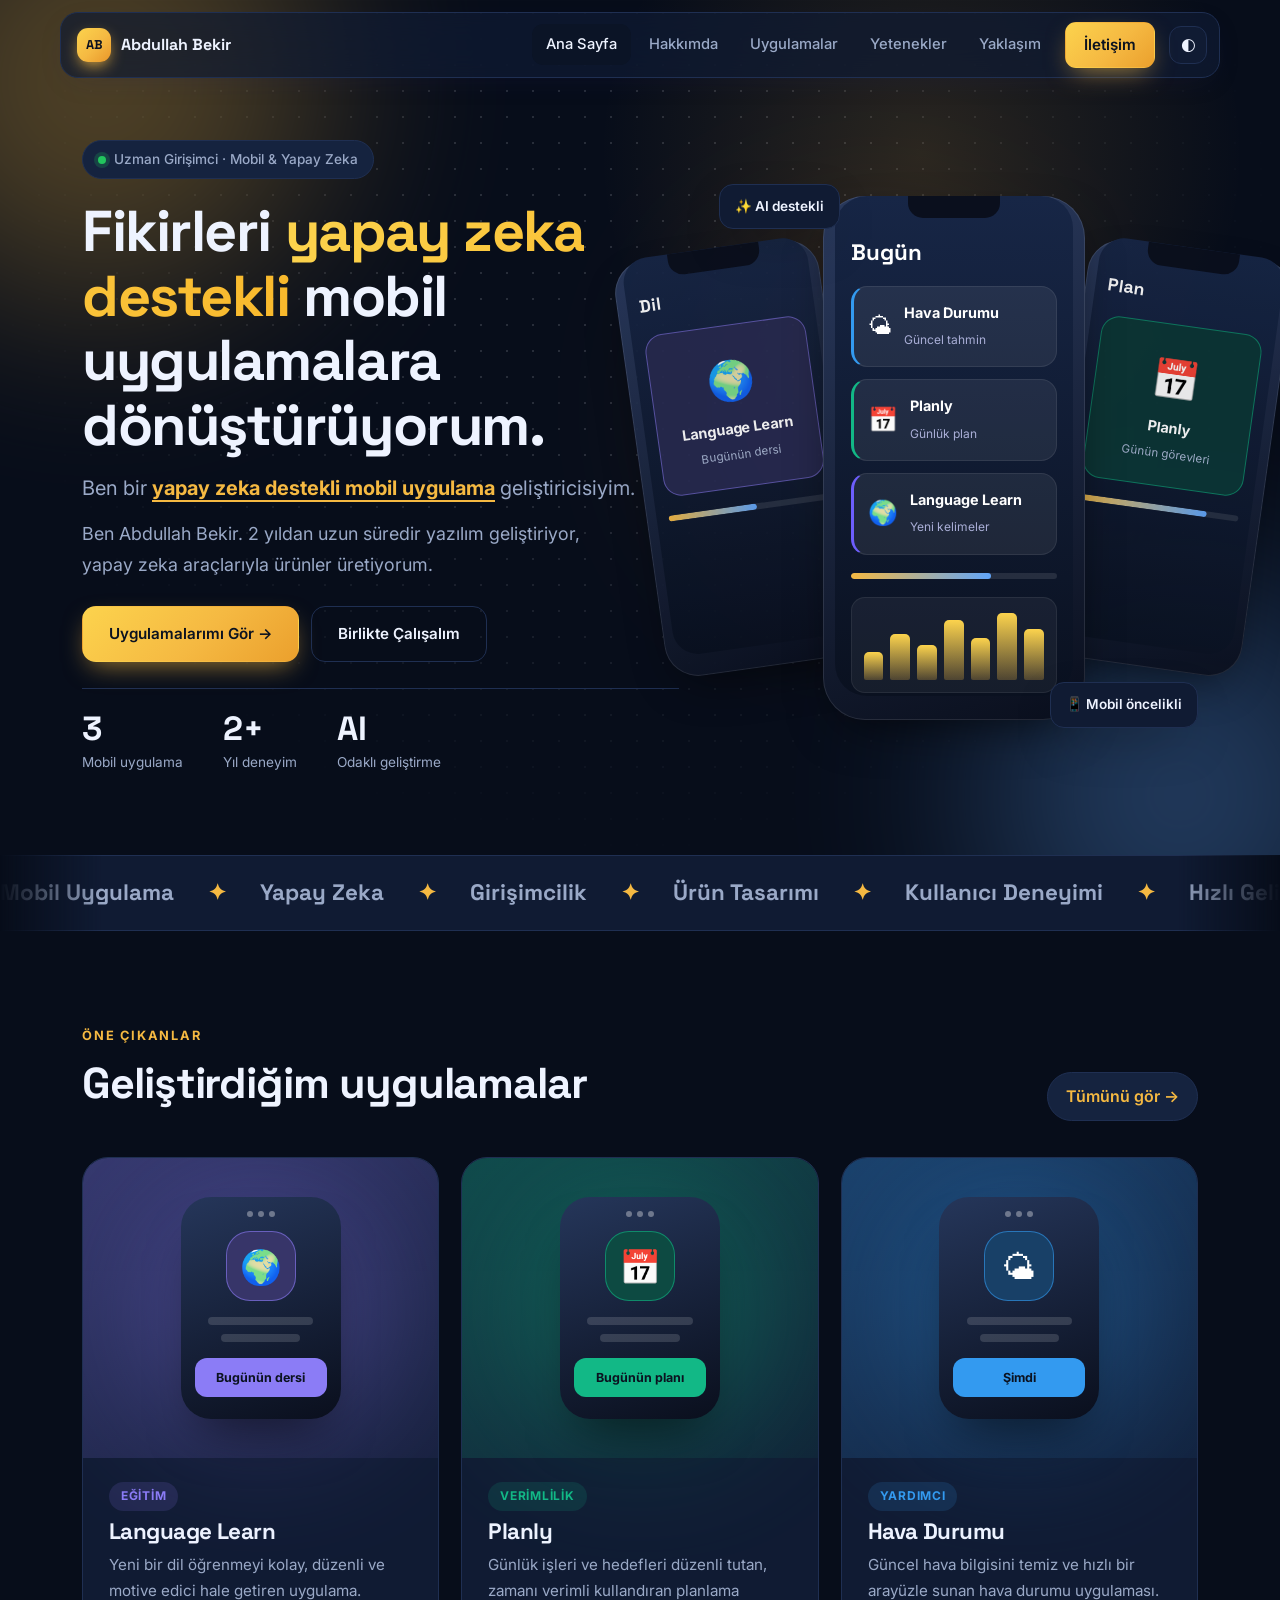
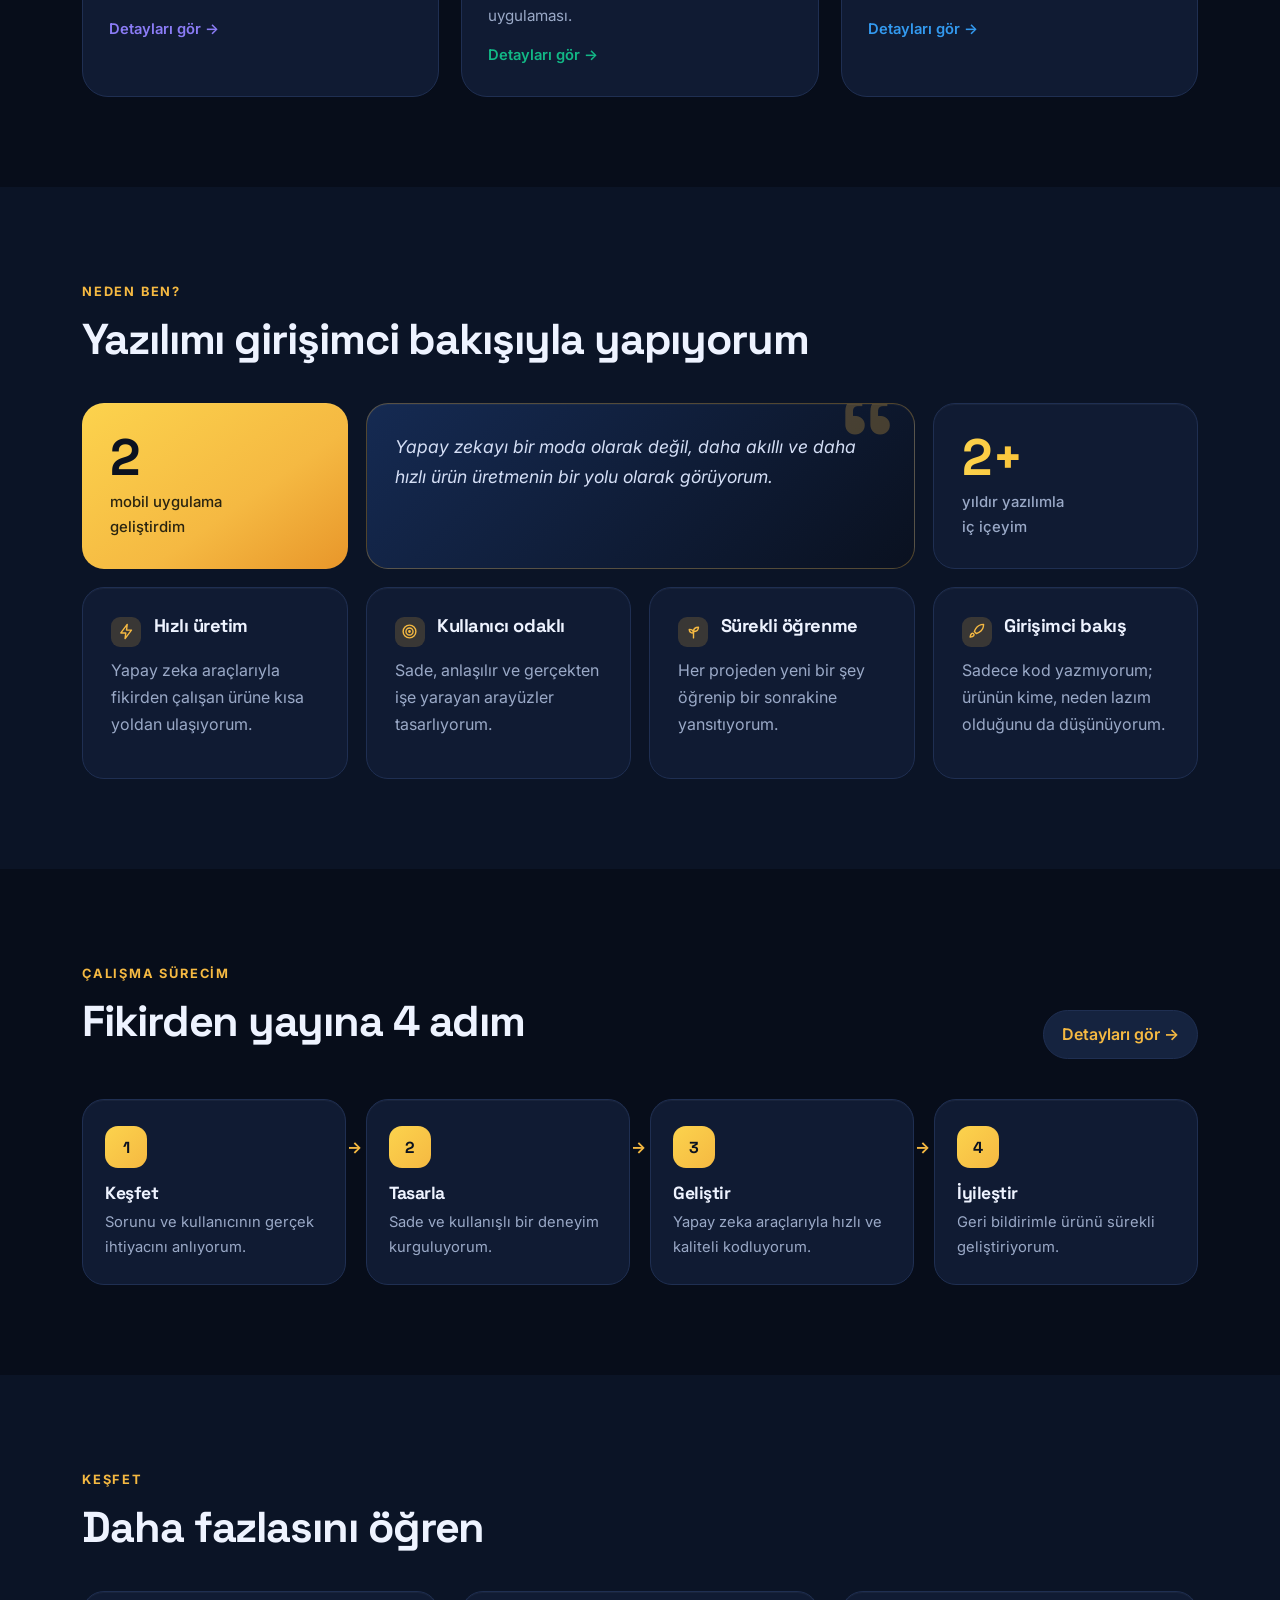
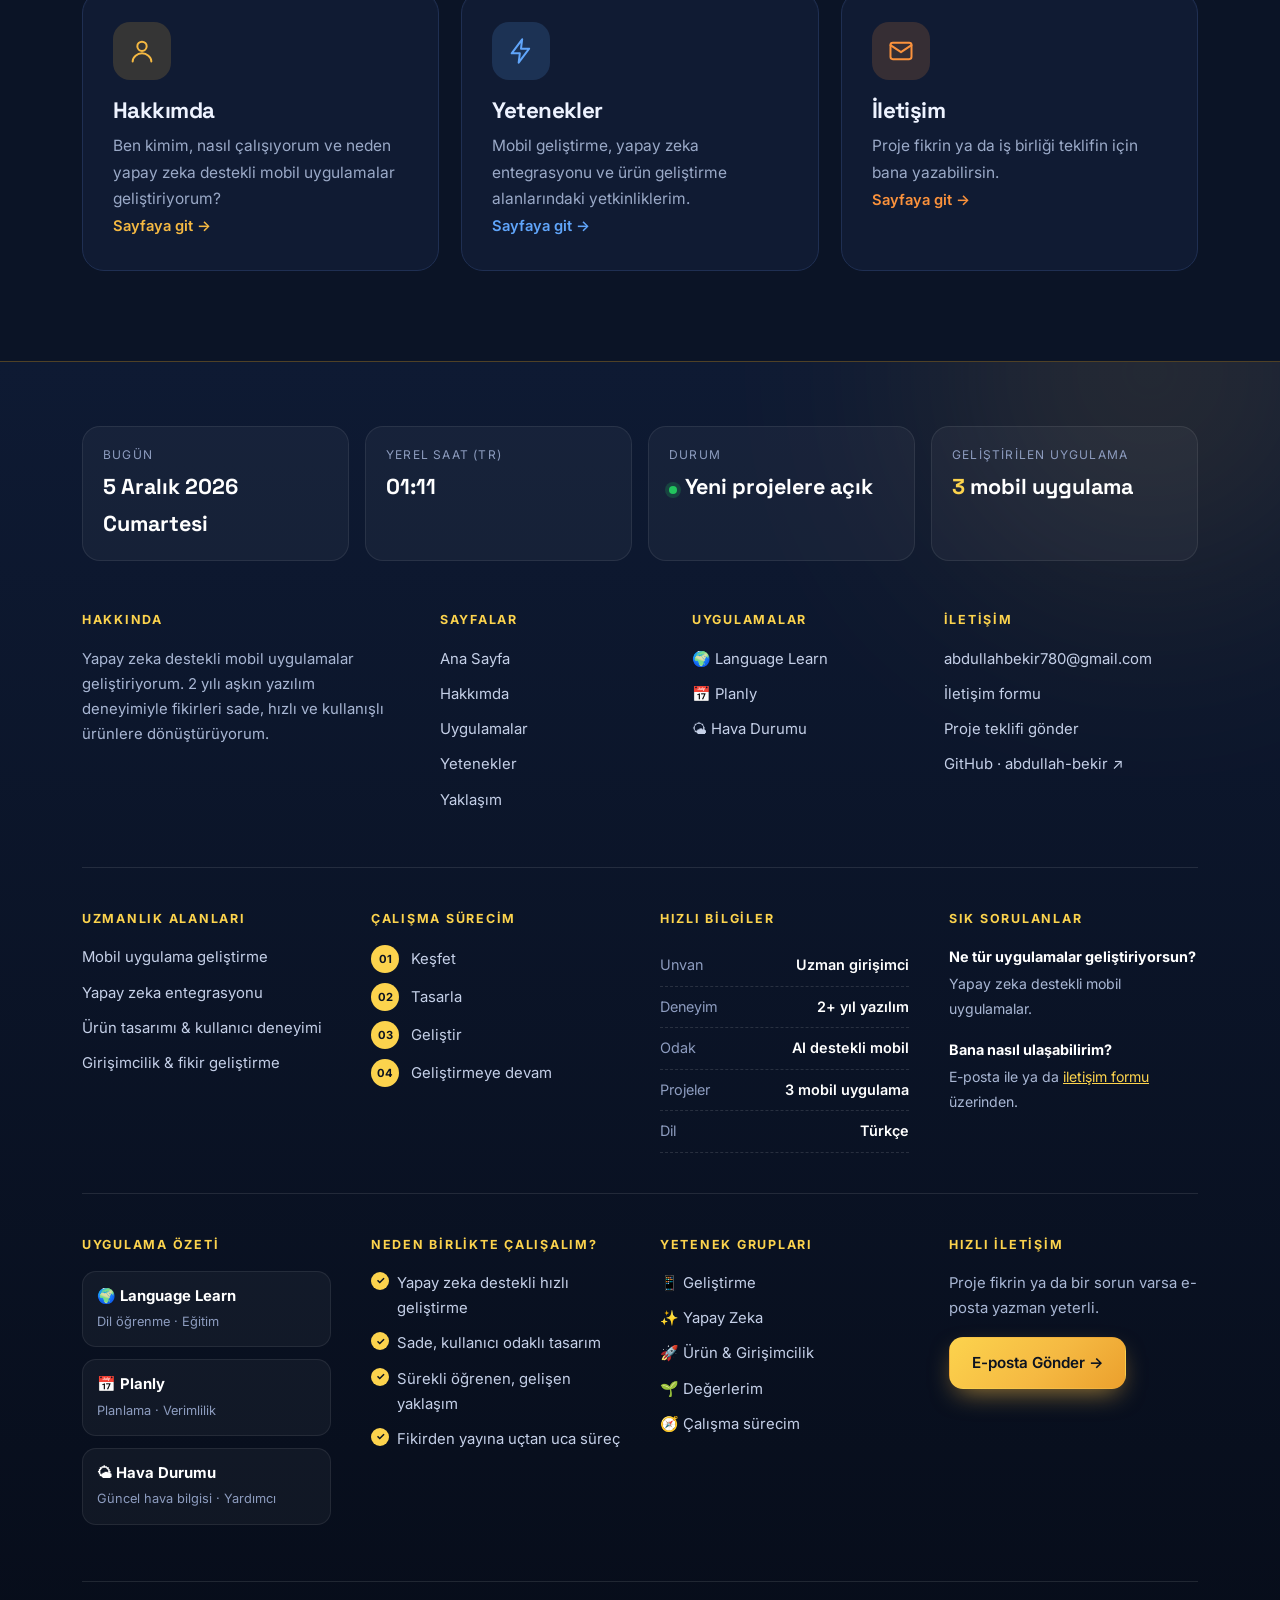
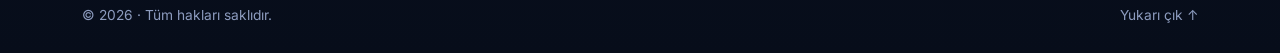
<file: index.html>
<!doctype html>
<html lang="tr">
<head>
<meta charset="utf-8">
<meta name="viewport" content="width=device-width, initial-scale=1">
<title>Abdullah Bekir · Yapay Zeka Destekli Mobil Uygulamalar</title>
<meta name="description" content="Abdullah Bekir: yapay zeka destekli mobil uygulamalar geliştiren uzman girişimci. Language Learn, Planly ve Hava Durumu uygulamaları.">
<meta name="theme-color" content="#070d1a">
<link rel="icon" href="data:image/svg+xml,<svg xmlns='http://www.w3.org/2000/svg' viewBox='0 0 100 100'><rect width='100' height='100' rx='24' fill='%23f5b942'/><text x='50' y='67' font-size='56' text-anchor='middle' fill='%230b1220' font-family='Arial' font-weight='700'>AB</text></svg>">
<link rel="preconnect" href="https://fonts.googleapis.com">
<link rel="preconnect" href="https://fonts.gstatic.com" crossorigin>
<link href="https://fonts.googleapis.com/css2?family=Inter:wght@400;500;600;700;800&family=Space+Grotesk:wght@500;700&display=swap" rel="stylesheet">
<script>try{document.documentElement.dataset.theme=localStorage.getItem('theme')||'dark'}catch(e){document.documentElement.dataset.theme='dark'}</script>
<link rel="stylesheet" href="style.css">
</head>
<body>

<header class="nav"><div class="nav-in">
  <a href="index.html" class="brand"><span class="logo">AB</span> Abdullah Bekir</a>
  <nav class="links" id="links" aria-label="Ana menü">
    <a href="index.html" class="active">Ana Sayfa</a>
    <a href="hakkimda.html">Hakkımda</a>
    <a href="uygulamalar.html">Uygulamalar</a>
    <a href="yetenekler.html">Yetenekler</a>
    <a href="yaklasim.html">Yaklaşım</a>
    <a href="iletisim.html" class="btn">İletişim</a>
  </nav>
  <button class="theme" id="theme" aria-label="Temayı değiştir">◐</button>
  <button class="burger" id="burger" aria-label="Menüyü aç" aria-expanded="false"><span></span><span></span></button>
</div></header>

<main>
<section class="hero">
  <div class="gridbg"></div><div class="glow g1"></div><div class="glow g2"></div><div class="glow g3"></div>
  <div class="wrap hero-grid">
    <div>
      <span class="pill reveal"><i></i> Uzman Girişimci · Mobil &amp; Yapay Zeka</span>
      <h1 class="reveal">Fikirleri <span class="grad">yapay zeka destekli</span> mobil uygulamalara dönüştürüyorum.</h1>
      <p class="rotator-line reveal">Ben bir <b class="rotator" id="rotator">yapay zeka destekli mobil uygulama</b> geliştiricisiyim.</p>
      <p class="lead reveal">Ben Abdullah Bekir. 2 yıldan uzun süredir yazılım geliştiriyor, yapay zeka araçlarıyla ürünler üretiyorum.</p>
      <div class="cta reveal">
        <a href="uygulamalar.html" class="btn">Uygulamalarımı Gör →</a>
        <a href="iletisim.html" class="btn btn-ghost">Birlikte Çalışalım</a>
      </div>
      <ul class="stats reveal">
        <li><b data-count="3">0</b><span>Mobil uygulama</span></li>
        <li><b data-count="2" data-suffix="+">0</b><span>Yıl deneyim</span></li>
        <li><b>AI</b><span>Odaklı geliştirme</span></li>
      </ul>
    </div>

    <div class="hero-visual hero-phones reveal" aria-hidden="true">
      <div class="ph-side ph-l"><div class="phone sm">
        <div class="notch"></div>
        <div class="screen">
          <div class="s-title">Dil</div>
          <div class="s-big" style="--c:#8b7cf6"><span>🌍</span><b>Language Learn</b><small>Bugünün dersi</small></div>
          <div class="s-bar"><i style="width:55%"></i></div>
        </div>
      </div></div>

      <div class="ph-main"><div class="phone">
        <div class="notch"></div>
        <div class="screen">
          <div class="s-title">Bugün</div>
          <div class="s-card c1"><span>🌤</span><div><b>Hava Durumu</b><small>Güncel tahmin</small></div></div>
          <div class="s-card c2"><span>📅</span><div><b>Planly</b><small>Günlük plan</small></div></div>
          <div class="s-card c3"><span>🌍</span><div><b>Language Learn</b><small>Yeni kelimeler</small></div></div>
          <div class="s-bar"><i></i></div>
          <div class="s-chart"><i style="--h:40%"></i><i style="--h:65%"></i><i style="--h:50%"></i><i style="--h:85%"></i><i style="--h:60%"></i><i style="--h:95%"></i><i style="--h:72%"></i></div>
        </div>
      </div></div>

      <div class="ph-side ph-r"><div class="phone sm">
        <div class="notch"></div>
        <div class="screen">
          <div class="s-title">Plan</div>
          <div class="s-big" style="--c:#12b886"><span>📅</span><b>Planly</b><small>Günün görevleri</small></div>
          <div class="s-bar"><i style="width:80%"></i></div>
        </div>
      </div></div>

      <div class="chip ch1">✨ AI destekli</div>
      <div class="chip ch2">📱 Mobil öncelikli</div>
    </div>
  </div>
</section>

<div class="marquee" aria-hidden="true">
  <div class="marquee-track">
    <span>Mobil Uygulama</span><span>✦</span><span>Yapay Zeka</span><span>✦</span><span>Girişimcilik</span><span>✦</span><span>Ürün Tasarımı</span><span>✦</span><span>Kullanıcı Deneyimi</span><span>✦</span><span>Hızlı Geliştirme</span><span>✦</span>
    <span>Mobil Uygulama</span><span>✦</span><span>Yapay Zeka</span><span>✦</span><span>Girişimcilik</span><span>✦</span><span>Ürün Tasarımı</span><span>✦</span><span>Kullanıcı Deneyimi</span><span>✦</span><span>Hızlı Geliştirme</span><span>✦</span>
  </div>
</div>

<section class="section">
  <div class="wrap">
    <div class="sec-head">
      <div>
        <span class="eyebrow">Öne çıkanlar</span>
        <h2>Geliştirdiğim uygulamalar</h2>
      </div>
      <a class="link-all" href="uygulamalar.html">Tümünü gör →</a>
    </div>

    <div class="tiles">
      <a class="tile reveal" href="uygulamalar.html" style="--c:#8b7cf6">
        <div class="show-art"><div class="mini"><div class="m-top"><i></i><i></i><i></i></div><div class="m-emoji">🌍</div><div class="m-line w80"></div><div class="m-line w60"></div><div class="m-pill">Bugünün dersi</div></div></div>
        <div class="tile-body"><span class="badge">Eğitim</span><h3>Language Learn</h3><p>Yeni bir dil öğrenmeyi kolay, düzenli ve motive edici hale getiren uygulama.</p><span class="more">Detayları gör →</span></div>
      </a>
      <a class="tile reveal" href="uygulamalar.html" style="--c:#12b886">
        <div class="show-art"><div class="mini"><div class="m-top"><i></i><i></i><i></i></div><div class="m-emoji">📅</div><div class="m-line w80"></div><div class="m-line w60"></div><div class="m-pill">Bugünün planı</div></div></div>
        <div class="tile-body"><span class="badge">Verimlilik</span><h3>Planly</h3><p>Günlük işleri ve hedefleri düzenli tutan, zamanı verimli kullandıran planlama uygulaması.</p><span class="more">Detayları gör →</span></div>
      </a>
      <a class="tile reveal" href="uygulamalar.html" style="--c:#339af0">
        <div class="show-art"><div class="mini"><div class="m-top"><i></i><i></i><i></i></div><div class="m-emoji">🌤</div><div class="m-line w80"></div><div class="m-line w60"></div><div class="m-pill">Şimdi</div></div></div>
        <div class="tile-body"><span class="badge">Yardımcı</span><h3>Hava Durumu</h3><p>Güncel hava bilgisini temiz ve hızlı bir arayüzle sunan hava durumu uygulaması.</p><span class="more">Detayları gör →</span></div>
      </a>
    </div>
  </div>
</section>

<section class="section alt">
  <div class="wrap">
    <span class="eyebrow">Neden ben?</span>
    <h2>Yazılımı girişimci bakışıyla yapıyorum</h2>

    <div class="bento">
      <div class="b-card b-stat reveal"><b data-count="3">0</b><span>mobil uygulama<br>geliştirdim</span></div>
      <div class="b-card b-quote reveal">
        <span class="qmark">“</span>
        <p>Yapay zekayı bir moda olarak değil, daha akıllı ve daha hızlı ürün üretmenin bir yolu olarak görüyorum.</p>
      </div>
      <div class="b-card b-stat alt reveal"><b data-count="2" data-suffix="+">0</b><span>yıldır yazılımla<br>iç içeyim</span></div>
      <div class="b-card reveal"><h3><span class="h-ico"><svg viewBox="0 0 24 24" aria-hidden="true"><path d="M13 2 4 14h7l-1 8 9-12h-7z"/></svg></span> Hızlı üretim</h3><p>Yapay zeka araçlarıyla fikirden çalışan ürüne kısa yoldan ulaşıyorum.</p></div>
      <div class="b-card reveal"><h3><span class="h-ico"><svg viewBox="0 0 24 24" aria-hidden="true"><circle cx="12" cy="12" r="9"/><circle cx="12" cy="12" r="5"/><circle cx="12" cy="12" r="1"/></svg></span> Kullanıcı odaklı</h3><p>Sade, anlaşılır ve gerçekten işe yarayan arayüzler tasarlıyorum.</p></div>
      <div class="b-card reveal"><h3><span class="h-ico"><svg viewBox="0 0 24 24" aria-hidden="true"><path d="M12 21v-9"/><path d="M12 12c0-4 3-6 7-6 0 4-3 6-7 6z"/><path d="M12 14c0-3-2-5-6-5 0 3 2 5 6 5z"/></svg></span> Sürekli öğrenme</h3><p>Her projeden yeni bir şey öğrenip bir sonrakine yansıtıyorum.</p></div>
      <div class="b-card reveal"><h3><span class="h-ico"><svg viewBox="0 0 24 24" aria-hidden="true"><path d="M5 15c-1.5 1.3-2 5-2 5s3.7-.5 5-2c.7-.8.7-2.1-.1-2.9a2.2 2.2 0 0 0-2.9-.1z"/><path d="M12 15l-3-3a22 22 0 0 1 2-3.9A12.9 12.9 0 0 1 22 2c0 2.7-.8 7.5-6 11a22 22 0 0 1-4 2z"/></svg></span> Girişimci bakış</h3><p>Sadece kod yazmıyorum; ürünün kime, neden lazım olduğunu da düşünüyorum.</p></div>
    </div>
  </div>
</section>

<section class="section">
  <div class="wrap">
    <div class="sec-head">
      <div>
        <span class="eyebrow">Çalışma sürecim</span>
        <h2>Fikirden yayına 4 adım</h2>
      </div>
      <a class="link-all" href="yaklasim.html">Detayları gör →</a>
    </div>
    <div class="journey">
      <div class="j-item reveal"><i>1</i><div><h3>Keşfet</h3><p>Sorunu ve kullanıcının gerçek ihtiyacını anlıyorum.</p></div></div>
      <div class="j-item reveal"><i>2</i><div><h3>Tasarla</h3><p>Sade ve kullanışlı bir deneyim kurguluyorum.</p></div></div>
      <div class="j-item reveal"><i>3</i><div><h3>Geliştir</h3><p>Yapay zeka araçlarıyla hızlı ve kaliteli kodluyorum.</p></div></div>
      <div class="j-item reveal"><i>4</i><div><h3>İyileştir</h3><p>Geri bildirimle ürünü sürekli geliştiriyorum.</p></div></div>
    </div>
  </div>
</section>

<section class="section alt">
  <div class="wrap">
    <span class="eyebrow">Keşfet</span>
    <h2>Daha fazlasını öğren</h2>
    <div class="cards">
      <a class="card reveal" href="hakkimda.html" style="--c:#f5b942"><div class="ico"><svg viewBox="0 0 24 24" aria-hidden="true"><circle cx="12" cy="8" r="4"/><path d="M4 21c0-4 4-7 8-7s8 3 8 7"/></svg></div><h3>Hakkımda</h3><p>Ben kimim, nasıl çalışıyorum ve neden yapay zeka destekli mobil uygulamalar geliştiriyorum?</p><span class="more">Sayfaya git →</span></a>
      <a class="card reveal" href="yetenekler.html" style="--c:#60a5fa"><div class="ico"><svg viewBox="0 0 24 24" aria-hidden="true"><path d="M13 2 4 14h7l-1 8 9-12h-7z"/></svg></div><h3>Yetenekler</h3><p>Mobil geliştirme, yapay zeka entegrasyonu ve ürün geliştirme alanlarındaki yetkinliklerim.</p><span class="more">Sayfaya git →</span></a>
      <a class="card reveal" href="iletisim.html" style="--c:#fb923c"><div class="ico"><svg viewBox="0 0 24 24" aria-hidden="true"><rect x="3" y="5" width="18" height="14" rx="2"/><path d="m3 7 9 6 9-6"/></svg></div><h3>İletişim</h3><p>Proje fikrin ya da iş birliği teklifin için bana yazabilirsin.</p><span class="more">Sayfaya git →</span></a>
    </div>
  </div>
</section>
</main>

<footer class="footer">
  <div class="wrap">
    <div class="f-live">
      <div><small>Bugün</small><b id="f-date">—</b></div>
      <div><small>Yerel saat (TR)</small><b id="f-time">—</b></div>
      <div><small>Durum</small><b><span class="dot"></span>Yeni projelere açık</b></div>
      <div><small>Geliştirilen uygulama</small><b><em>3</em> mobil uygulama</b></div>
    </div>

    <div class="f-grid">
      <div>
        <h4>Hakkında</h4>
        <p>Yapay zeka destekli mobil uygulamalar geliştiriyorum. 2 yılı aşkın yazılım deneyimiyle fikirleri sade, hızlı ve kullanışlı ürünlere dönüştürüyorum.</p>
      </div>
      <div>
        <h4>Sayfalar</h4>
        <ul>
          <li><a href="index.html">Ana Sayfa</a></li>
          <li><a href="hakkimda.html">Hakkımda</a></li>
          <li><a href="uygulamalar.html">Uygulamalar</a></li>
          <li><a href="yetenekler.html">Yetenekler</a></li>
          <li><a href="yaklasim.html">Yaklaşım</a></li>
        </ul>
      </div>
      <div>
        <h4>Uygulamalar</h4>
        <ul>
          <li><a href="uygulamalar.html">🌍 Language Learn</a></li>
          <li><a href="uygulamalar.html">📅 Planly</a></li>
          <li><a href="uygulamalar.html">🌤 Hava Durumu</a></li>
        </ul>
      </div>
      <div>
        <h4>İletişim</h4>
        <ul>
          <li><a href="mailto:abdullahbekir780@gmail.com">abdullahbekir780@gmail.com</a></li>
          <li><a href="iletisim.html">İletişim formu</a></li>
          <li><a href="iletisim.html">Proje teklifi gönder</a></li>
          <li><a href="https://github.com/abdullah-bekir" target="_blank" rel="noopener">GitHub · abdullah-bekir ↗</a></li>
        </ul>
      </div>
    </div>

    <div class="f-grid f-grid2">
      <div>
        <h4>Uzmanlık alanları</h4>
        <ul>
          <li><a href="yetenekler.html">Mobil uygulama geliştirme</a></li>
          <li><a href="yetenekler.html">Yapay zeka entegrasyonu</a></li>
          <li><a href="yetenekler.html">Ürün tasarımı &amp; kullanıcı deneyimi</a></li>
          <li><a href="yetenekler.html">Girişimcilik &amp; fikir geliştirme</a></li>
        </ul>
      </div>
      <div>
        <h4>Çalışma sürecim</h4>
        <ul class="f-steps">
          <li><span>01</span> Keşfet</li>
          <li><span>02</span> Tasarla</li>
          <li><span>03</span> Geliştir</li>
          <li><span>04</span> Geliştirmeye devam</li>
        </ul>
      </div>
      <div>
        <h4>Hızlı bilgiler</h4>
        <dl class="f-facts">
          <div><dt>Unvan</dt><dd>Uzman girişimci</dd></div>
          <div><dt>Deneyim</dt><dd>2+ yıl yazılım</dd></div>
          <div><dt>Odak</dt><dd>AI destekli mobil</dd></div>
          <div><dt>Projeler</dt><dd>3 mobil uygulama</dd></div>
          <div><dt>Dil</dt><dd>Türkçe</dd></div>
        </dl>
      </div>
      <div>
        <h4>Sık sorulanlar</h4>
        <ul class="f-faq">
          <li><b>Ne tür uygulamalar geliştiriyorsun?</b><span>Yapay zeka destekli mobil uygulamalar.</span></li>
          <li><b>Bana nasıl ulaşabilirim?</b><span>E-posta ile ya da <a href="iletisim.html">iletişim formu</a> üzerinden.</span></li>
        </ul>
      </div>
    </div>
    <div class="f-grid f-grid2 f-grid3">
      <div>
        <h4>Uygulama özeti</h4>
        <ul class="f-apps">
          <li><a href="uygulamalar.html"><b>🌍 Language Learn</b><span>Dil öğrenme · Eğitim</span></a></li>
          <li><a href="uygulamalar.html"><b>📅 Planly</b><span>Planlama · Verimlilik</span></a></li>
          <li><a href="uygulamalar.html"><b>🌤 Hava Durumu</b><span>Güncel hava bilgisi · Yardımcı</span></a></li>
        </ul>
      </div>
      <div>
        <h4>Neden birlikte çalışalım?</h4>
        <ul class="f-checks">
          <li>Yapay zeka destekli hızlı geliştirme</li>
          <li>Sade, kullanıcı odaklı tasarım</li>
          <li>Sürekli öğrenen, gelişen yaklaşım</li>
          <li>Fikirden yayına uçtan uca süreç</li>
        </ul>
      </div>
      <div>
        <h4>Yetenek grupları</h4>
        <ul>
          <li><a href="yetenekler.html">📱 Geliştirme</a></li>
          <li><a href="yetenekler.html">✨ Yapay Zeka</a></li>
          <li><a href="yetenekler.html">🚀 Ürün &amp; Girişimcilik</a></li>
          <li><a href="hakkimda.html">🌱 Değerlerim</a></li>
          <li><a href="yaklasim.html">🧭 Çalışma sürecim</a></li>
        </ul>
      </div>
      <div>
        <h4>Hızlı iletişim</h4>
        <p>Proje fikrin ya da bir sorun varsa e-posta yazman yeterli.</p>
        <a class="btn f-btn" href="mailto:abdullahbekir780@gmail.com">E-posta Gönder →</a>
      </div>
    </div>
    <div class="f-bottom"><span>© <span id="year"></span> · Tüm hakları saklıdır.</span><a href="#">Yukarı çık ↑</a></div>
  </div>
</footer>
<script src="script.js"></script>
</body>
</html>
</file>
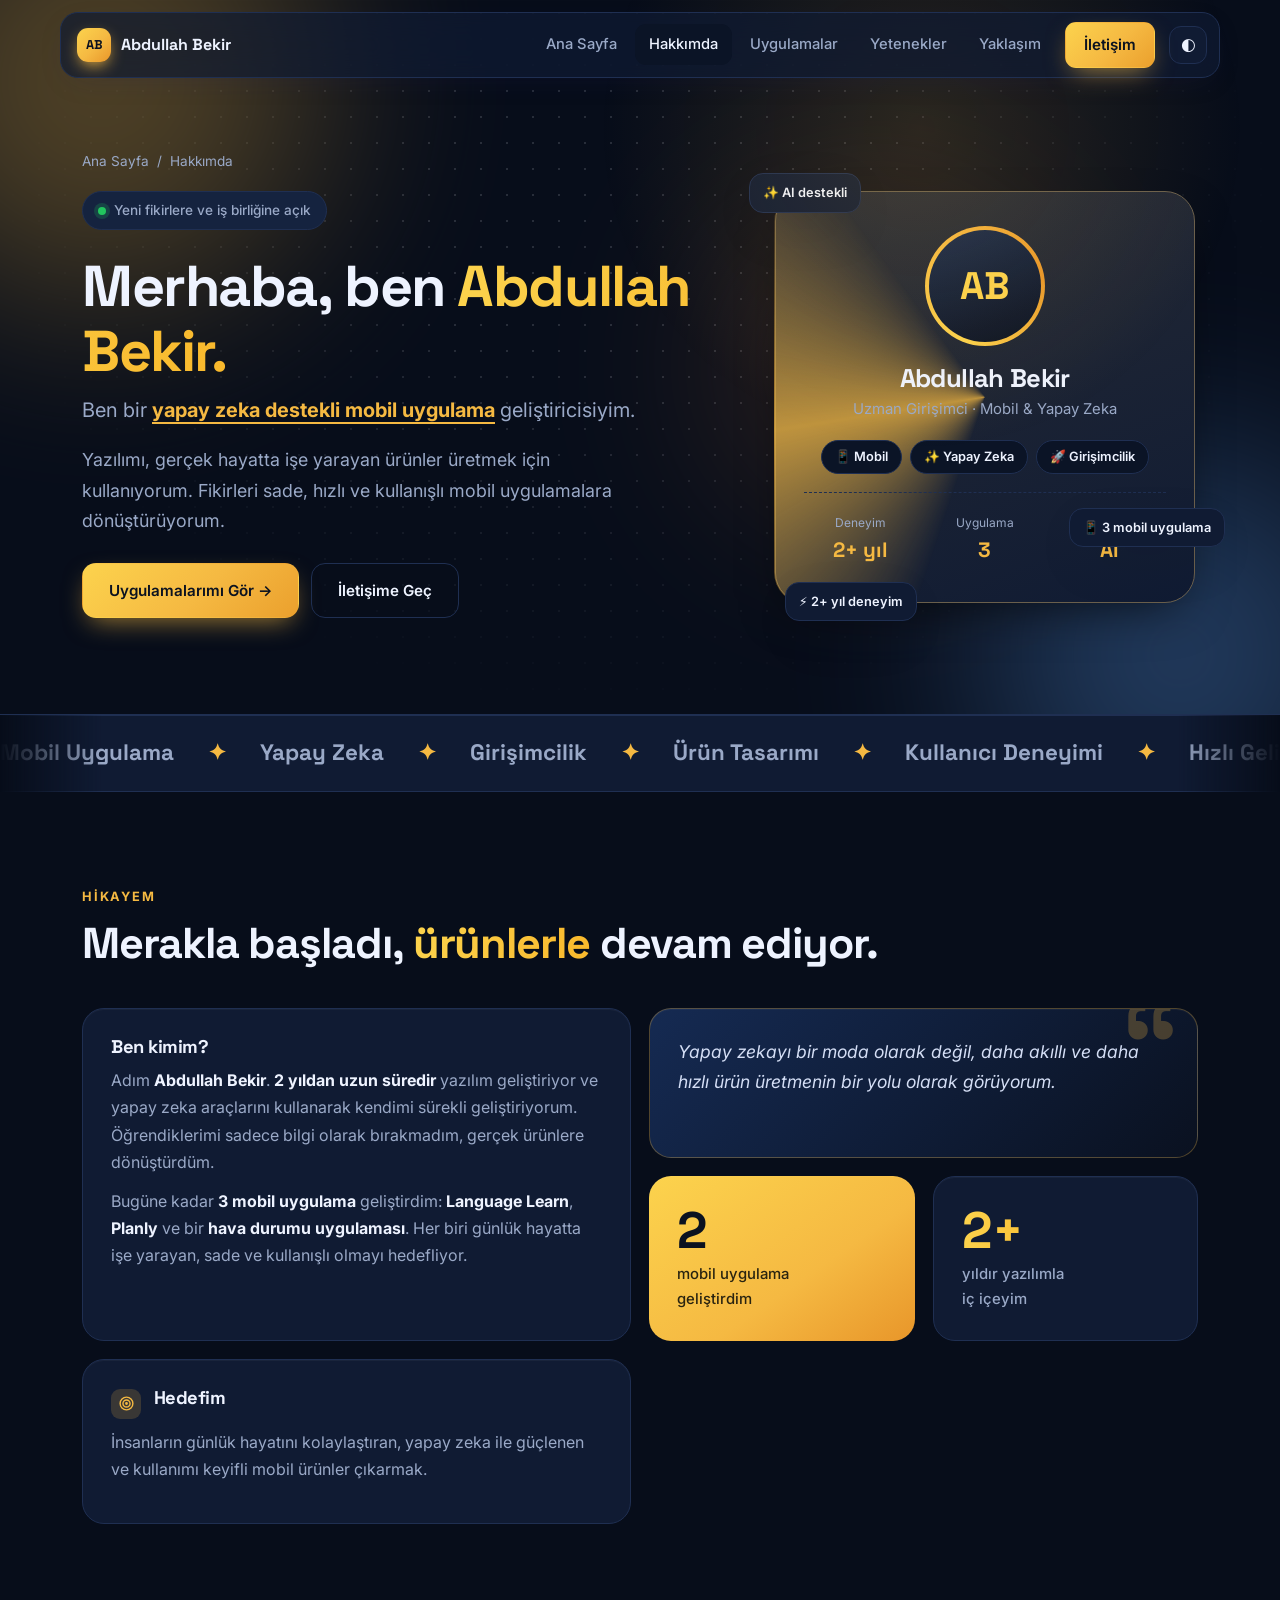
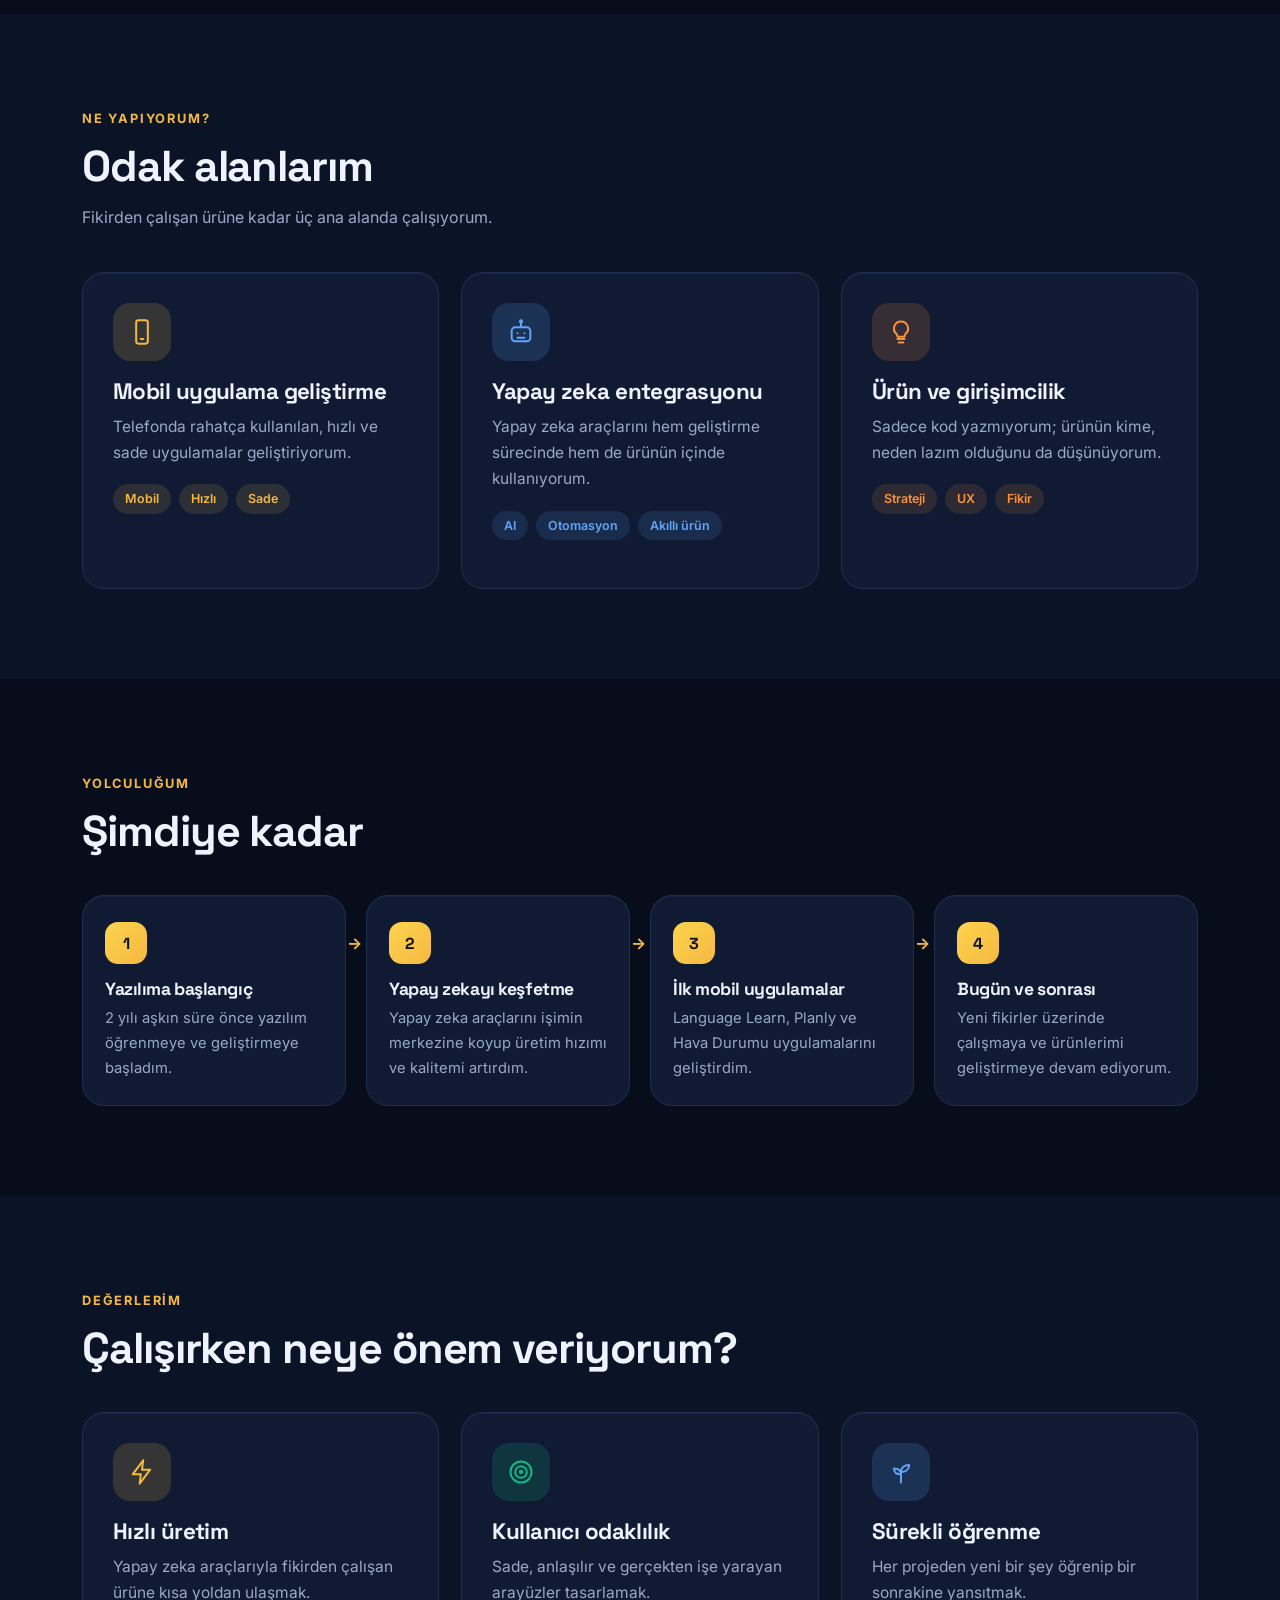
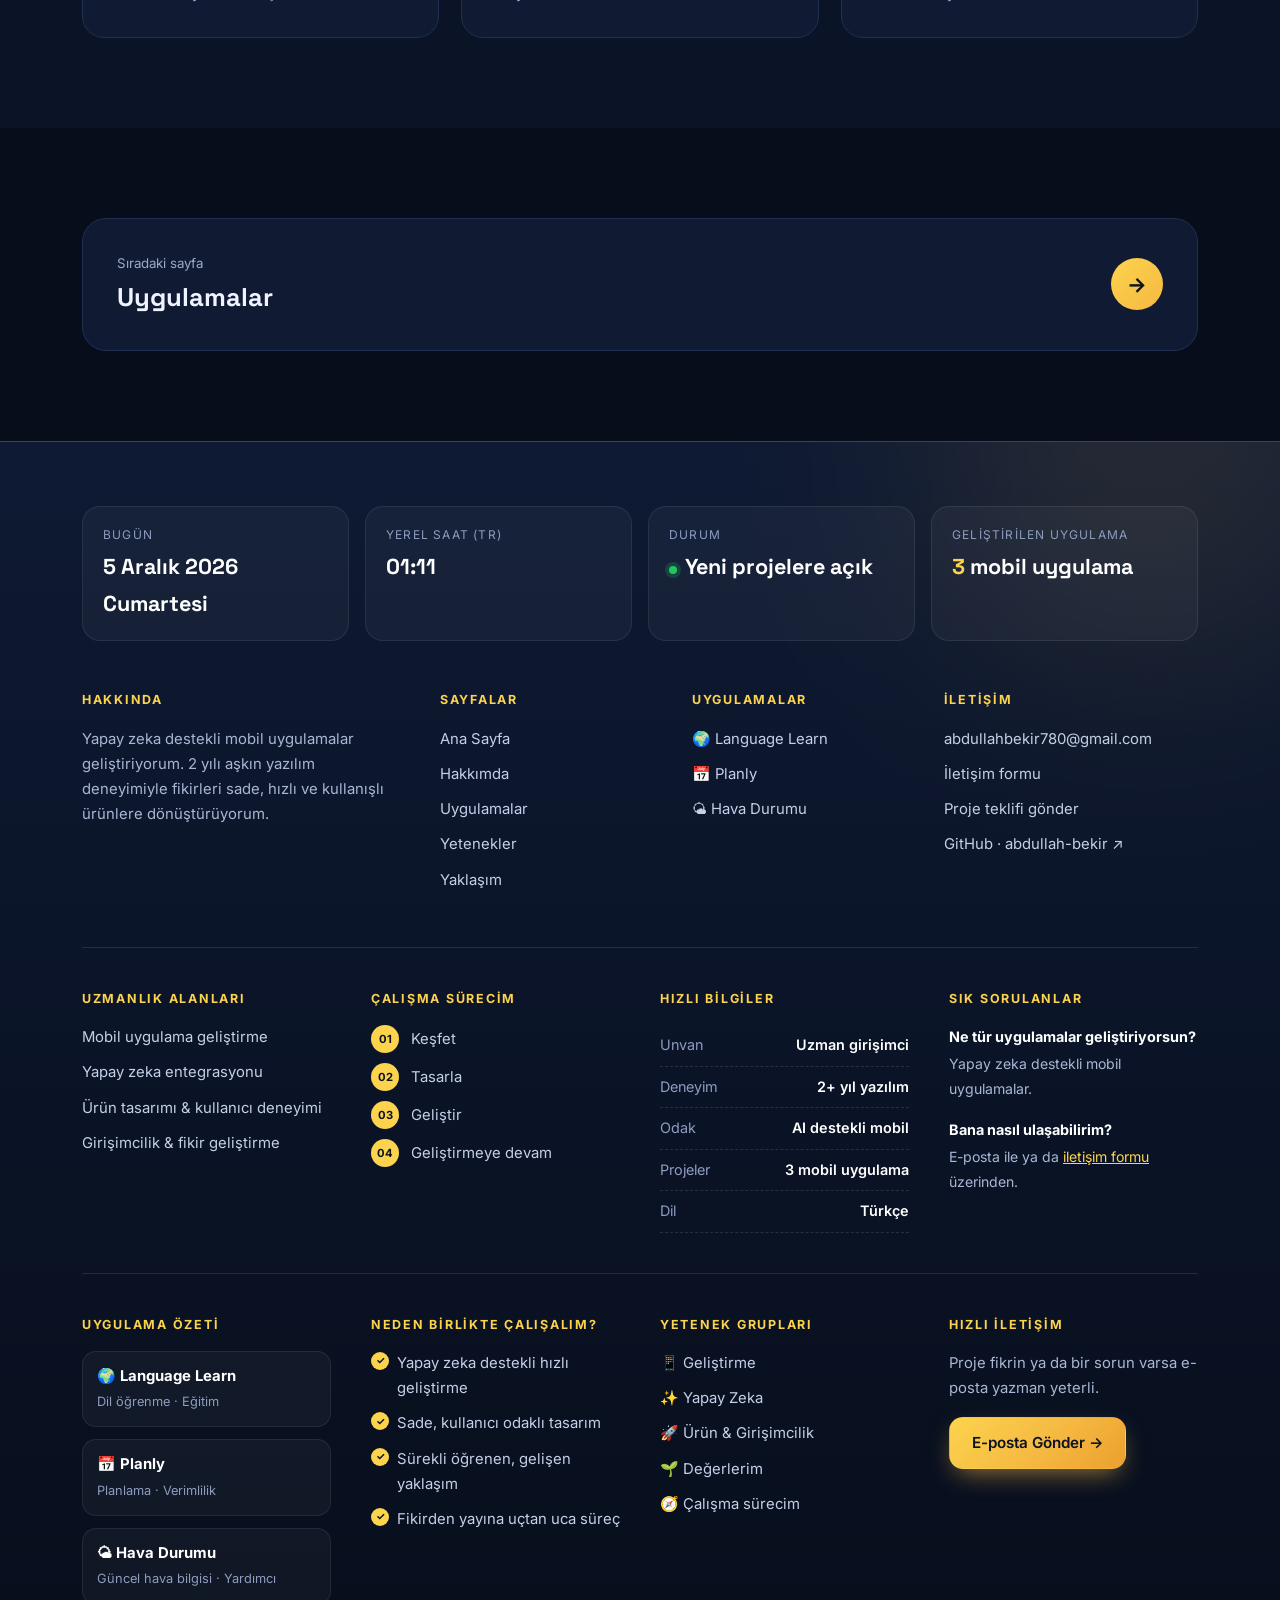
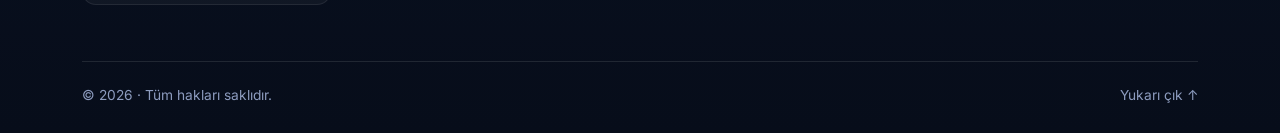
<file: hakkimda.html>
<!doctype html>
<html lang="tr">
<head>
<meta charset="utf-8">
<meta name="viewport" content="width=device-width, initial-scale=1">
<title>Hakkımda · Abdullah Bekir</title>
<meta name="description" content="Abdullah Bekir kimdir? 2 yıldan fazla yazılım deneyimi olan, yapay zeka destekli mobil uygulamalar geliştiren girişimci.">
<meta name="theme-color" content="#070d1a">
<link rel="icon" href="data:image/svg+xml,<svg xmlns='http://www.w3.org/2000/svg' viewBox='0 0 100 100'><rect width='100' height='100' rx='24' fill='%23f5b942'/><text x='50' y='67' font-size='56' text-anchor='middle' fill='%230b1220' font-family='Arial' font-weight='700'>AB</text></svg>">
<link rel="preconnect" href="https://fonts.googleapis.com">
<link rel="preconnect" href="https://fonts.gstatic.com" crossorigin>
<link href="https://fonts.googleapis.com/css2?family=Inter:wght@400;500;600;700;800&family=Space+Grotesk:wght@500;700&display=swap" rel="stylesheet">
<script>try{document.documentElement.dataset.theme=localStorage.getItem('theme')||'dark'}catch(e){document.documentElement.dataset.theme='dark'}</script>
<link rel="stylesheet" href="style.css">
</head>
<body>

<header class="nav"><div class="nav-in">
  <a href="index.html" class="brand"><span class="logo">AB</span> Abdullah Bekir</a>
  <nav class="links" id="links" aria-label="Ana menü">
    <a href="index.html">Ana Sayfa</a>
    <a href="hakkimda.html" class="active">Hakkımda</a>
    <a href="uygulamalar.html">Uygulamalar</a>
    <a href="yetenekler.html">Yetenekler</a>
    <a href="yaklasim.html">Yaklaşım</a>
    <a href="iletisim.html" class="btn">İletişim</a>
  </nav>
  <button class="theme" id="theme" aria-label="Temayı değiştir">◐</button>
  <button class="burger" id="burger" aria-label="Menüyü aç" aria-expanded="false"><span></span><span></span></button>
</div></header>

<main>
<section class="page-hero about-hero">
  <div class="gridbg"></div><div class="glow g1"></div><div class="glow g2"></div><div class="glow g3"></div>
  <div class="wrap about-grid">
    <div>
      <div class="crumbs"><a href="index.html">Ana Sayfa</a> <span>/</span> <span>Hakkımda</span></div>
      <span class="pill"><i></i> Yeni fikirlere ve iş birliğine açık</span>
      <h1>Merhaba, ben <span class="grad">Abdullah Bekir.</span></h1>
      <p class="rotator-line">Ben bir <b class="rotator" id="rotator">yapay zeka destekli mobil uygulama</b> geliştiricisiyim.</p>
      <p class="lead">Yazılımı, gerçek hayatta işe yarayan ürünler üretmek için kullanıyorum. Fikirleri sade, hızlı ve kullanışlı mobil uygulamalara dönüştürüyorum.</p>
      <div class="cta">
        <a href="uygulamalar.html" class="btn">Uygulamalarımı Gör →</a>
        <a href="iletisim.html" class="btn btn-ghost">İletişime Geç</a>
      </div>
    </div>

    <div class="profile-wrap reveal">
      <aside class="profile tilt" aria-label="Profil kartı">
        <div class="avatar"><span>AB</span></div>
        <h3>Abdullah Bekir</h3>
        <p class="role">Uzman Girişimci · Mobil &amp; Yapay Zeka</p>
        <ul class="chips">
          <li>📱 Mobil</li><li>✨ Yapay Zeka</li><li>🚀 Girişimcilik</li>
        </ul>
        <dl class="p-facts">
          <div><dt>Deneyim</dt><dd>2+ yıl</dd></div>
          <div><dt>Uygulama</dt><dd>3</dd></div>
          <div><dt>Odak</dt><dd>AI</dd></div>
        </dl>
      </aside>
      <div class="chip ch1">✨ AI destekli</div>
      <div class="chip ch2">📱 3 mobil uygulama</div>
      <div class="chip ch3">⚡ 2+ yıl deneyim</div>
    </div>
  </div>
</section>

<div class="marquee" aria-hidden="true">
  <div class="marquee-track">
    <span>Mobil Uygulama</span><span>✦</span><span>Yapay Zeka</span><span>✦</span><span>Girişimcilik</span><span>✦</span><span>Ürün Tasarımı</span><span>✦</span><span>Kullanıcı Deneyimi</span><span>✦</span><span>Hızlı Geliştirme</span><span>✦</span>
    <span>Mobil Uygulama</span><span>✦</span><span>Yapay Zeka</span><span>✦</span><span>Girişimcilik</span><span>✦</span><span>Ürün Tasarımı</span><span>✦</span><span>Kullanıcı Deneyimi</span><span>✦</span><span>Hızlı Geliştirme</span><span>✦</span>
  </div>
</div>

<section class="section">
  <div class="wrap">
    <span class="eyebrow">Hikayem</span>
    <h2>Merakla başladı, <span class="grad">ürünlerle</span> devam ediyor.</h2>

    <div class="bento">
      <div class="b-card b-story reveal">
        <h3>Ben kimim?</h3>
        <p>Adım <b>Abdullah Bekir</b>. <b>2 yıldan uzun süredir</b> yazılım geliştiriyor ve yapay zeka araçlarını kullanarak kendimi sürekli geliştiriyorum. Öğrendiklerimi sadece bilgi olarak bırakmadım, gerçek ürünlere dönüştürdüm.</p>
        <p>Bugüne kadar <b>3 mobil uygulama</b> geliştirdim: <b>Language Learn</b>, <b>Planly</b> ve bir <b>hava durumu uygulaması</b>. Her biri günlük hayatta işe yarayan, sade ve kullanışlı olmayı hedefliyor.</p>
      </div>

      <div class="b-card b-quote reveal">
        <span class="qmark">“</span>
        <p>Yapay zekayı bir moda olarak değil, daha akıllı ve daha hızlı ürün üretmenin bir yolu olarak görüyorum.</p>
      </div>

      <div class="b-card b-stat reveal">
        <b data-count="3">0</b>
        <span>mobil uygulama<br>geliştirdim</span>
      </div>

      <div class="b-card b-stat alt reveal">
        <b data-count="2" data-suffix="+">0</b>
        <span>yıldır yazılımla<br>iç içeyim</span>
      </div>

      <div class="b-card b-goal reveal">
        <h3><span class="h-ico"><svg viewBox="0 0 24 24" aria-hidden="true"><circle cx="12" cy="12" r="9"/><circle cx="12" cy="12" r="5"/><circle cx="12" cy="12" r="1"/></svg></span> Hedefim</h3>
        <p>İnsanların günlük hayatını kolaylaştıran, yapay zeka ile güçlenen ve kullanımı keyifli mobil ürünler çıkarmak.</p>
      </div>
    </div>
  </div>
</section>

<section class="section alt">
  <div class="wrap">
    <span class="eyebrow">Ne yapıyorum?</span>
    <h2>Odak alanlarım</h2>
    <p class="sub">Fikirden çalışan ürüne kadar üç ana alanda çalışıyorum.</p>
    <div class="cards">
      <div class="card reveal" style="--c:#f5b942"><div class="ico"><svg viewBox="0 0 24 24" aria-hidden="true"><rect x="7" y="2" width="10" height="20" rx="2"/><path d="M11 18h2"/></svg></div><h3>Mobil uygulama geliştirme</h3><p>Telefonda rahatça kullanılan, hızlı ve sade uygulamalar geliştiriyorum.</p><ul class="tags"><li>Mobil</li><li>Hızlı</li><li>Sade</li></ul></div>
      <div class="card reveal" style="--c:#60a5fa"><div class="ico"><svg viewBox="0 0 24 24" aria-hidden="true"><rect x="4" y="8" width="16" height="12" rx="3"/><path d="M12 8V4M9 13h.01M15 13h.01M9 17h6"/><circle cx="12" cy="3" r="1"/></svg></div><h3>Yapay zeka entegrasyonu</h3><p>Yapay zeka araçlarını hem geliştirme sürecinde hem de ürünün içinde kullanıyorum.</p><ul class="tags"><li>AI</li><li>Otomasyon</li><li>Akıllı ürün</li></ul></div>
      <div class="card reveal" style="--c:#fb923c"><div class="ico"><svg viewBox="0 0 24 24" aria-hidden="true"><path d="M9 18h6M10 21h4M12 3a6 6 0 0 0-4 10.5c.8.8 1 1.5 1 2.5h6c0-1 .2-1.7 1-2.5A6 6 0 0 0 12 3z"/></svg></div><h3>Ürün ve girişimcilik</h3><p>Sadece kod yazmıyorum; ürünün kime, neden lazım olduğunu da düşünüyorum.</p><ul class="tags"><li>Strateji</li><li>UX</li><li>Fikir</li></ul></div>
    </div>
  </div>
</section>

<section class="section">
  <div class="wrap">
    <span class="eyebrow">Yolculuğum</span>
    <h2>Şimdiye kadar</h2>
    <div class="journey">
      <div class="j-item reveal"><i>1</i><div><h3>Yazılıma başlangıç</h3><p>2 yılı aşkın süre önce yazılım öğrenmeye ve geliştirmeye başladım.</p></div></div>
      <div class="j-item reveal"><i>2</i><div><h3>Yapay zekayı keşfetme</h3><p>Yapay zeka araçlarını işimin merkezine koyup üretim hızımı ve kalitemi artırdım.</p></div></div>
      <div class="j-item reveal"><i>3</i><div><h3>İlk mobil uygulamalar</h3><p>Language Learn, Planly ve Hava Durumu uygulamalarını geliştirdim.</p></div></div>
      <div class="j-item reveal"><i>4</i><div><h3>Bugün ve sonrası</h3><p>Yeni fikirler üzerinde çalışmaya ve ürünlerimi geliştirmeye devam ediyorum.</p></div></div>
    </div>
  </div>
</section>

<section class="section alt">
  <div class="wrap">
    <span class="eyebrow">Değerlerim</span>
    <h2>Çalışırken neye önem veriyorum?</h2>
    <div class="cards">
      <div class="card reveal" style="--c:#f5b942"><div class="ico"><svg viewBox="0 0 24 24" aria-hidden="true"><path d="M13 2 4 14h7l-1 8 9-12h-7z"/></svg></div><h3>Hızlı üretim</h3><p>Yapay zeka araçlarıyla fikirden çalışan ürüne kısa yoldan ulaşmak.</p></div>
      <div class="card reveal" style="--c:#12b886"><div class="ico"><svg viewBox="0 0 24 24" aria-hidden="true"><circle cx="12" cy="12" r="9"/><circle cx="12" cy="12" r="5"/><circle cx="12" cy="12" r="1"/></svg></div><h3>Kullanıcı odaklılık</h3><p>Sade, anlaşılır ve gerçekten işe yarayan arayüzler tasarlamak.</p></div>
      <div class="card reveal" style="--c:#60a5fa"><div class="ico"><svg viewBox="0 0 24 24" aria-hidden="true"><path d="M12 21v-9"/><path d="M12 12c0-4 3-6 7-6 0 4-3 6-7 6z"/><path d="M12 14c0-3-2-5-6-5 0 3 2 5 6 5z"/></svg></div><h3>Sürekli öğrenme</h3><p>Her projeden yeni bir şey öğrenip bir sonrakine yansıtmak.</p></div>
    </div>
  </div>
</section>

<section class="section">
  <div class="wrap">
    <a class="next reveal" href="uygulamalar.html">
      <div><small>Sıradaki sayfa</small><b>Uygulamalar</b></div>
      <span class="arrow">→</span>
    </a>
  </div>
</section>
</main>

<footer class="footer">
  <div class="wrap">
    <div class="f-live">
      <div><small>Bugün</small><b id="f-date">—</b></div>
      <div><small>Yerel saat (TR)</small><b id="f-time">—</b></div>
      <div><small>Durum</small><b><span class="dot"></span>Yeni projelere açık</b></div>
      <div><small>Geliştirilen uygulama</small><b><em>3</em> mobil uygulama</b></div>
    </div>

    <div class="f-grid">
      <div>
        <h4>Hakkında</h4>
        <p>Yapay zeka destekli mobil uygulamalar geliştiriyorum. 2 yılı aşkın yazılım deneyimiyle fikirleri sade, hızlı ve kullanışlı ürünlere dönüştürüyorum.</p>
      </div>
      <div>
        <h4>Sayfalar</h4>
        <ul>
          <li><a href="index.html">Ana Sayfa</a></li>
          <li><a href="hakkimda.html">Hakkımda</a></li>
          <li><a href="uygulamalar.html">Uygulamalar</a></li>
          <li><a href="yetenekler.html">Yetenekler</a></li>
          <li><a href="yaklasim.html">Yaklaşım</a></li>
        </ul>
      </div>
      <div>
        <h4>Uygulamalar</h4>
        <ul>
          <li><a href="uygulamalar.html">🌍 Language Learn</a></li>
          <li><a href="uygulamalar.html">📅 Planly</a></li>
          <li><a href="uygulamalar.html">🌤 Hava Durumu</a></li>
        </ul>
      </div>
      <div>
        <h4>İletişim</h4>
        <ul>
          <li><a href="mailto:abdullahbekir780@gmail.com">abdullahbekir780@gmail.com</a></li>
          <li><a href="iletisim.html">İletişim formu</a></li>
          <li><a href="iletisim.html">Proje teklifi gönder</a></li>
          <li><a href="https://github.com/abdullah-bekir" target="_blank" rel="noopener">GitHub · abdullah-bekir ↗</a></li>
        </ul>
      </div>
    </div>

    <div class="f-grid f-grid2">
      <div>
        <h4>Uzmanlık alanları</h4>
        <ul>
          <li><a href="yetenekler.html">Mobil uygulama geliştirme</a></li>
          <li><a href="yetenekler.html">Yapay zeka entegrasyonu</a></li>
          <li><a href="yetenekler.html">Ürün tasarımı &amp; kullanıcı deneyimi</a></li>
          <li><a href="yetenekler.html">Girişimcilik &amp; fikir geliştirme</a></li>
        </ul>
      </div>
      <div>
        <h4>Çalışma sürecim</h4>
        <ul class="f-steps">
          <li><span>01</span> Keşfet</li>
          <li><span>02</span> Tasarla</li>
          <li><span>03</span> Geliştir</li>
          <li><span>04</span> Geliştirmeye devam</li>
        </ul>
      </div>
      <div>
        <h4>Hızlı bilgiler</h4>
        <dl class="f-facts">
          <div><dt>Unvan</dt><dd>Uzman girişimci</dd></div>
          <div><dt>Deneyim</dt><dd>2+ yıl yazılım</dd></div>
          <div><dt>Odak</dt><dd>AI destekli mobil</dd></div>
          <div><dt>Projeler</dt><dd>3 mobil uygulama</dd></div>
          <div><dt>Dil</dt><dd>Türkçe</dd></div>
        </dl>
      </div>
      <div>
        <h4>Sık sorulanlar</h4>
        <ul class="f-faq">
          <li><b>Ne tür uygulamalar geliştiriyorsun?</b><span>Yapay zeka destekli mobil uygulamalar.</span></li>
          <li><b>Bana nasıl ulaşabilirim?</b><span>E-posta ile ya da <a href="iletisim.html">iletişim formu</a> üzerinden.</span></li>
        </ul>
      </div>
    </div>
    <div class="f-grid f-grid2 f-grid3">
      <div>
        <h4>Uygulama özeti</h4>
        <ul class="f-apps">
          <li><a href="uygulamalar.html"><b>🌍 Language Learn</b><span>Dil öğrenme · Eğitim</span></a></li>
          <li><a href="uygulamalar.html"><b>📅 Planly</b><span>Planlama · Verimlilik</span></a></li>
          <li><a href="uygulamalar.html"><b>🌤 Hava Durumu</b><span>Güncel hava bilgisi · Yardımcı</span></a></li>
        </ul>
      </div>
      <div>
        <h4>Neden birlikte çalışalım?</h4>
        <ul class="f-checks">
          <li>Yapay zeka destekli hızlı geliştirme</li>
          <li>Sade, kullanıcı odaklı tasarım</li>
          <li>Sürekli öğrenen, gelişen yaklaşım</li>
          <li>Fikirden yayına uçtan uca süreç</li>
        </ul>
      </div>
      <div>
        <h4>Yetenek grupları</h4>
        <ul>
          <li><a href="yetenekler.html">📱 Geliştirme</a></li>
          <li><a href="yetenekler.html">✨ Yapay Zeka</a></li>
          <li><a href="yetenekler.html">🚀 Ürün &amp; Girişimcilik</a></li>
          <li><a href="hakkimda.html">🌱 Değerlerim</a></li>
          <li><a href="yaklasim.html">🧭 Çalışma sürecim</a></li>
        </ul>
      </div>
      <div>
        <h4>Hızlı iletişim</h4>
        <p>Proje fikrin ya da bir sorun varsa e-posta yazman yeterli.</p>
        <a class="btn f-btn" href="mailto:abdullahbekir780@gmail.com">E-posta Gönder →</a>
      </div>
    </div>
    <div class="f-bottom"><span>© <span id="year"></span> · Tüm hakları saklıdır.</span><a href="#">Yukarı çık ↑</a></div>
  </div>
</footer>
<script src="script.js"></script>
</body>
</html>
</file>
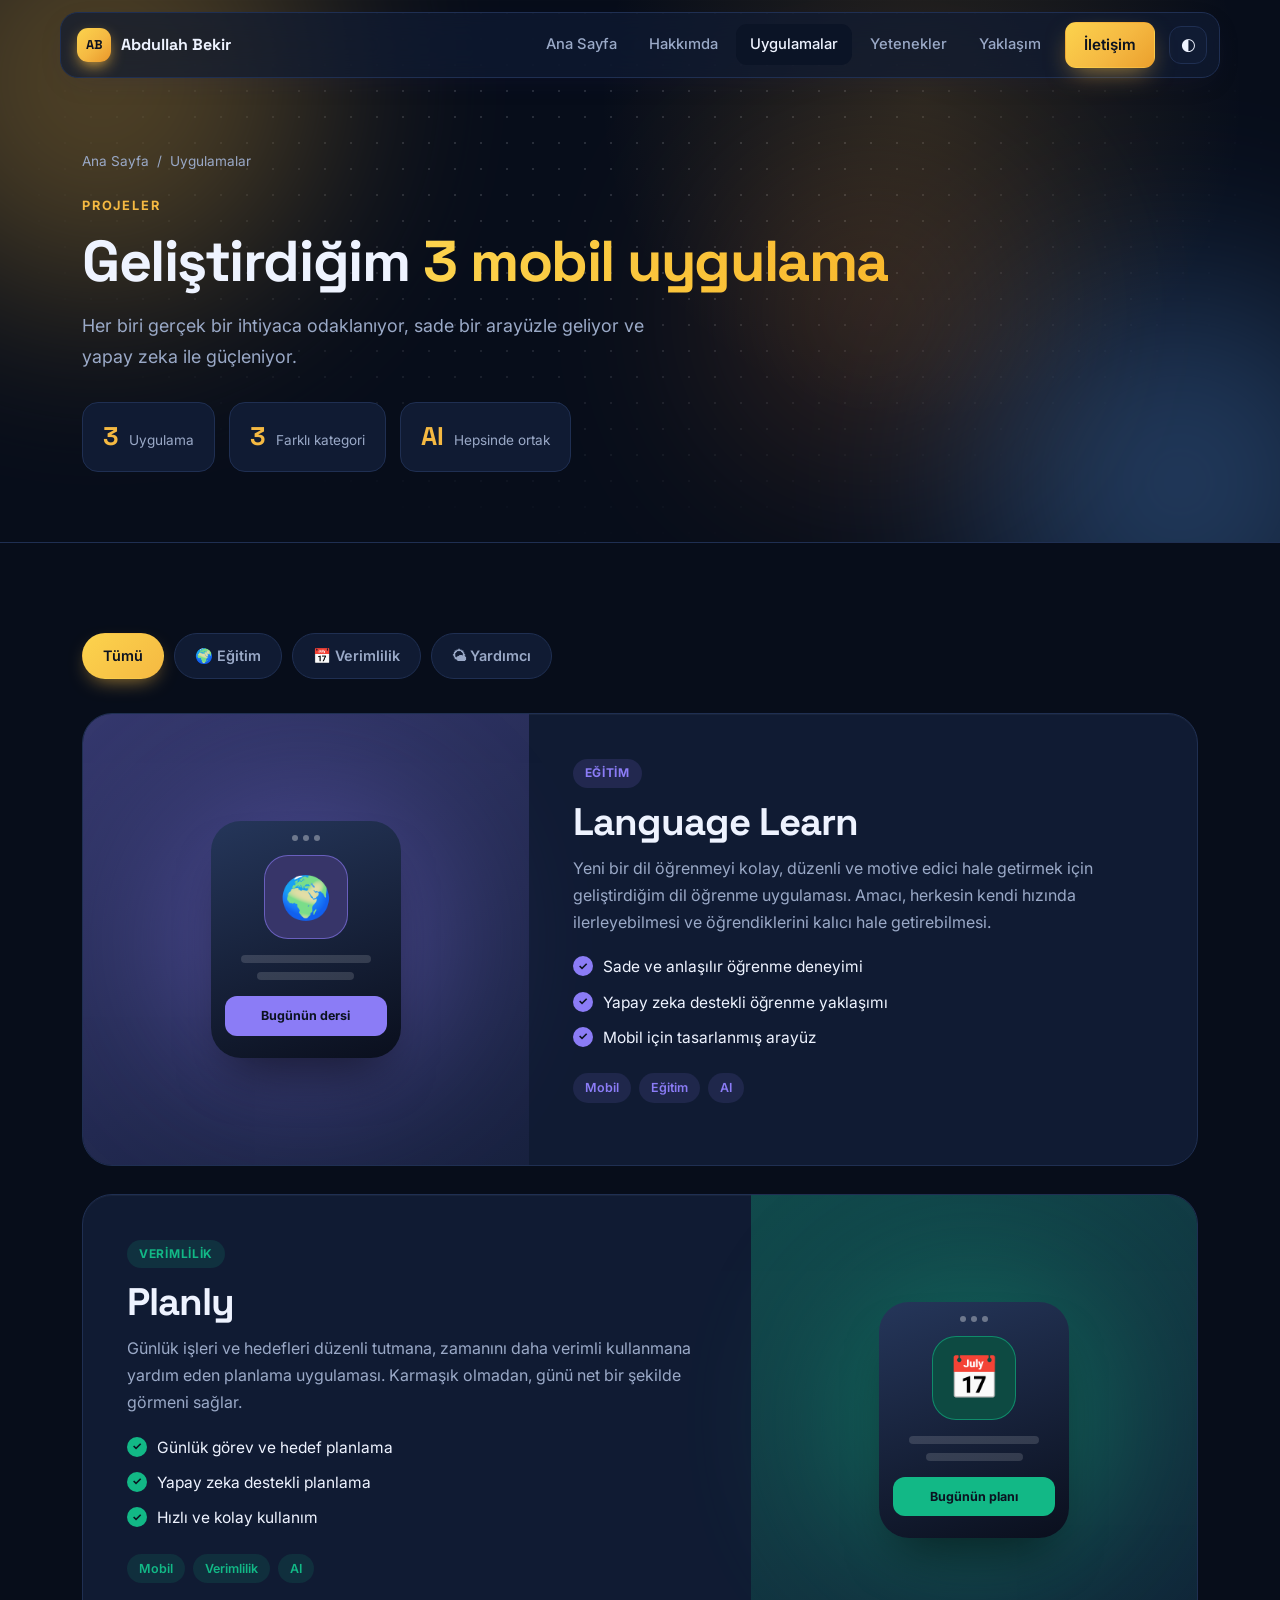
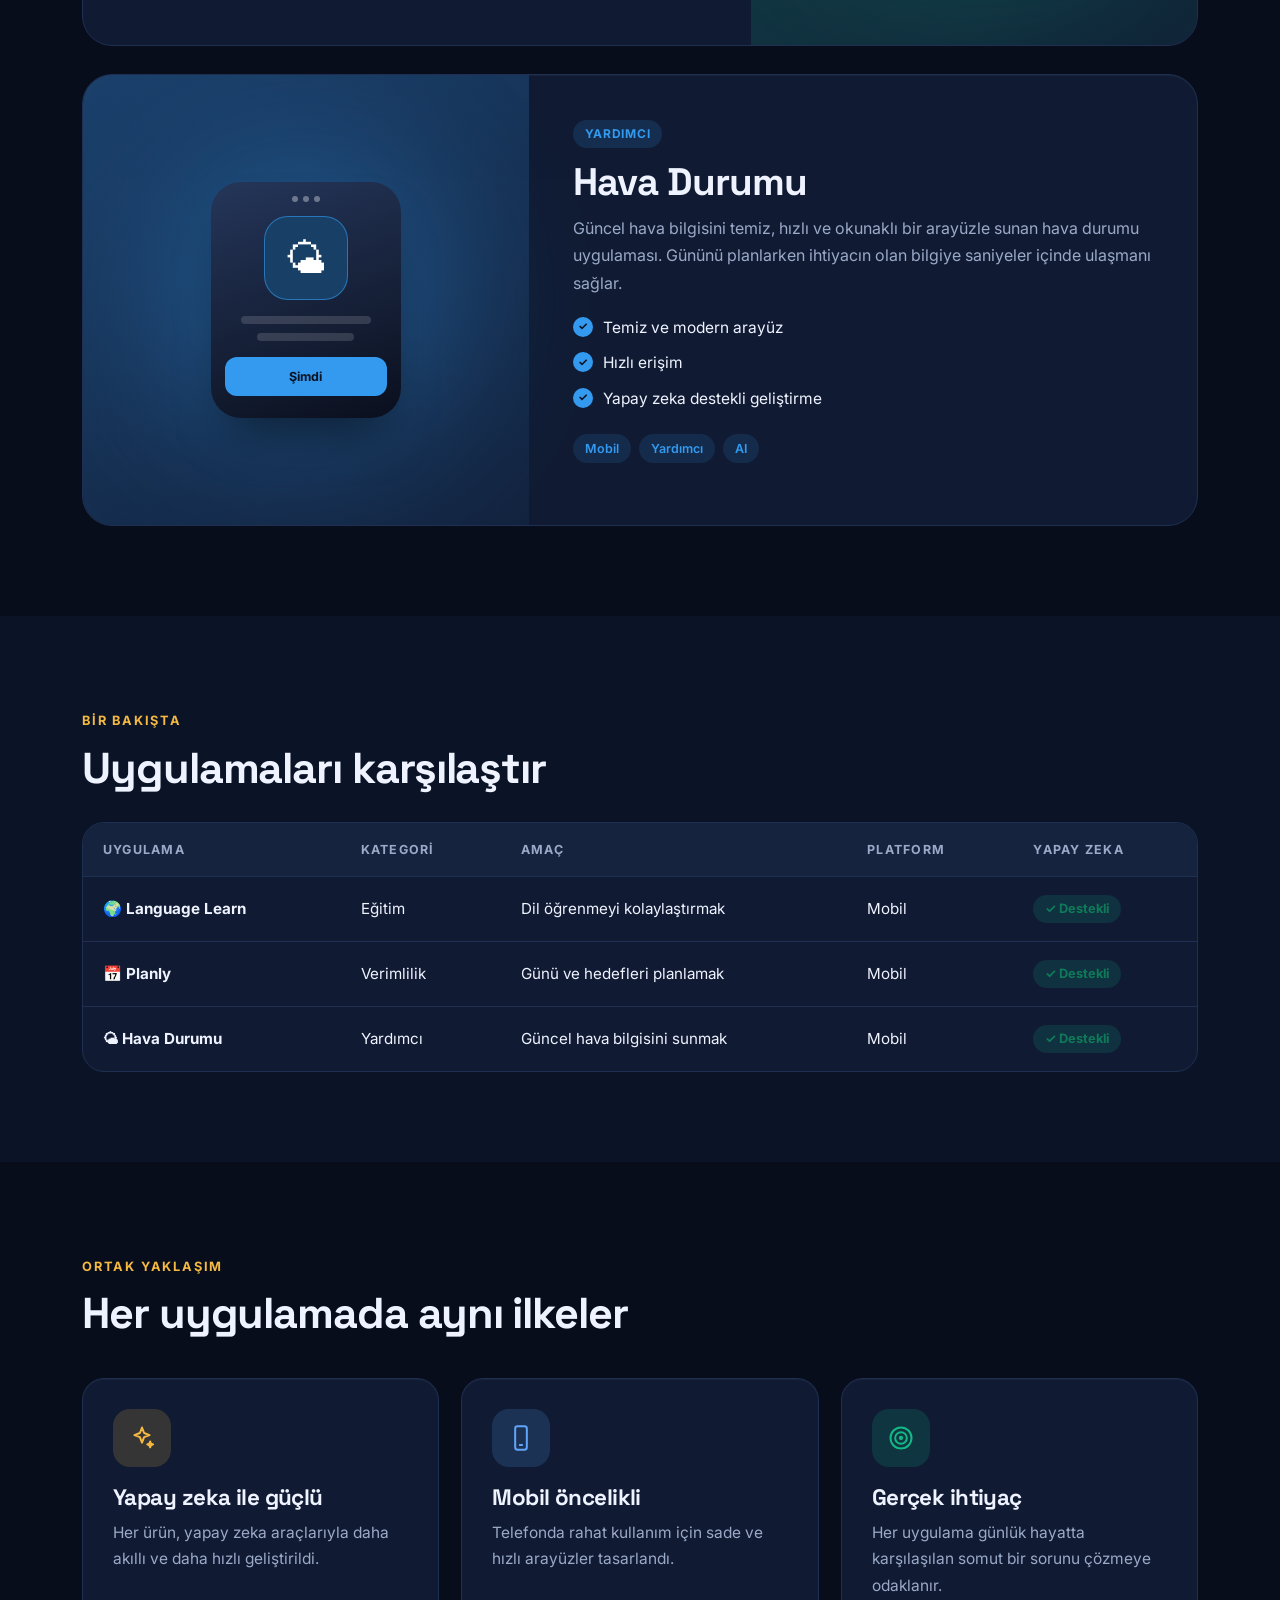
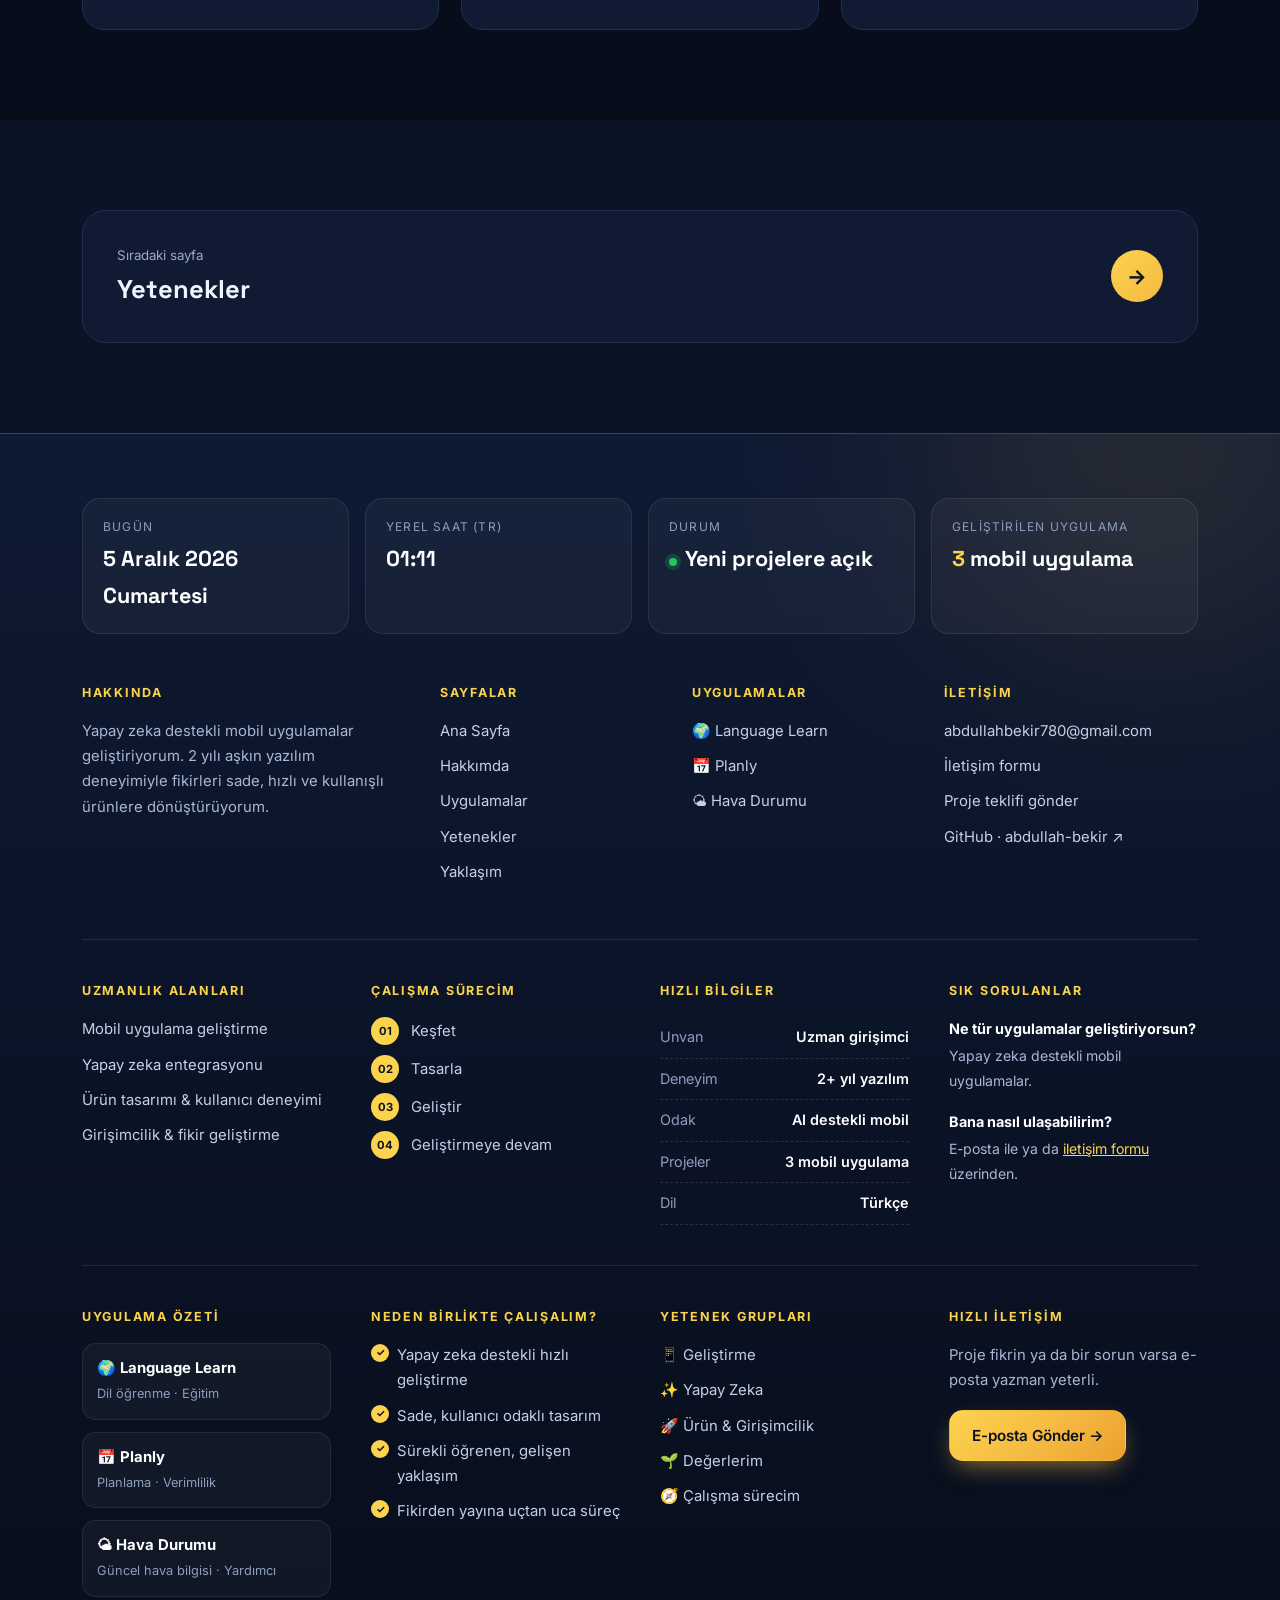
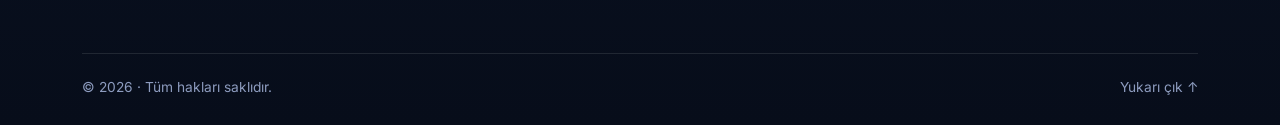
<file: uygulamalar.html>
<!doctype html>
<html lang="tr">
<head>
<meta charset="utf-8">
<meta name="viewport" content="width=device-width, initial-scale=1">
<title>Uygulamalar · Abdullah Bekir</title>
<meta name="description" content="Abdullah Bekir'in geliştirdiği mobil uygulamalar: Language Learn, Planly ve Hava Durumu.">
<meta name="theme-color" content="#070d1a">
<link rel="icon" href="data:image/svg+xml,<svg xmlns='http://www.w3.org/2000/svg' viewBox='0 0 100 100'><rect width='100' height='100' rx='24' fill='%23f5b942'/><text x='50' y='67' font-size='56' text-anchor='middle' fill='%230b1220' font-family='Arial' font-weight='700'>AB</text></svg>">
<link rel="preconnect" href="https://fonts.googleapis.com">
<link rel="preconnect" href="https://fonts.gstatic.com" crossorigin>
<link href="https://fonts.googleapis.com/css2?family=Inter:wght@400;500;600;700;800&family=Space+Grotesk:wght@500;700&display=swap" rel="stylesheet">
<script>try{document.documentElement.dataset.theme=localStorage.getItem('theme')||'dark'}catch(e){document.documentElement.dataset.theme='dark'}</script>
<link rel="stylesheet" href="style.css">
</head>
<body>

<header class="nav"><div class="nav-in">
  <a href="index.html" class="brand"><span class="logo">AB</span> Abdullah Bekir</a>
  <nav class="links" id="links" aria-label="Ana menü">
    <a href="index.html">Ana Sayfa</a>
    <a href="hakkimda.html">Hakkımda</a>
    <a href="uygulamalar.html" class="active">Uygulamalar</a>
    <a href="yetenekler.html">Yetenekler</a>
    <a href="yaklasim.html">Yaklaşım</a>
    <a href="iletisim.html" class="btn">İletişim</a>
  </nav>
  <button class="theme" id="theme" aria-label="Temayı değiştir">◐</button>
  <button class="burger" id="burger" aria-label="Menüyü aç" aria-expanded="false"><span></span><span></span></button>
</div></header>

<main>
<section class="page-hero">
  <div class="gridbg"></div><div class="glow g1"></div><div class="glow g2"></div><div class="glow g3"></div>
  <div class="wrap">
    <div class="crumbs"><a href="index.html">Ana Sayfa</a> <span>/</span> <span>Uygulamalar</span></div>
    <span class="eyebrow">Projeler</span>
    <h1>Geliştirdiğim <span class="grad">3 mobil uygulama</span></h1>
    <p class="lead">Her biri gerçek bir ihtiyaca odaklanıyor, sade bir arayüzle geliyor ve yapay zeka ile güçleniyor.</p>
    <ul class="hero-mini">
      <li><b>3</b><span>Uygulama</span></li>
      <li><b>3</b><span>Farklı kategori</span></li>
      <li><b>AI</b><span>Hepsinde ortak</span></li>
    </ul>
  </div>
</section>

<section class="section">
  <div class="wrap">
    <div class="filters" role="tablist" aria-label="Uygulama filtresi">
      <button class="on" data-f="all">Tümü</button>
      <button data-f="egitim">🌍 Eğitim</button>
      <button data-f="verimlilik">📅 Verimlilik</button>
      <button data-f="yardimci">🌤 Yardımcı</button>
    </div>

    <div class="showcase">

      <article class="show reveal" data-cat="egitim" style="--c:#8b7cf6">
        <div class="show-art">
          <div class="mini">
            <div class="m-top"><i></i><i></i><i></i></div>
            <div class="m-emoji">🌍</div>
            <div class="m-line w80"></div><div class="m-line w60"></div>
            <div class="m-pill">Bugünün dersi</div>
          </div>
        </div>
        <div class="show-body">
          <span class="badge">Eğitim</span>
          <h2>Language Learn</h2>
          <p>Yeni bir dil öğrenmeyi kolay, düzenli ve motive edici hale getirmek için geliştirdiğim dil öğrenme uygulaması. Amacı, herkesin kendi hızında ilerleyebilmesi ve öğrendiklerini kalıcı hale getirebilmesi.</p>
          <ul class="ticks">
            <li>Sade ve anlaşılır öğrenme deneyimi</li>
            <li>Yapay zeka destekli öğrenme yaklaşımı</li>
            <li>Mobil için tasarlanmış arayüz</li>
          </ul>
          <ul class="tags"><li>Mobil</li><li>Eğitim</li><li>AI</li></ul>
        </div>
      </article>

      <article class="show reveal" data-cat="verimlilik" style="--c:#12b886">
        <div class="show-art">
          <div class="mini">
            <div class="m-top"><i></i><i></i><i></i></div>
            <div class="m-emoji">📅</div>
            <div class="m-line w80"></div><div class="m-line w60"></div>
            <div class="m-pill">Bugünün planı</div>
          </div>
        </div>
        <div class="show-body">
          <span class="badge">Verimlilik</span>
          <h2>Planly</h2>
          <p>Günlük işleri ve hedefleri düzenli tutmana, zamanını daha verimli kullanmana yardım eden planlama uygulaması. Karmaşık olmadan, günü net bir şekilde görmeni sağlar.</p>
          <ul class="ticks">
            <li>Günlük görev ve hedef planlama</li>
            <li>Yapay zeka destekli planlama</li>
            <li>Hızlı ve kolay kullanım</li>
          </ul>
          <ul class="tags"><li>Mobil</li><li>Verimlilik</li><li>AI</li></ul>
        </div>
      </article>

      <article class="show reveal" data-cat="yardimci" style="--c:#339af0">
        <div class="show-art">
          <div class="mini">
            <div class="m-top"><i></i><i></i><i></i></div>
            <div class="m-emoji">🌤</div>
            <div class="m-line w80"></div><div class="m-line w60"></div>
            <div class="m-pill">Şimdi</div>
          </div>
        </div>
        <div class="show-body">
          <span class="badge">Yardımcı</span>
          <h2>Hava Durumu</h2>
          <p>Güncel hava bilgisini temiz, hızlı ve okunaklı bir arayüzle sunan hava durumu uygulaması. Gününü planlarken ihtiyacın olan bilgiye saniyeler içinde ulaşmanı sağlar.</p>
          <ul class="ticks">
            <li>Temiz ve modern arayüz</li>
            <li>Hızlı erişim</li>
            <li>Yapay zeka destekli geliştirme</li>
          </ul>
          <ul class="tags"><li>Mobil</li><li>Yardımcı</li><li>AI</li></ul>
        </div>
      </article>

    </div>
  </div>
</section>

<section class="section alt">
  <div class="wrap">
    <span class="eyebrow">Bir bakışta</span>
    <h2>Uygulamaları karşılaştır</h2>
    <div class="table-wrap reveal">
      <table class="cmp">
        <thead><tr><th>Uygulama</th><th>Kategori</th><th>Amaç</th><th>Platform</th><th>Yapay zeka</th></tr></thead>
        <tbody>
          <tr><td><b>🌍 Language Learn</b></td><td>Eğitim</td><td>Dil öğrenmeyi kolaylaştırmak</td><td>Mobil</td><td><span class="yes">✓ Destekli</span></td></tr>
          <tr><td><b>📅 Planly</b></td><td>Verimlilik</td><td>Günü ve hedefleri planlamak</td><td>Mobil</td><td><span class="yes">✓ Destekli</span></td></tr>
          <tr><td><b>🌤 Hava Durumu</b></td><td>Yardımcı</td><td>Güncel hava bilgisini sunmak</td><td>Mobil</td><td><span class="yes">✓ Destekli</span></td></tr>
        </tbody>
      </table>
    </div>
  </div>
</section>

<section class="section">
  <div class="wrap">
    <span class="eyebrow">Ortak yaklaşım</span>
    <h2>Her uygulamada aynı ilkeler</h2>
    <div class="cards">
      <div class="card reveal" style="--c:#f5b942"><div class="ico"><svg viewBox="0 0 24 24" aria-hidden="true"><path d="M12 3l1.8 4.7 4.7 1.8-4.7 1.8L12 16l-1.8-4.7L5.5 9.5l4.7-1.8z"/><path d="M19 15l.7 1.8 1.8.7-1.8.7L19 20l-.7-1.8-1.8-.7 1.8-.7z"/></svg></div><h3>Yapay zeka ile güçlü</h3><p>Her ürün, yapay zeka araçlarıyla daha akıllı ve daha hızlı geliştirildi.</p></div>
      <div class="card reveal" style="--c:#60a5fa"><div class="ico"><svg viewBox="0 0 24 24" aria-hidden="true"><rect x="7" y="2" width="10" height="20" rx="2"/><path d="M11 18h2"/></svg></div><h3>Mobil öncelikli</h3><p>Telefonda rahat kullanım için sade ve hızlı arayüzler tasarlandı.</p></div>
      <div class="card reveal" style="--c:#12b886"><div class="ico"><svg viewBox="0 0 24 24" aria-hidden="true"><circle cx="12" cy="12" r="9"/><circle cx="12" cy="12" r="5"/><circle cx="12" cy="12" r="1"/></svg></div><h3>Gerçek ihtiyaç</h3><p>Her uygulama günlük hayatta karşılaşılan somut bir sorunu çözmeye odaklanır.</p></div>
    </div>
  </div>
</section>

<section class="section alt">
  <div class="wrap">
    <a class="next reveal" href="yetenekler.html">
      <div><small>Sıradaki sayfa</small><b>Yetenekler</b></div>
      <span class="arrow">→</span>
    </a>
  </div>
</section>
</main>

<footer class="footer">
  <div class="wrap">
    <div class="f-live">
      <div><small>Bugün</small><b id="f-date">—</b></div>
      <div><small>Yerel saat (TR)</small><b id="f-time">—</b></div>
      <div><small>Durum</small><b><span class="dot"></span>Yeni projelere açık</b></div>
      <div><small>Geliştirilen uygulama</small><b><em>3</em> mobil uygulama</b></div>
    </div>

    <div class="f-grid">
      <div>
        <h4>Hakkında</h4>
        <p>Yapay zeka destekli mobil uygulamalar geliştiriyorum. 2 yılı aşkın yazılım deneyimiyle fikirleri sade, hızlı ve kullanışlı ürünlere dönüştürüyorum.</p>
      </div>
      <div>
        <h4>Sayfalar</h4>
        <ul>
          <li><a href="index.html">Ana Sayfa</a></li>
          <li><a href="hakkimda.html">Hakkımda</a></li>
          <li><a href="uygulamalar.html">Uygulamalar</a></li>
          <li><a href="yetenekler.html">Yetenekler</a></li>
          <li><a href="yaklasim.html">Yaklaşım</a></li>
        </ul>
      </div>
      <div>
        <h4>Uygulamalar</h4>
        <ul>
          <li><a href="uygulamalar.html">🌍 Language Learn</a></li>
          <li><a href="uygulamalar.html">📅 Planly</a></li>
          <li><a href="uygulamalar.html">🌤 Hava Durumu</a></li>
        </ul>
      </div>
      <div>
        <h4>İletişim</h4>
        <ul>
          <li><a href="mailto:abdullahbekir780@gmail.com">abdullahbekir780@gmail.com</a></li>
          <li><a href="iletisim.html">İletişim formu</a></li>
          <li><a href="iletisim.html">Proje teklifi gönder</a></li>
          <li><a href="https://github.com/abdullah-bekir" target="_blank" rel="noopener">GitHub · abdullah-bekir ↗</a></li>
        </ul>
      </div>
    </div>

    <div class="f-grid f-grid2">
      <div>
        <h4>Uzmanlık alanları</h4>
        <ul>
          <li><a href="yetenekler.html">Mobil uygulama geliştirme</a></li>
          <li><a href="yetenekler.html">Yapay zeka entegrasyonu</a></li>
          <li><a href="yetenekler.html">Ürün tasarımı &amp; kullanıcı deneyimi</a></li>
          <li><a href="yetenekler.html">Girişimcilik &amp; fikir geliştirme</a></li>
        </ul>
      </div>
      <div>
        <h4>Çalışma sürecim</h4>
        <ul class="f-steps">
          <li><span>01</span> Keşfet</li>
          <li><span>02</span> Tasarla</li>
          <li><span>03</span> Geliştir</li>
          <li><span>04</span> Geliştirmeye devam</li>
        </ul>
      </div>
      <div>
        <h4>Hızlı bilgiler</h4>
        <dl class="f-facts">
          <div><dt>Unvan</dt><dd>Uzman girişimci</dd></div>
          <div><dt>Deneyim</dt><dd>2+ yıl yazılım</dd></div>
          <div><dt>Odak</dt><dd>AI destekli mobil</dd></div>
          <div><dt>Projeler</dt><dd>3 mobil uygulama</dd></div>
          <div><dt>Dil</dt><dd>Türkçe</dd></div>
        </dl>
      </div>
      <div>
        <h4>Sık sorulanlar</h4>
        <ul class="f-faq">
          <li><b>Ne tür uygulamalar geliştiriyorsun?</b><span>Yapay zeka destekli mobil uygulamalar.</span></li>
          <li><b>Bana nasıl ulaşabilirim?</b><span>E-posta ile ya da <a href="iletisim.html">iletişim formu</a> üzerinden.</span></li>
        </ul>
      </div>
    </div>
    <div class="f-grid f-grid2 f-grid3">
      <div>
        <h4>Uygulama özeti</h4>
        <ul class="f-apps">
          <li><a href="uygulamalar.html"><b>🌍 Language Learn</b><span>Dil öğrenme · Eğitim</span></a></li>
          <li><a href="uygulamalar.html"><b>📅 Planly</b><span>Planlama · Verimlilik</span></a></li>
          <li><a href="uygulamalar.html"><b>🌤 Hava Durumu</b><span>Güncel hava bilgisi · Yardımcı</span></a></li>
        </ul>
      </div>
      <div>
        <h4>Neden birlikte çalışalım?</h4>
        <ul class="f-checks">
          <li>Yapay zeka destekli hızlı geliştirme</li>
          <li>Sade, kullanıcı odaklı tasarım</li>
          <li>Sürekli öğrenen, gelişen yaklaşım</li>
          <li>Fikirden yayına uçtan uca süreç</li>
        </ul>
      </div>
      <div>
        <h4>Yetenek grupları</h4>
        <ul>
          <li><a href="yetenekler.html">📱 Geliştirme</a></li>
          <li><a href="yetenekler.html">✨ Yapay Zeka</a></li>
          <li><a href="yetenekler.html">🚀 Ürün &amp; Girişimcilik</a></li>
          <li><a href="hakkimda.html">🌱 Değerlerim</a></li>
          <li><a href="yaklasim.html">🧭 Çalışma sürecim</a></li>
        </ul>
      </div>
      <div>
        <h4>Hızlı iletişim</h4>
        <p>Proje fikrin ya da bir sorun varsa e-posta yazman yeterli.</p>
        <a class="btn f-btn" href="mailto:abdullahbekir780@gmail.com">E-posta Gönder →</a>
      </div>
    </div>
    <div class="f-bottom"><span>© <span id="year"></span> · Tüm hakları saklıdır.</span><a href="#">Yukarı çık ↑</a></div>
  </div>
</footer>
<script src="script.js"></script>
</body>
</html>
</file>
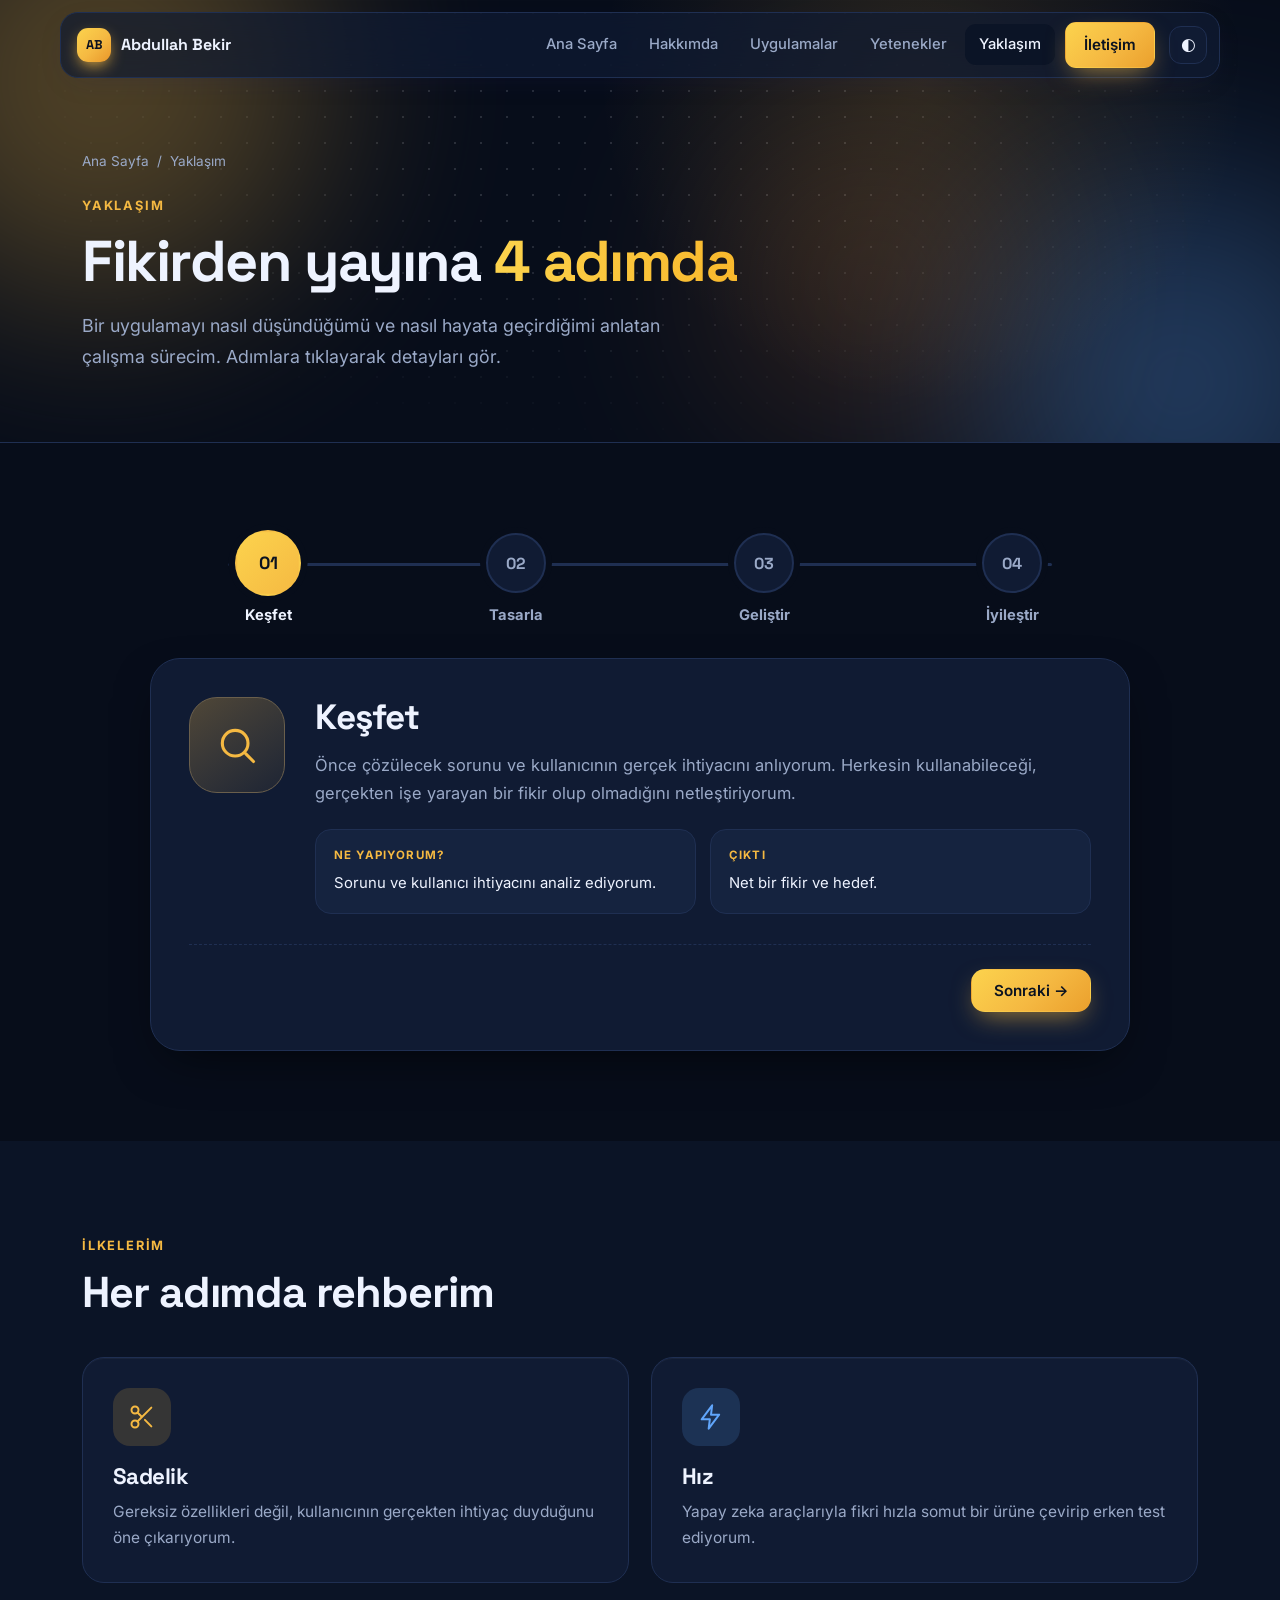
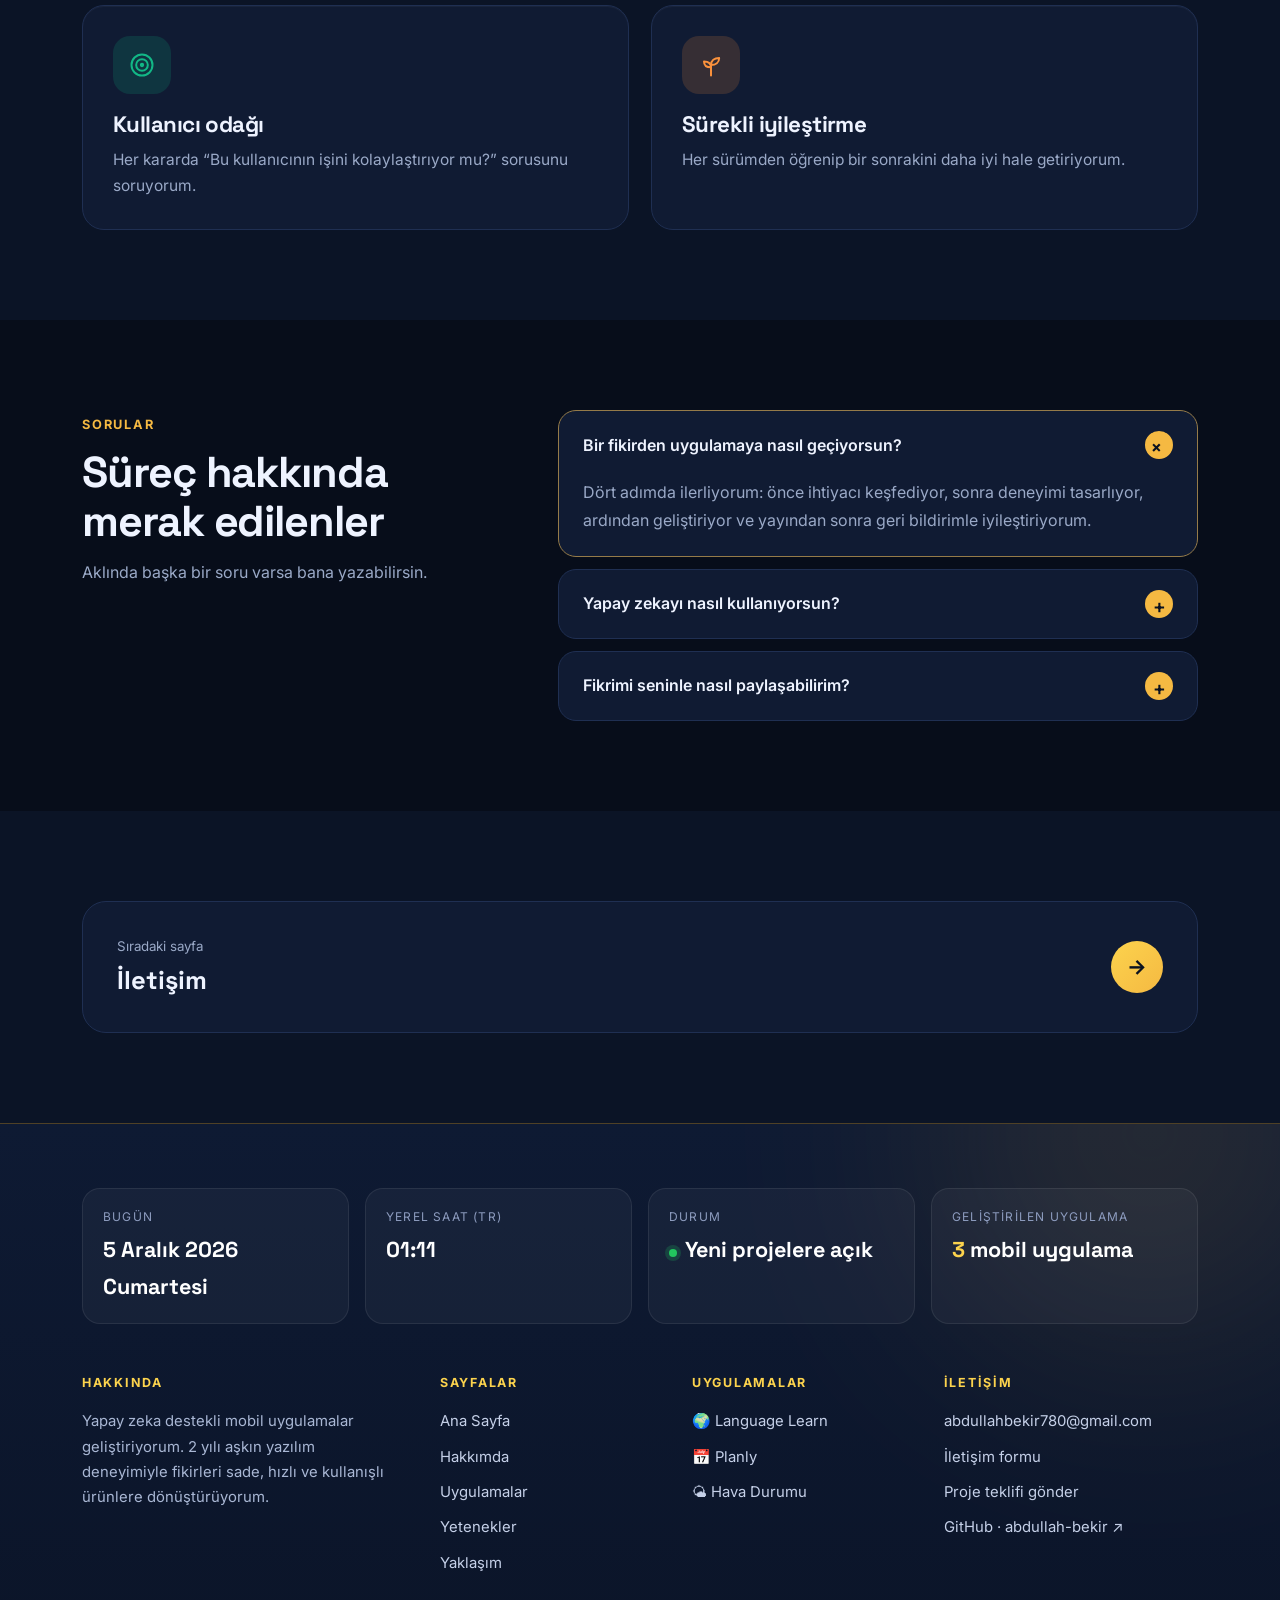
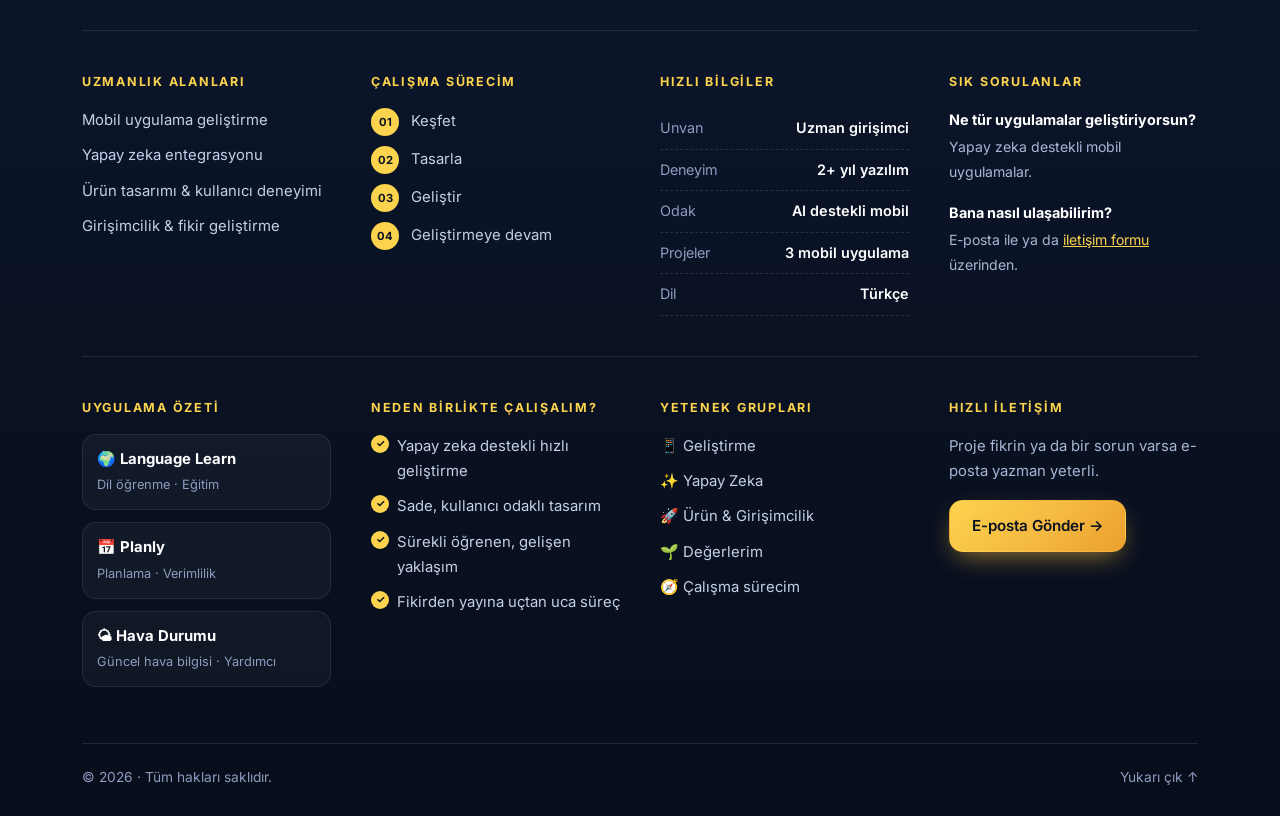
<file: yaklasim.html>
<!doctype html>
<html lang="tr">
<head>
<meta charset="utf-8">
<meta name="viewport" content="width=device-width, initial-scale=1">
<title>Yaklaşım · Abdullah Bekir</title>
<meta name="description" content="Abdullah Bekir'in fikirden yayına çalışma süreci: keşfet, tasarla, geliştir, iyileştir.">
<meta name="theme-color" content="#070d1a">
<link rel="icon" href="data:image/svg+xml,<svg xmlns='http://www.w3.org/2000/svg' viewBox='0 0 100 100'><rect width='100' height='100' rx='24' fill='%23f5b942'/><text x='50' y='67' font-size='56' text-anchor='middle' fill='%230b1220' font-family='Arial' font-weight='700'>AB</text></svg>">
<link rel="preconnect" href="https://fonts.googleapis.com">
<link rel="preconnect" href="https://fonts.gstatic.com" crossorigin>
<link href="https://fonts.googleapis.com/css2?family=Inter:wght@400;500;600;700;800&family=Space+Grotesk:wght@500;700&display=swap" rel="stylesheet">
<script>try{document.documentElement.dataset.theme=localStorage.getItem('theme')||'dark'}catch(e){document.documentElement.dataset.theme='dark'}</script>
<link rel="stylesheet" href="style.css">
</head>
<body>

<header class="nav"><div class="nav-in">
  <a href="index.html" class="brand"><span class="logo">AB</span> Abdullah Bekir</a>
  <nav class="links" id="links" aria-label="Ana menü">
    <a href="index.html">Ana Sayfa</a>
    <a href="hakkimda.html">Hakkımda</a>
    <a href="uygulamalar.html">Uygulamalar</a>
    <a href="yetenekler.html">Yetenekler</a>
    <a href="yaklasim.html" class="active">Yaklaşım</a>
    <a href="iletisim.html" class="btn">İletişim</a>
  </nav>
  <button class="theme" id="theme" aria-label="Temayı değiştir">◐</button>
  <button class="burger" id="burger" aria-label="Menüyü aç" aria-expanded="false"><span></span><span></span></button>
</div></header>

<main>
<section class="page-hero">
  <div class="gridbg"></div><div class="glow g1"></div><div class="glow g2"></div><div class="glow g3"></div>
  <div class="wrap">
    <div class="crumbs"><a href="index.html">Ana Sayfa</a> <span>/</span> <span>Yaklaşım</span></div>
    <span class="eyebrow">Yaklaşım</span>
    <h1>Fikirden yayına <span class="grad">4 adımda</span></h1>
    <p class="lead">Bir uygulamayı nasıl düşündüğümü ve nasıl hayata geçirdiğimi anlatan çalışma sürecim. Adımlara tıklayarak detayları gör.</p>
  </div>
</section>

<section class="section">
  <div class="wrap">
    <div class="process" id="process">
      <div class="stepper" role="tablist" aria-label="Süreç adımları">
        <div class="st-bar"><i id="st-fill"></i></div>
        <button class="st on" role="tab" data-i="0"><span>01</span><b>Keşfet</b></button>
        <button class="st" role="tab" data-i="1"><span>02</span><b>Tasarla</b></button>
        <button class="st" role="tab" data-i="2"><span>03</span><b>Geliştir</b></button>
        <button class="st" role="tab" data-i="3"><span>04</span><b>İyileştir</b></button>
      </div>

      <div class="panels">
        <article class="panel on" data-i="0">
          <div class="p-ico"><svg viewBox="0 0 24 24" aria-hidden="true"><circle cx="11" cy="11" r="7"/><path d="m21 21-4.3-4.3"/></svg></div>
          <div>
            <h2>Keşfet</h2>
            <p>Önce çözülecek sorunu ve kullanıcının gerçek ihtiyacını anlıyorum. Herkesin kullanabileceği, gerçekten işe yarayan bir fikir olup olmadığını netleştiriyorum.</p>
            <div class="io">
              <div><small>Ne yapıyorum?</small><span>Sorunu ve kullanıcı ihtiyacını analiz ediyorum.</span></div>
              <div><small>Çıktı</small><span>Net bir fikir ve hedef.</span></div>
            </div>
          </div>
        </article>
        <article class="panel" data-i="1">
          <div class="p-ico"><svg viewBox="0 0 24 24" aria-hidden="true"><rect x="3" y="3" width="18" height="18" rx="3"/><path d="M3 9h18M9 21V9"/></svg></div>
          <div>
            <h2>Tasarla</h2>
            <p>Sade, anlaşılır ve kullanışlı bir deneyim kurgusu çıkarıyorum. Ekranlar, akışlar ve yapay zekanın ürüne nerede değer katacağı bu aşamada belirleniyor.</p>
            <div class="io">
              <div><small>Ne yapıyorum?</small><span>Ekran akışlarını ve deneyimi kurguluyorum.</span></div>
              <div><small>Çıktı</small><span>Kullanım akışı ve arayüz kurgusu.</span></div>
            </div>
          </div>
        </article>
        <article class="panel" data-i="2">
          <div class="p-ico"><svg viewBox="0 0 24 24" aria-hidden="true"><path d="m8 8-5 4 5 4M16 8l5 4-5 4M14 4l-4 16"/></svg></div>
          <div>
            <h2>Geliştir</h2>
            <p>Yapay zeka araçlarını kullanarak hızlı ve kaliteli şekilde kodluyorum. Amaç, kısa sürede çalışan ve test edilebilir bir ürün ortaya çıkarmak.</p>
            <div class="io">
              <div><small>Ne yapıyorum?</small><span>Yapay zeka destekli hızlı geliştirme yapıyorum.</span></div>
              <div><small>Çıktı</small><span>Çalışan ve test edilebilir ürün.</span></div>
            </div>
          </div>
        </article>
        <article class="panel" data-i="3">
          <div class="p-ico"><svg viewBox="0 0 24 24" aria-hidden="true"><path d="M21 12a9 9 0 0 1-15.5 6.3L3 16M3 12A9 9 0 0 1 18.5 5.7L21 8"/><path d="M21 3v5h-5M3 21v-5h5"/></svg></div>
          <div>
            <h2>Geliştirmeye devam</h2>
            <p>Geri bildirimleri dinleyip ürünü sürekli iyileştiriyorum. Bir uygulama yayınlandığında bitmiyor, asıl o zaman olgunlaşmaya başlıyor.</p>
            <div class="io">
              <div><small>Ne yapıyorum?</small><span>Geri bildirimleri değerlendirip iyileştiriyorum.</span></div>
              <div><small>Çıktı</small><span>Sürekli olgunlaşan bir ürün.</span></div>
            </div>
          </div>
        </article>
        <div class="p-nav">
          <button class="btn btn-ghost" id="p-prev">← Önceki</button>
          <button class="btn" id="p-next">Sonraki →</button>
        </div>
      </div>
    </div>
  </div>
</section>

<section class="section alt">
  <div class="wrap">
    <span class="eyebrow">İlkelerim</span>
    <h2>Her adımda rehberim</h2>
    <div class="cards two-col">
      <div class="card reveal" style="--c:#f5b942"><div class="ico"><svg viewBox="0 0 24 24" aria-hidden="true"><circle cx="6" cy="6" r="3"/><circle cx="6" cy="18" r="3"/><path d="M20 4 8.1 15.9M14.5 14.5 20 20M8.1 8.1 12 12"/></svg></div><h3>Sadelik</h3><p>Gereksiz özellikleri değil, kullanıcının gerçekten ihtiyaç duyduğunu öne çıkarıyorum.</p></div>
      <div class="card reveal" style="--c:#60a5fa"><div class="ico"><svg viewBox="0 0 24 24" aria-hidden="true"><path d="M13 2 4 14h7l-1 8 9-12h-7z"/></svg></div><h3>Hız</h3><p>Yapay zeka araçlarıyla fikri hızla somut bir ürüne çevirip erken test ediyorum.</p></div>
      <div class="card reveal" style="--c:#12b886"><div class="ico"><svg viewBox="0 0 24 24" aria-hidden="true"><circle cx="12" cy="12" r="9"/><circle cx="12" cy="12" r="5"/><circle cx="12" cy="12" r="1"/></svg></div><h3>Kullanıcı odağı</h3><p>Her kararda “Bu kullanıcının işini kolaylaştırıyor mu?” sorusunu soruyorum.</p></div>
      <div class="card reveal" style="--c:#fb923c"><div class="ico"><svg viewBox="0 0 24 24" aria-hidden="true"><path d="M12 21v-9"/><path d="M12 12c0-4 3-6 7-6 0 4-3 6-7 6z"/><path d="M12 14c0-3-2-5-6-5 0 3 2 5 6 5z"/></svg></div><h3>Sürekli iyileştirme</h3><p>Her sürümden öğrenip bir sonrakini daha iyi hale getiriyorum.</p></div>
    </div>
  </div>
</section>

<section class="section">
  <div class="wrap faq-wrap">
    <div>
      <span class="eyebrow">Sorular</span>
      <h2>Süreç hakkında merak edilenler</h2>
      <p class="sub">Aklında başka bir soru varsa bana yazabilirsin.</p>
    </div>
    <div class="faq reveal">
      <details open><summary>Bir fikirden uygulamaya nasıl geçiyorsun?</summary><p>Dört adımda ilerliyorum: önce ihtiyacı keşfediyor, sonra deneyimi tasarlıyor, ardından geliştiriyor ve yayından sonra geri bildirimle iyileştiriyorum.</p></details>
      <details><summary>Yapay zekayı nasıl kullanıyorsun?</summary><p>İki şekilde: geliştirme sürecini hızlandırmak için bir araç olarak ve uygulamaların içinde kullanıcıya değer katan bir özellik olarak.</p></details>
      <details><summary>Fikrimi seninle nasıl paylaşabilirim?</summary><p><a href="iletisim.html">İletişim sayfasındaki</a> formu doldurabilir ya da doğrudan e-posta gönderebilirsin.</p></details>
    </div>
  </div>
</section>

<section class="section alt">
  <div class="wrap">
    <a class="next reveal" href="iletisim.html">
      <div><small>Sıradaki sayfa</small><b>İletişim</b></div>
      <span class="arrow">→</span>
    </a>
  </div>
</section>
</main>

<footer class="footer">
  <div class="wrap">
    <div class="f-live">
      <div><small>Bugün</small><b id="f-date">—</b></div>
      <div><small>Yerel saat (TR)</small><b id="f-time">—</b></div>
      <div><small>Durum</small><b><span class="dot"></span>Yeni projelere açık</b></div>
      <div><small>Geliştirilen uygulama</small><b><em>3</em> mobil uygulama</b></div>
    </div>

    <div class="f-grid">
      <div>
        <h4>Hakkında</h4>
        <p>Yapay zeka destekli mobil uygulamalar geliştiriyorum. 2 yılı aşkın yazılım deneyimiyle fikirleri sade, hızlı ve kullanışlı ürünlere dönüştürüyorum.</p>
      </div>
      <div>
        <h4>Sayfalar</h4>
        <ul>
          <li><a href="index.html">Ana Sayfa</a></li>
          <li><a href="hakkimda.html">Hakkımda</a></li>
          <li><a href="uygulamalar.html">Uygulamalar</a></li>
          <li><a href="yetenekler.html">Yetenekler</a></li>
          <li><a href="yaklasim.html">Yaklaşım</a></li>
        </ul>
      </div>
      <div>
        <h4>Uygulamalar</h4>
        <ul>
          <li><a href="uygulamalar.html">🌍 Language Learn</a></li>
          <li><a href="uygulamalar.html">📅 Planly</a></li>
          <li><a href="uygulamalar.html">🌤 Hava Durumu</a></li>
        </ul>
      </div>
      <div>
        <h4>İletişim</h4>
        <ul>
          <li><a href="mailto:abdullahbekir780@gmail.com">abdullahbekir780@gmail.com</a></li>
          <li><a href="iletisim.html">İletişim formu</a></li>
          <li><a href="iletisim.html">Proje teklifi gönder</a></li>
          <li><a href="https://github.com/abdullah-bekir" target="_blank" rel="noopener">GitHub · abdullah-bekir ↗</a></li>
        </ul>
      </div>
    </div>

    <div class="f-grid f-grid2">
      <div>
        <h4>Uzmanlık alanları</h4>
        <ul>
          <li><a href="yetenekler.html">Mobil uygulama geliştirme</a></li>
          <li><a href="yetenekler.html">Yapay zeka entegrasyonu</a></li>
          <li><a href="yetenekler.html">Ürün tasarımı &amp; kullanıcı deneyimi</a></li>
          <li><a href="yetenekler.html">Girişimcilik &amp; fikir geliştirme</a></li>
        </ul>
      </div>
      <div>
        <h4>Çalışma sürecim</h4>
        <ul class="f-steps">
          <li><span>01</span> Keşfet</li>
          <li><span>02</span> Tasarla</li>
          <li><span>03</span> Geliştir</li>
          <li><span>04</span> Geliştirmeye devam</li>
        </ul>
      </div>
      <div>
        <h4>Hızlı bilgiler</h4>
        <dl class="f-facts">
          <div><dt>Unvan</dt><dd>Uzman girişimci</dd></div>
          <div><dt>Deneyim</dt><dd>2+ yıl yazılım</dd></div>
          <div><dt>Odak</dt><dd>AI destekli mobil</dd></div>
          <div><dt>Projeler</dt><dd>3 mobil uygulama</dd></div>
          <div><dt>Dil</dt><dd>Türkçe</dd></div>
        </dl>
      </div>
      <div>
        <h4>Sık sorulanlar</h4>
        <ul class="f-faq">
          <li><b>Ne tür uygulamalar geliştiriyorsun?</b><span>Yapay zeka destekli mobil uygulamalar.</span></li>
          <li><b>Bana nasıl ulaşabilirim?</b><span>E-posta ile ya da <a href="iletisim.html">iletişim formu</a> üzerinden.</span></li>
        </ul>
      </div>
    </div>
    <div class="f-grid f-grid2 f-grid3">
      <div>
        <h4>Uygulama özeti</h4>
        <ul class="f-apps">
          <li><a href="uygulamalar.html"><b>🌍 Language Learn</b><span>Dil öğrenme · Eğitim</span></a></li>
          <li><a href="uygulamalar.html"><b>📅 Planly</b><span>Planlama · Verimlilik</span></a></li>
          <li><a href="uygulamalar.html"><b>🌤 Hava Durumu</b><span>Güncel hava bilgisi · Yardımcı</span></a></li>
        </ul>
      </div>
      <div>
        <h4>Neden birlikte çalışalım?</h4>
        <ul class="f-checks">
          <li>Yapay zeka destekli hızlı geliştirme</li>
          <li>Sade, kullanıcı odaklı tasarım</li>
          <li>Sürekli öğrenen, gelişen yaklaşım</li>
          <li>Fikirden yayına uçtan uca süreç</li>
        </ul>
      </div>
      <div>
        <h4>Yetenek grupları</h4>
        <ul>
          <li><a href="yetenekler.html">📱 Geliştirme</a></li>
          <li><a href="yetenekler.html">✨ Yapay Zeka</a></li>
          <li><a href="yetenekler.html">🚀 Ürün &amp; Girişimcilik</a></li>
          <li><a href="hakkimda.html">🌱 Değerlerim</a></li>
          <li><a href="yaklasim.html">🧭 Çalışma sürecim</a></li>
        </ul>
      </div>
      <div>
        <h4>Hızlı iletişim</h4>
        <p>Proje fikrin ya da bir sorun varsa e-posta yazman yeterli.</p>
        <a class="btn f-btn" href="mailto:abdullahbekir780@gmail.com">E-posta Gönder →</a>
      </div>
    </div>
    <div class="f-bottom"><span>© <span id="year"></span> · Tüm hakları saklıdır.</span><a href="#">Yukarı çık ↑</a></div>
  </div>
</footer>
<script src="script.js"></script>
</body>
</html>
</file>
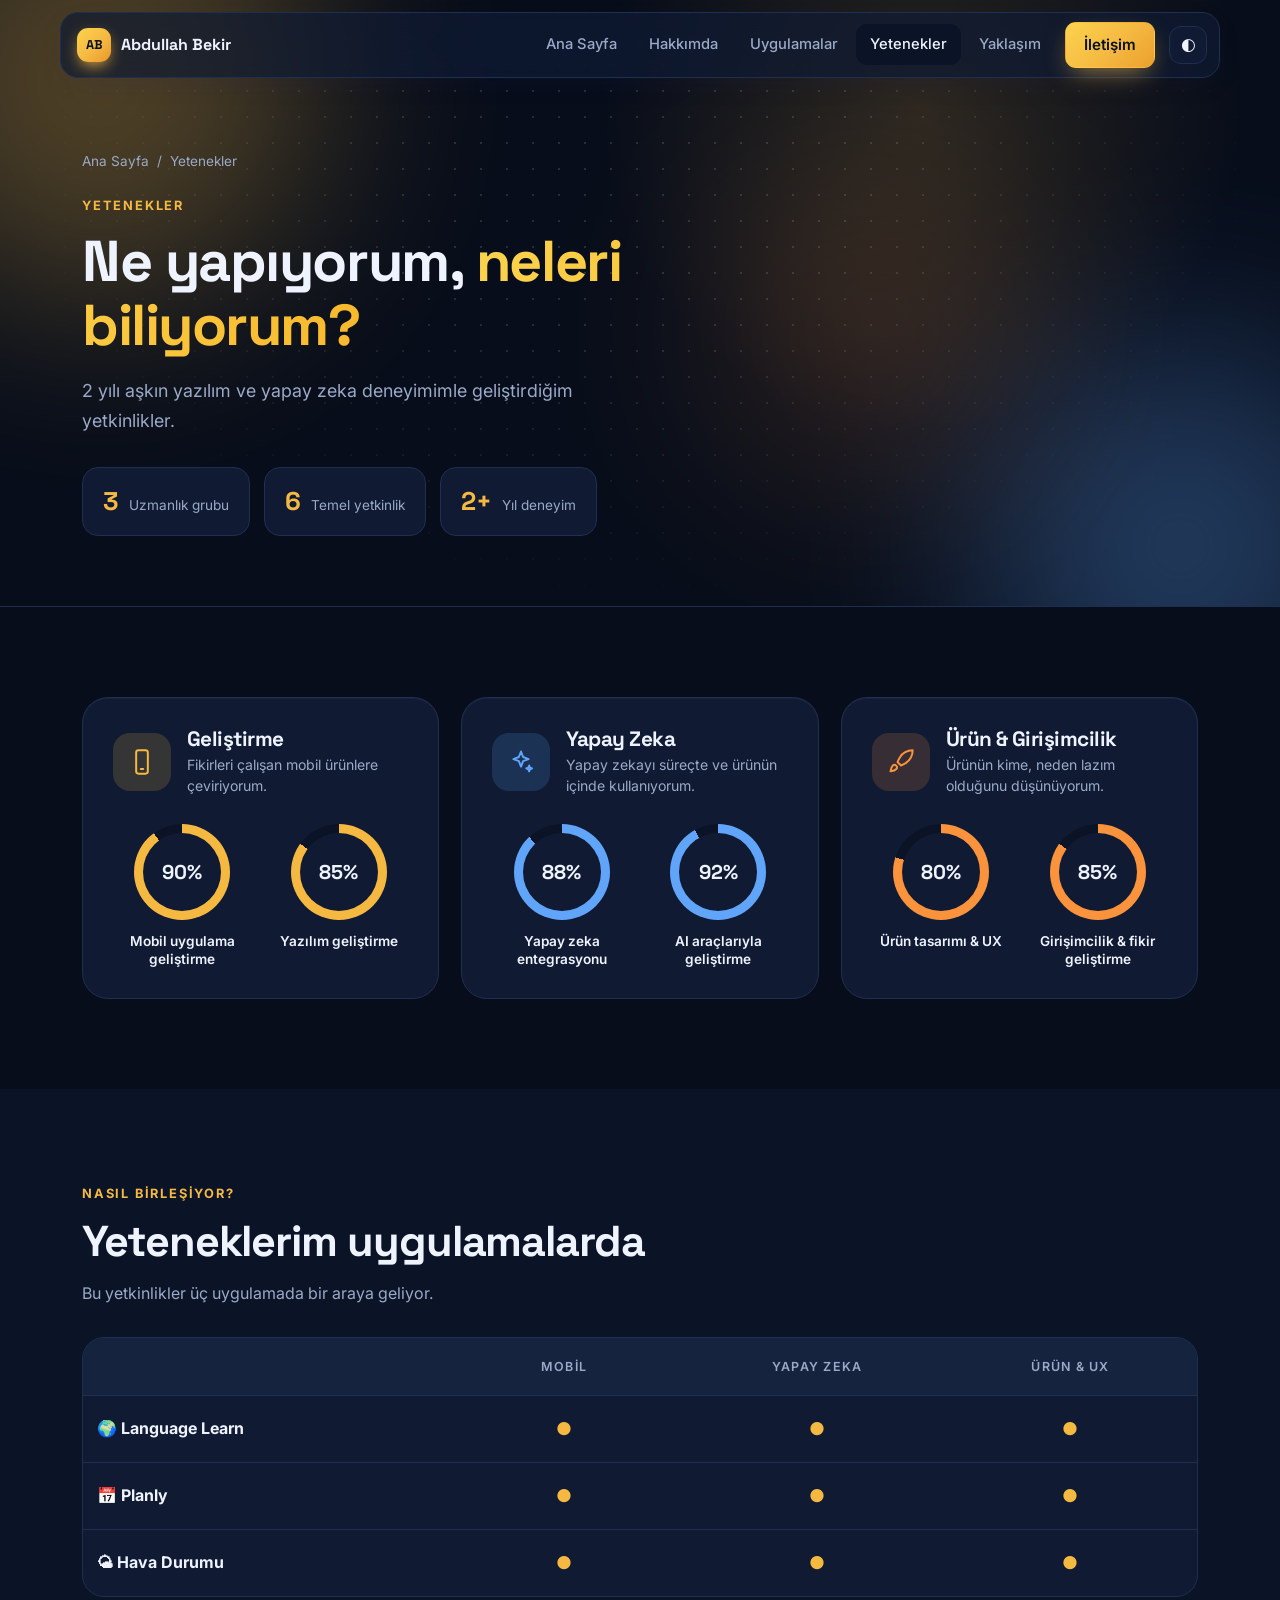
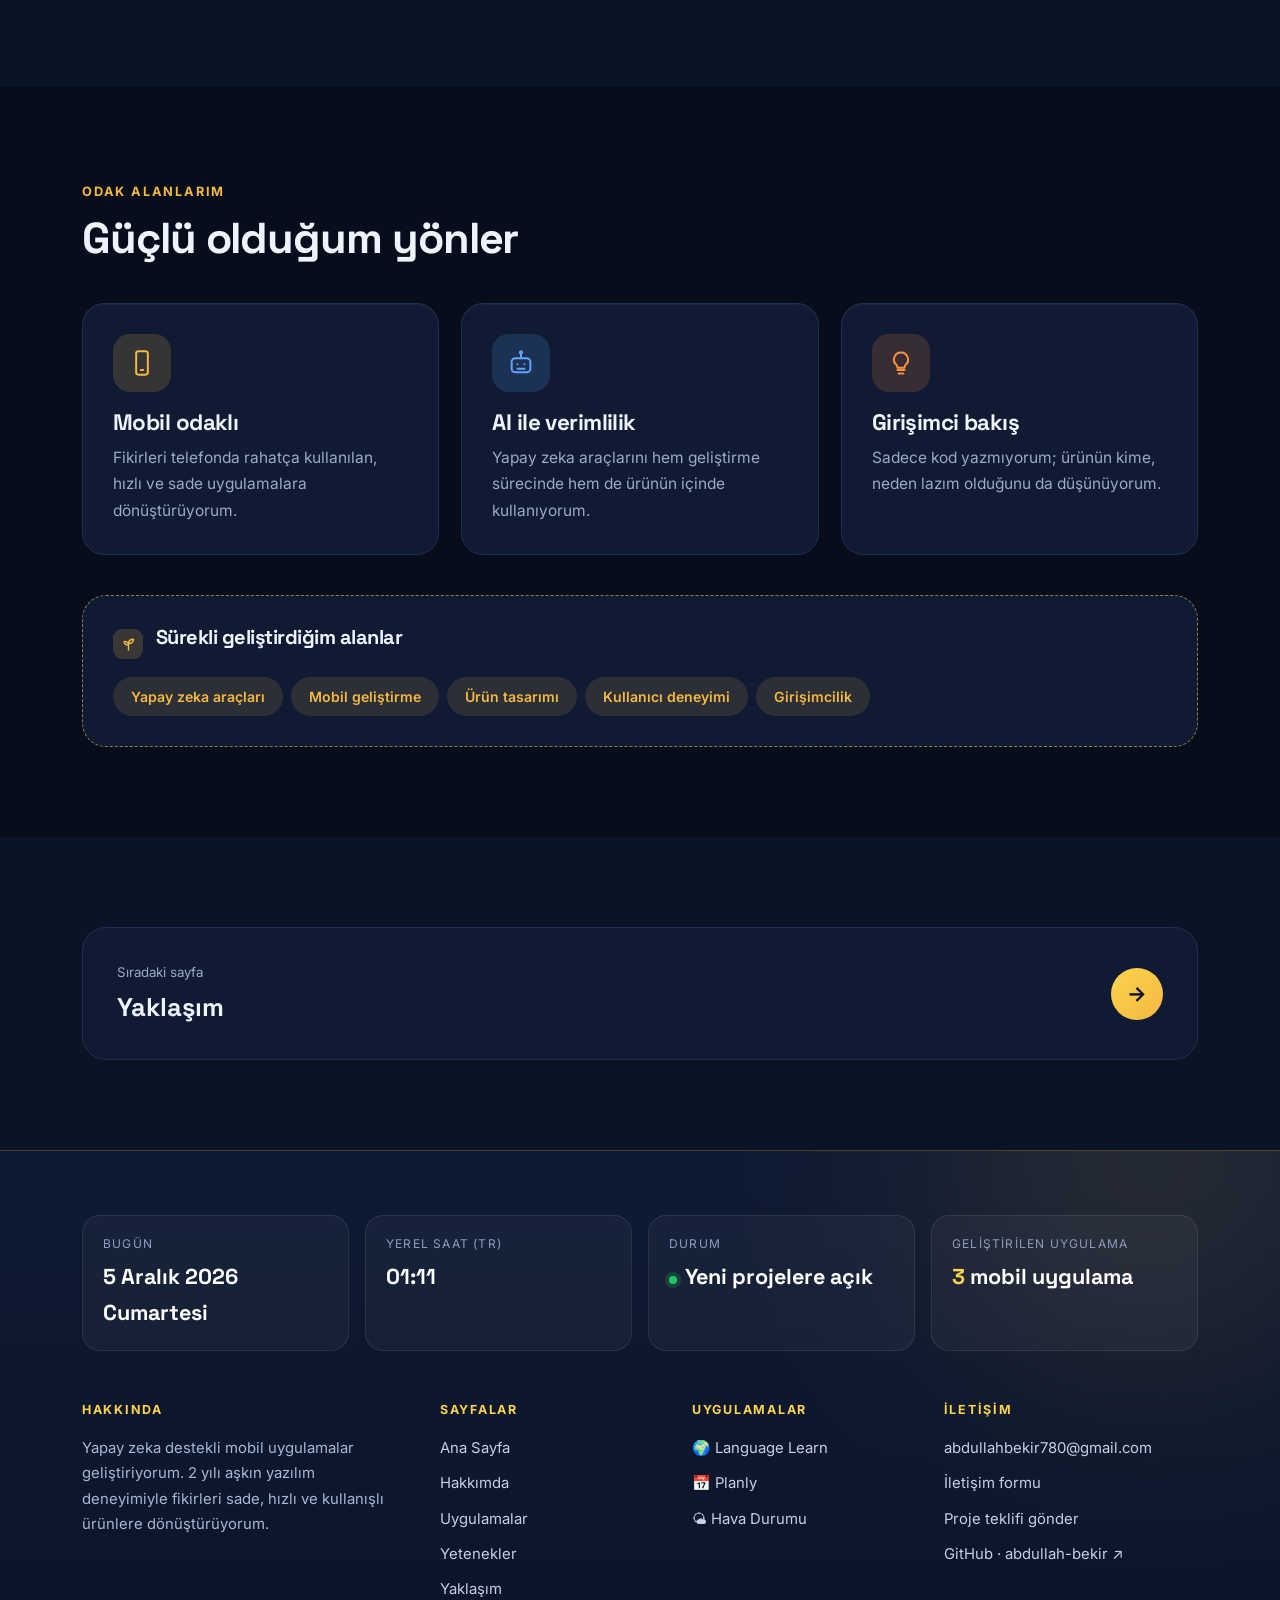
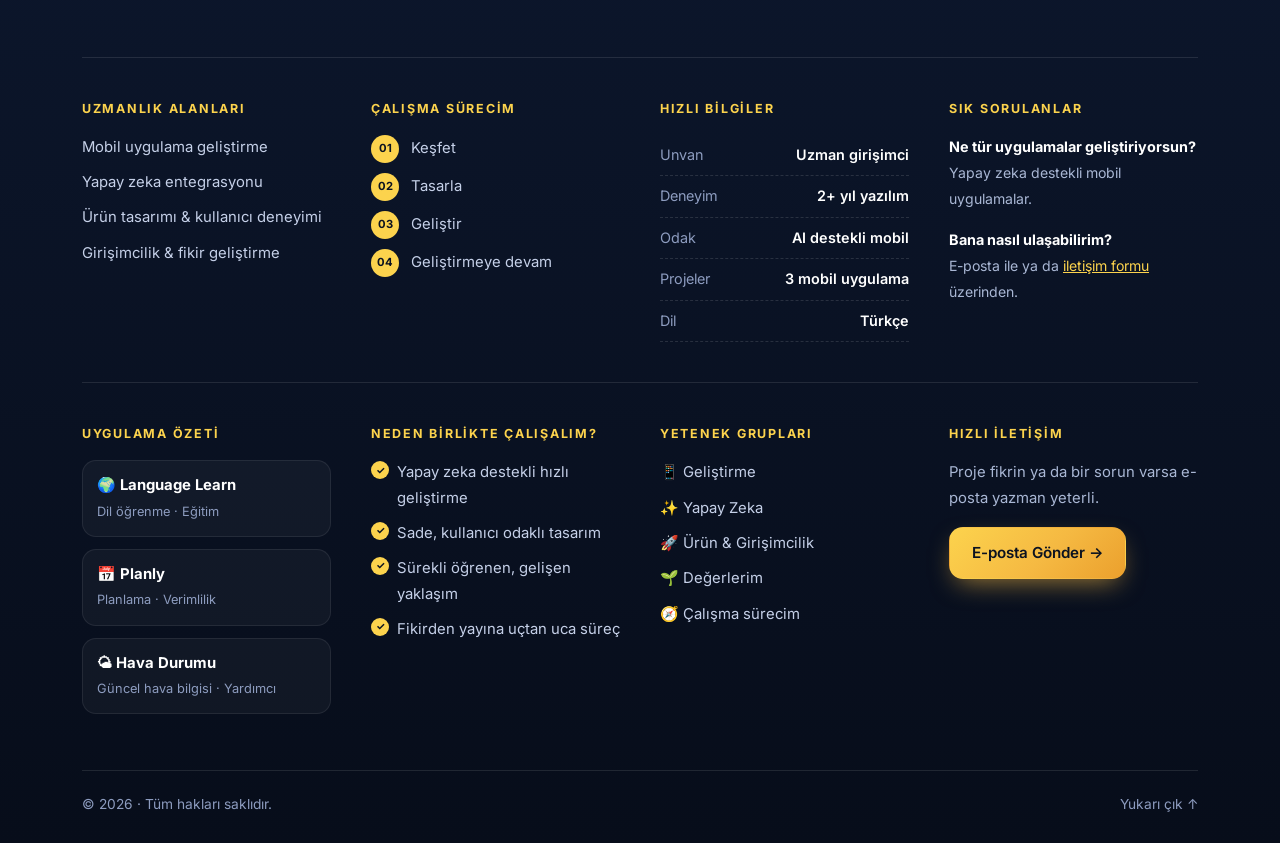
<file: yetenekler.html>
<!doctype html>
<html lang="tr">
<head>
<meta charset="utf-8">
<meta name="viewport" content="width=device-width, initial-scale=1">
<title>Yetenekler · Abdullah Bekir</title>
<meta name="description" content="Abdullah Bekir'in yetenekleri: mobil uygulama geliştirme, yapay zeka entegrasyonu ve ürün geliştirme.">
<meta name="theme-color" content="#070d1a">
<link rel="icon" href="data:image/svg+xml,<svg xmlns='http://www.w3.org/2000/svg' viewBox='0 0 100 100'><rect width='100' height='100' rx='24' fill='%23f5b942'/><text x='50' y='67' font-size='56' text-anchor='middle' fill='%230b1220' font-family='Arial' font-weight='700'>AB</text></svg>">
<link rel="preconnect" href="https://fonts.googleapis.com">
<link rel="preconnect" href="https://fonts.gstatic.com" crossorigin>
<link href="https://fonts.googleapis.com/css2?family=Inter:wght@400;500;600;700;800&family=Space+Grotesk:wght@500;700&display=swap" rel="stylesheet">
<script>try{document.documentElement.dataset.theme=localStorage.getItem('theme')||'dark'}catch(e){document.documentElement.dataset.theme='dark'}</script>
<link rel="stylesheet" href="style.css">
</head>
<body>

<header class="nav"><div class="nav-in">
  <a href="index.html" class="brand"><span class="logo">AB</span> Abdullah Bekir</a>
  <nav class="links" id="links" aria-label="Ana menü">
    <a href="index.html">Ana Sayfa</a>
    <a href="hakkimda.html">Hakkımda</a>
    <a href="uygulamalar.html">Uygulamalar</a>
    <a href="yetenekler.html" class="active">Yetenekler</a>
    <a href="yaklasim.html">Yaklaşım</a>
    <a href="iletisim.html" class="btn">İletişim</a>
  </nav>
  <button class="theme" id="theme" aria-label="Temayı değiştir">◐</button>
  <button class="burger" id="burger" aria-label="Menüyü aç" aria-expanded="false"><span></span><span></span></button>
</div></header>

<main>
<section class="page-hero">
  <div class="gridbg"></div><div class="glow g1"></div><div class="glow g2"></div><div class="glow g3"></div>
  <div class="wrap">
    <div class="crumbs"><a href="index.html">Ana Sayfa</a> <span>/</span> <span>Yetenekler</span></div>
    <span class="eyebrow">Yetenekler</span>
    <h1>Ne yapıyorum, <span class="grad">neleri biliyorum?</span></h1>
    <p class="lead">2 yılı aşkın yazılım ve yapay zeka deneyimimle geliştirdiğim yetkinlikler.</p>
    <ul class="hero-mini">
      <li><b>3</b><span>Uzmanlık grubu</span></li>
      <li><b>6</b><span>Temel yetkinlik</span></li>
      <li><b>2+</b><span>Yıl deneyim</span></li>
    </ul>
  </div>
</section>

<section class="section">
  <div class="wrap">
    <div class="sk-groups">

      <div class="sk-group reveal" style="--c:#f5b942">
        <div class="sk-head"><div class="ico"><svg viewBox="0 0 24 24" aria-hidden="true"><rect x="7" y="2" width="10" height="20" rx="2"/><path d="M11 18h2"/></svg></div><div><h3>Geliştirme</h3><p>Fikirleri çalışan mobil ürünlere çeviriyorum.</p></div></div>
        <div class="rings">
          <div class="rk" style="--v:90"><div class="ring"><b>90%</b></div><span>Mobil uygulama geliştirme</span></div>
          <div class="rk" style="--v:85"><div class="ring"><b>85%</b></div><span>Yazılım geliştirme</span></div>
        </div>
      </div>

      <div class="sk-group reveal" style="--c:#60a5fa">
        <div class="sk-head"><div class="ico"><svg viewBox="0 0 24 24" aria-hidden="true"><path d="M12 3l1.8 4.7 4.7 1.8-4.7 1.8L12 16l-1.8-4.7L5.5 9.5l4.7-1.8z"/><path d="M19 15l.7 1.8 1.8.7-1.8.7L19 20l-.7-1.8-1.8-.7 1.8-.7z"/></svg></div><div><h3>Yapay Zeka</h3><p>Yapay zekayı süreçte ve ürünün içinde kullanıyorum.</p></div></div>
        <div class="rings">
          <div class="rk" style="--v:88"><div class="ring"><b>88%</b></div><span>Yapay zeka entegrasyonu</span></div>
          <div class="rk" style="--v:92"><div class="ring"><b>92%</b></div><span>AI araçlarıyla geliştirme</span></div>
        </div>
      </div>

      <div class="sk-group reveal" style="--c:#fb923c">
        <div class="sk-head"><div class="ico"><svg viewBox="0 0 24 24" aria-hidden="true"><path d="M5 15c-1.5 1.3-2 5-2 5s3.7-.5 5-2c.7-.8.7-2.1-.1-2.9a2.2 2.2 0 0 0-2.9-.1z"/><path d="M12 15l-3-3a22 22 0 0 1 2-3.9A12.9 12.9 0 0 1 22 2c0 2.7-.8 7.5-6 11a22 22 0 0 1-4 2z"/></svg></div><div><h3>Ürün &amp; Girişimcilik</h3><p>Ürünün kime, neden lazım olduğunu düşünüyorum.</p></div></div>
        <div class="rings">
          <div class="rk" style="--v:80"><div class="ring"><b>80%</b></div><span>Ürün tasarımı &amp; UX</span></div>
          <div class="rk" style="--v:85"><div class="ring"><b>85%</b></div><span>Girişimcilik &amp; fikir geliştirme</span></div>
        </div>
      </div>

    </div>
  </div>
</section>

<section class="section alt">
  <div class="wrap">
    <span class="eyebrow">Nasıl birleşiyor?</span>
    <h2>Yeteneklerim uygulamalarda</h2>
    <p class="sub">Bu yetkinlikler üç uygulamada bir araya geliyor.</p>
    <div class="matrix reveal">
      <div class="mx-row mx-head"><span></span><span>Mobil</span><span>Yapay Zeka</span><span>Ürün &amp; UX</span></div>
      <div class="mx-row"><b>🌍 Language Learn</b><span>●</span><span>●</span><span>●</span></div>
      <div class="mx-row"><b>📅 Planly</b><span>●</span><span>●</span><span>●</span></div>
      <div class="mx-row"><b>🌤 Hava Durumu</b><span>●</span><span>●</span><span>●</span></div>
    </div>
  </div>
</section>

<section class="section">
  <div class="wrap">
    <span class="eyebrow">Odak alanlarım</span>
    <h2>Güçlü olduğum yönler</h2>
    <div class="cards">
      <div class="card reveal" style="--c:#f5b942"><div class="ico"><svg viewBox="0 0 24 24" aria-hidden="true"><rect x="7" y="2" width="10" height="20" rx="2"/><path d="M11 18h2"/></svg></div><h3>Mobil odaklı</h3><p>Fikirleri telefonda rahatça kullanılan, hızlı ve sade uygulamalara dönüştürüyorum.</p></div>
      <div class="card reveal" style="--c:#60a5fa"><div class="ico"><svg viewBox="0 0 24 24" aria-hidden="true"><rect x="4" y="8" width="16" height="12" rx="3"/><path d="M12 8V4M9 13h.01M15 13h.01M9 17h6"/><circle cx="12" cy="3" r="1"/></svg></div><h3>AI ile verimlilik</h3><p>Yapay zeka araçlarını hem geliştirme sürecinde hem de ürünün içinde kullanıyorum.</p></div>
      <div class="card reveal" style="--c:#fb923c"><div class="ico"><svg viewBox="0 0 24 24" aria-hidden="true"><path d="M9 18h6M10 21h4M12 3a6 6 0 0 0-4 10.5c.8.8 1 1.5 1 2.5h6c0-1 .2-1.7 1-2.5A6 6 0 0 0 12 3z"/></svg></div><h3>Girişimci bakış</h3><p>Sadece kod yazmıyorum; ürünün kime, neden lazım olduğunu da düşünüyorum.</p></div>
    </div>

    <div class="grow reveal">
      <h3><span class="h-ico"><svg viewBox="0 0 24 24" aria-hidden="true"><path d="M12 21v-9"/><path d="M12 12c0-4 3-6 7-6 0 4-3 6-7 6z"/><path d="M12 14c0-3-2-5-6-5 0 3 2 5 6 5z"/></svg></span> Sürekli geliştirdiğim alanlar</h3>
      <ul class="tags big">
        <li>Yapay zeka araçları</li><li>Mobil geliştirme</li><li>Ürün tasarımı</li><li>Kullanıcı deneyimi</li><li>Girişimcilik</li>
      </ul>
    </div>
  </div>
</section>

<section class="section alt">
  <div class="wrap">
    <a class="next reveal" href="yaklasim.html">
      <div><small>Sıradaki sayfa</small><b>Yaklaşım</b></div>
      <span class="arrow">→</span>
    </a>
  </div>
</section>
</main>

<footer class="footer">
  <div class="wrap">
    <div class="f-live">
      <div><small>Bugün</small><b id="f-date">—</b></div>
      <div><small>Yerel saat (TR)</small><b id="f-time">—</b></div>
      <div><small>Durum</small><b><span class="dot"></span>Yeni projelere açık</b></div>
      <div><small>Geliştirilen uygulama</small><b><em>3</em> mobil uygulama</b></div>
    </div>

    <div class="f-grid">
      <div>
        <h4>Hakkında</h4>
        <p>Yapay zeka destekli mobil uygulamalar geliştiriyorum. 2 yılı aşkın yazılım deneyimiyle fikirleri sade, hızlı ve kullanışlı ürünlere dönüştürüyorum.</p>
      </div>
      <div>
        <h4>Sayfalar</h4>
        <ul>
          <li><a href="index.html">Ana Sayfa</a></li>
          <li><a href="hakkimda.html">Hakkımda</a></li>
          <li><a href="uygulamalar.html">Uygulamalar</a></li>
          <li><a href="yetenekler.html">Yetenekler</a></li>
          <li><a href="yaklasim.html">Yaklaşım</a></li>
        </ul>
      </div>
      <div>
        <h4>Uygulamalar</h4>
        <ul>
          <li><a href="uygulamalar.html">🌍 Language Learn</a></li>
          <li><a href="uygulamalar.html">📅 Planly</a></li>
          <li><a href="uygulamalar.html">🌤 Hava Durumu</a></li>
        </ul>
      </div>
      <div>
        <h4>İletişim</h4>
        <ul>
          <li><a href="mailto:abdullahbekir780@gmail.com">abdullahbekir780@gmail.com</a></li>
          <li><a href="iletisim.html">İletişim formu</a></li>
          <li><a href="iletisim.html">Proje teklifi gönder</a></li>
          <li><a href="https://github.com/abdullah-bekir" target="_blank" rel="noopener">GitHub · abdullah-bekir ↗</a></li>
        </ul>
      </div>
    </div>

    <div class="f-grid f-grid2">
      <div>
        <h4>Uzmanlık alanları</h4>
        <ul>
          <li><a href="yetenekler.html">Mobil uygulama geliştirme</a></li>
          <li><a href="yetenekler.html">Yapay zeka entegrasyonu</a></li>
          <li><a href="yetenekler.html">Ürün tasarımı &amp; kullanıcı deneyimi</a></li>
          <li><a href="yetenekler.html">Girişimcilik &amp; fikir geliştirme</a></li>
        </ul>
      </div>
      <div>
        <h4>Çalışma sürecim</h4>
        <ul class="f-steps">
          <li><span>01</span> Keşfet</li>
          <li><span>02</span> Tasarla</li>
          <li><span>03</span> Geliştir</li>
          <li><span>04</span> Geliştirmeye devam</li>
        </ul>
      </div>
      <div>
        <h4>Hızlı bilgiler</h4>
        <dl class="f-facts">
          <div><dt>Unvan</dt><dd>Uzman girişimci</dd></div>
          <div><dt>Deneyim</dt><dd>2+ yıl yazılım</dd></div>
          <div><dt>Odak</dt><dd>AI destekli mobil</dd></div>
          <div><dt>Projeler</dt><dd>3 mobil uygulama</dd></div>
          <div><dt>Dil</dt><dd>Türkçe</dd></div>
        </dl>
      </div>
      <div>
        <h4>Sık sorulanlar</h4>
        <ul class="f-faq">
          <li><b>Ne tür uygulamalar geliştiriyorsun?</b><span>Yapay zeka destekli mobil uygulamalar.</span></li>
          <li><b>Bana nasıl ulaşabilirim?</b><span>E-posta ile ya da <a href="iletisim.html">iletişim formu</a> üzerinden.</span></li>
        </ul>
      </div>
    </div>
    <div class="f-grid f-grid2 f-grid3">
      <div>
        <h4>Uygulama özeti</h4>
        <ul class="f-apps">
          <li><a href="uygulamalar.html"><b>🌍 Language Learn</b><span>Dil öğrenme · Eğitim</span></a></li>
          <li><a href="uygulamalar.html"><b>📅 Planly</b><span>Planlama · Verimlilik</span></a></li>
          <li><a href="uygulamalar.html"><b>🌤 Hava Durumu</b><span>Güncel hava bilgisi · Yardımcı</span></a></li>
        </ul>
      </div>
      <div>
        <h4>Neden birlikte çalışalım?</h4>
        <ul class="f-checks">
          <li>Yapay zeka destekli hızlı geliştirme</li>
          <li>Sade, kullanıcı odaklı tasarım</li>
          <li>Sürekli öğrenen, gelişen yaklaşım</li>
          <li>Fikirden yayına uçtan uca süreç</li>
        </ul>
      </div>
      <div>
        <h4>Yetenek grupları</h4>
        <ul>
          <li><a href="yetenekler.html">📱 Geliştirme</a></li>
          <li><a href="yetenekler.html">✨ Yapay Zeka</a></li>
          <li><a href="yetenekler.html">🚀 Ürün &amp; Girişimcilik</a></li>
          <li><a href="hakkimda.html">🌱 Değerlerim</a></li>
          <li><a href="yaklasim.html">🧭 Çalışma sürecim</a></li>
        </ul>
      </div>
      <div>
        <h4>Hızlı iletişim</h4>
        <p>Proje fikrin ya da bir sorun varsa e-posta yazman yeterli.</p>
        <a class="btn f-btn" href="mailto:abdullahbekir780@gmail.com">E-posta Gönder →</a>
      </div>
    </div>
    <div class="f-bottom"><span>© <span id="year"></span> · Tüm hakları saklıdır.</span><a href="#">Yukarı çık ↑</a></div>
  </div>
</footer>
<script src="script.js"></script>
</body>
</html>
</file>
<file: style.css>
:root{
  --bg:#f5f7fb;--bg2:#e9eef7;--surface:#ffffff;--surface2:#f7f9fd;--text:#0b1220;--muted:#56627a;--line:#dbe2ef;
  --brand:#f5b942;--brand2:#60a5fa;--brand3:#fb923c;
  --brand-ink:#a65f00;--on-brand:#0b1220;--ga:#b45309;--gb:#d97706;
  --shadow:0 18px 50px -18px rgba(11,18,32,.28);--radius:22px;
}
:root[data-theme="dark"]{
  --bg:#070d1a;--bg2:#0b1426;--surface:#101b33;--surface2:#15233f;--text:#eef3ff;--muted:#9aa9c7;--line:#1f2f52;
  --brand-ink:#f5b942;--ga:#fcd34d;--gb:#f59e0b;
  --shadow:0 18px 50px -18px rgba(0,0,0,.7);
}
*{box-sizing:border-box;margin:0;padding:0}
html{scroll-behavior:smooth;scroll-padding-top:90px}
body{font-family:Inter,system-ui,sans-serif;background:var(--bg);color:var(--text);line-height:1.7;-webkit-font-smoothing:antialiased;transition:background .3s,color .3s;animation:pagein .5s ease}
@keyframes pagein{from{opacity:0;transform:translateY(8px)}}
a{color:inherit;text-decoration:none}
ul,ol{list-style:none}
img,svg{max-width:100%}
.wrap{max-width:1160px;margin:0 auto;padding:0 22px}
h1,h2,h3{font-family:"Space Grotesk",Inter,sans-serif;line-height:1.12;letter-spacing:-.025em}
h2{font-size:clamp(1.8rem,4vw,2.7rem);margin-bottom:14px}
h3{font-size:1.25rem}
.grad{background:linear-gradient(95deg,var(--ga),var(--gb));-webkit-background-clip:text;background-clip:text;color:transparent}
::selection{background:var(--brand);color:var(--on-brand)}

/* ---------- nav ---------- */
.nav{position:fixed;inset:12px 0 auto 0;z-index:50;display:flex;justify-content:center;pointer-events:none}
.nav-in{pointer-events:auto;display:flex;align-items:center;gap:14px;width:min(1160px,calc(100% - 28px));padding:9px 12px 9px 16px;border-radius:18px;background:color-mix(in srgb,var(--surface) 72%,transparent);backdrop-filter:blur(18px) saturate(1.4);border:1px solid var(--line);box-shadow:0 8px 30px -12px rgba(30,30,90,.25)}
.brand{display:flex;align-items:center;gap:10px;font-weight:700;margin-right:auto;font-family:"Space Grotesk"}
.logo{display:grid;place-items:center;width:34px;height:34px;border-radius:11px;background:linear-gradient(135deg,#fcd34d,var(--brand) 55%,#e8962a);color:var(--on-brand);font-size:.8rem;font-weight:800;box-shadow:0 6px 16px -4px var(--brand)}
.links{display:flex;align-items:center;gap:4px;font-size:.92rem;font-weight:500;color:var(--muted)}
.links a{padding:8px 14px;border-radius:11px;transition:background .2s,color .2s}
.links a:not(.btn):hover{color:var(--text);background:var(--bg2)}
.links a.active:not(.btn){color:var(--text);background:var(--bg2)}
.theme{width:38px;height:38px;border-radius:12px;border:1px solid var(--line);background:var(--surface);color:var(--text);font-size:1.05rem;cursor:pointer;transition:transform .3s}
.theme:hover{transform:rotate(180deg)}
.burger{display:none;width:38px;height:38px;border:1px solid var(--line);border-radius:12px;background:var(--surface);cursor:pointer;flex-direction:column;justify-content:center;align-items:center;gap:5px}
.burger span{width:18px;height:2px;background:var(--text);border-radius:2px}

/* ---------- buttons ---------- */
.btn{display:inline-flex;align-items:center;gap:8px;padding:14px 26px;border-radius:14px;font-weight:600;font-size:.95rem;color:var(--on-brand);background:linear-gradient(135deg,#fcd34d,var(--brand) 55%,#eba02d);box-shadow:0 10px 26px -8px rgba(245,185,66,.65);transition:transform .2s,box-shadow .2s;border:1px solid transparent;cursor:pointer;font-family:inherit}
.btn:hover{transform:translateY(-2px);box-shadow:0 16px 34px -8px rgba(245,185,66,.8)}
.links .btn{padding:9px 18px;margin-left:6px;color:var(--on-brand)}
.btn-ghost{background:transparent;color:var(--text);border-color:var(--line);box-shadow:none}
.btn-ghost:hover{border-color:var(--brand);box-shadow:none}

/* ---------- backgrounds ---------- */
.glow{position:absolute;border-radius:50%;filter:blur(100px);opacity:.3;pointer-events:none}
.g1{width:440px;height:440px;background:var(--brand);top:-140px;left:-120px}
.g2{width:400px;height:400px;background:var(--brand2);bottom:-140px;right:-100px}
.g3{width:300px;height:300px;background:var(--brand3);top:30%;right:20%;opacity:.18}
.gridbg{position:absolute;inset:0;pointer-events:none;background-image:radial-gradient(color-mix(in srgb,var(--text) 14%,transparent) 1px,transparent 1px);background-size:26px 26px;mask-image:radial-gradient(ellipse at 50% 30%,#000 25%,transparent 72%);-webkit-mask-image:radial-gradient(ellipse at 50% 30%,#000 25%,transparent 72%)}

/* ---------- home hero ---------- */
.hero{position:relative;overflow:hidden;padding:140px 0 80px}
.hero-grid{position:relative;display:grid;grid-template-columns:1.1fr .9fr;gap:30px;align-items:center}
.pill{display:inline-flex;align-items:center;gap:8px;padding:7px 15px;border:1px solid var(--line);background:var(--surface);border-radius:999px;font-size:.85rem;color:var(--muted);font-weight:500}
.pill i{width:8px;height:8px;border-radius:50%;background:#22c55e;box-shadow:0 0 0 4px rgba(34,197,94,.2)}
.hero h1{font-size:clamp(2.2rem,4.8vw,3.6rem);margin:20px 0 14px}
.lead{font-size:1.12rem;color:var(--muted);max-width:580px}
.cta{display:flex;flex-wrap:wrap;gap:12px;margin:26px 0}
.cta.center{justify-content:center}
.stats{display:flex;gap:40px;margin-top:26px;padding-top:22px;border-top:1px solid var(--line)}
.stats b{display:block;font-family:"Space Grotesk";font-size:2.1rem;line-height:1.1}
.stats span{font-size:.85rem;color:var(--muted)}

.hero-visual{position:relative;display:grid;place-items:center}
.phone{width:262px;height:524px;border-radius:42px;padding:12px;background:linear-gradient(160deg,#2a3a5e,#0a0f1d);box-shadow:var(--shadow),0 0 0 1px rgba(255,255,255,.1) inset;animation:float 6s ease-in-out infinite}
.notch{width:92px;height:22px;background:#0a0f1d;border-radius:0 0 15px 15px;margin:-12px auto 0;position:relative;z-index:2}
.screen{height:100%;margin-top:-22px;border-radius:32px;padding:38px 16px 16px;background:linear-gradient(180deg,#172646,#0a1120);color:#fff}
.s-title{font-family:"Space Grotesk";font-size:1.4rem;font-weight:700;margin-bottom:14px}
.s-card{display:flex;gap:12px;align-items:center;padding:14px;border-radius:16px;margin-bottom:12px;background:rgba(255,255,255,.07);border:1px solid rgba(255,255,255,.08)}
.s-card span{font-size:1.5rem}
.s-card b{display:block;font-size:.9rem}
.s-card small{color:#a9aed6;font-size:.75rem}
.c1{border-left:3px solid #339af0}.c2{border-left:3px solid #12b886}.c3{border-left:3px solid #6d5efc}
.s-bar{height:6px;border-radius:6px;background:rgba(255,255,255,.1);margin-top:18px;overflow:hidden}
.s-bar i{display:block;height:100%;width:68%;background:linear-gradient(90deg,var(--brand),var(--brand2));border-radius:6px}
.chip{position:absolute;padding:10px 15px;border-radius:14px;background:var(--surface);border:1px solid var(--line);box-shadow:var(--shadow);font-size:.85rem;font-weight:600;animation:float 5s ease-in-out infinite}
.ch1{top:60px;left:-10px}.ch2{bottom:70px;right:-10px;animation-delay:-2s}
@keyframes float{50%{transform:translateY(-12px)}}

/* ---------- sub-page hero ---------- */
.page-hero{position:relative;overflow:hidden;padding:150px 0 70px;border-bottom:1px solid var(--line)}
.page-hero .wrap{position:relative}
.crumbs{display:flex;gap:8px;font-size:.85rem;color:var(--muted);margin-bottom:18px}
.crumbs a:hover{color:var(--brand-ink)}
.page-hero h1{font-size:clamp(2.2rem,5vw,3.6rem);max-width:820px}
.page-hero .lead{margin-top:18px}

/* ---------- generic ---------- */
.section{padding:90px 0}
.section.alt{background:var(--bg2)}
.eyebrow{display:inline-block;color:var(--brand-ink);font-weight:700;font-size:.8rem;letter-spacing:.14em;text-transform:uppercase;margin-bottom:12px}
.sub{color:var(--muted);max-width:600px}
.split{display:grid;grid-template-columns:.85fr 1.15fr;gap:60px;align-items:start}
.prose p{color:var(--muted);margin-bottom:18px;font-size:1.05rem}
.prose b{color:var(--text)}
.prose h3{margin:30px 0 10px}

.cards{display:grid;grid-template-columns:repeat(3,1fr);gap:22px;margin-top:40px}
.cards.two-col{grid-template-columns:repeat(2,1fr)}
.card{position:relative;padding:30px;border-radius:var(--radius);background:var(--surface);border:1px solid var(--line);transition:transform .3s,box-shadow .3s,border-color .3s;overflow:hidden;--c:var(--brand)}
.card::after{content:"";position:absolute;inset:0;pointer-events:none;opacity:0;transition:opacity .3s;background:radial-gradient(380px circle at var(--mx,50%) var(--my,50%),color-mix(in srgb,var(--c) 18%,transparent),transparent 60%)}
.card:hover{transform:translateY(-6px);box-shadow:var(--shadow);border-color:color-mix(in srgb,var(--c) 55%,var(--line))}
.card:hover::after{opacity:1}
.card>*{position:relative;z-index:1}
.ico{display:grid;place-items:center;width:58px;height:58px;border-radius:17px;font-size:1.8rem;margin-bottom:18px;background:color-mix(in srgb,var(--c) 16%,transparent)}
.card h3{font-size:1.4rem;margin-bottom:10px}
.card p{color:var(--muted);font-size:.97rem}
.tags{display:flex;flex-wrap:wrap;gap:8px;margin:18px 0}
.tags li{padding:4px 12px;font-size:.78rem;font-weight:600;border-radius:999px;color:var(--c);background:color-mix(in srgb,var(--c) 12%,transparent)}
.more{display:inline-flex;gap:6px;font-weight:600;font-size:.92rem;color:var(--c);transition:gap .2s}
.more:hover{gap:12px}

.values{display:grid;grid-template-columns:repeat(3,1fr);gap:16px;margin-top:30px}
.values div{padding:22px;border:1px solid var(--line);border-radius:18px;background:var(--surface)}
.values span{font-size:1.6rem}
.values b{display:block;margin:6px 0 4px}
.values p{font-size:.9rem;margin:0}

/* app detail rows */
.app{display:grid;grid-template-columns:.9fr 1.1fr;gap:56px;align-items:center;padding:56px 0;border-top:1px solid var(--line);--c:var(--brand)}
.app:first-of-type{border-top:0;padding-top:10px}
.app:nth-of-type(even) .app-art{order:2}
.app-art{display:grid;place-items:center;aspect-ratio:1/.85;border-radius:30px;font-size:6rem;position:relative;overflow:hidden;background:linear-gradient(145deg,color-mix(in srgb,var(--c) 28%,var(--surface)),color-mix(in srgb,var(--c) 6%,var(--surface)));border:1px solid color-mix(in srgb,var(--c) 30%,var(--line))}
.app-art::before{content:"";position:absolute;width:70%;aspect-ratio:1;border-radius:50%;background:var(--c);filter:blur(70px);opacity:.35}
.app-art span{position:relative;filter:drop-shadow(0 14px 24px rgba(0,0,0,.25));animation:float 6s ease-in-out infinite}
.app h2{font-size:clamp(1.8rem,3.5vw,2.4rem)}
.app p{color:var(--muted);margin-bottom:14px}
.ticks{margin:18px 0 22px}
.ticks li{position:relative;padding-left:30px;margin-bottom:9px;color:var(--text);font-size:.97rem}
.ticks li::before{content:"✓";position:absolute;left:0;top:2px;width:20px;height:20px;border-radius:50%;display:grid;place-items:center;font-size:.7rem;font-weight:700;color:#fff;background:var(--c)}

/* skills */
.skill-group{margin-top:44px}
.skill-group h3{display:flex;align-items:center;gap:10px;margin-bottom:20px}
.skills{display:grid;grid-template-columns:1fr 1fr;gap:22px 50px}
.skill b{display:flex;justify-content:space-between;margin-bottom:10px;font-weight:600}
.skill b em{font-style:normal;color:var(--muted);font-weight:500;font-size:.9rem}
.meter{height:9px;border-radius:9px;background:var(--bg2);overflow:hidden;border:1px solid var(--line)}
.meter i{display:block;height:100%;width:0;border-radius:9px;background:linear-gradient(90deg,var(--brand),var(--brand2));transition:width 1.3s cubic-bezier(.2,.8,.2,1)}
.skill.in .meter i{width:var(--w)}

/* steps / timeline */
.steps{display:grid;gap:0;margin-top:40px;position:relative}
.steps::before{content:"";position:absolute;left:29px;top:10px;bottom:10px;width:2px;background:linear-gradient(var(--brand),var(--brand2),transparent)}
.step{display:grid;grid-template-columns:60px 1fr;gap:26px;padding-bottom:40px;position:relative}
.step .num{display:grid;place-items:center;width:60px;height:60px;border-radius:50%;background:var(--surface);border:2px solid var(--brand);font-family:"Space Grotesk";font-weight:700;color:var(--brand-ink);position:relative;z-index:1;box-shadow:0 0 0 6px var(--bg)}
.step .box{padding:26px 28px;border-radius:var(--radius);background:var(--surface);border:1px solid var(--line)}
.step h3{margin-bottom:8px;font-size:1.35rem}
.step p{color:var(--muted)}
.section.alt .step .num{box-shadow:0 0 0 6px var(--bg2)}

/* contact */
.contact-grid{display:grid;grid-template-columns:.8fr 1.2fr;gap:44px}
.info{display:grid;gap:14px;align-content:start;position:sticky;top:100px}
.mail-card,.info-card{display:flex;gap:14px;align-items:center;padding:18px;border-radius:18px;background:var(--surface);border:1px solid var(--line);transition:border-color .2s,transform .2s}
.mail-card{flex-wrap:wrap;background:linear-gradient(135deg,color-mix(in srgb,var(--brand) 14%,var(--surface)),var(--surface));border-color:color-mix(in srgb,var(--brand) 45%,var(--line))}
.info-card:hover{border-color:var(--brand);transform:translateX(4px)}
.info .ic{display:grid;place-items:center;width:46px;height:46px;border-radius:14px;font-size:1.3rem;background:color-mix(in srgb,var(--brand) 18%,transparent);flex:none}
.info small{display:block;color:var(--muted);font-size:.8rem}
.info b{word-break:break-all;font-size:.95rem}
.mail-actions{display:flex;gap:8px;width:100%}
.mini-btn{flex:1;text-align:center;font:inherit;font-weight:600;font-size:.88rem;padding:10px 14px;border-radius:12px;border:1px solid var(--line);background:var(--surface);color:var(--text);cursor:pointer;transition:.2s}
.mini-btn:hover{border-color:var(--brand)}
.mini-btn.gold{background:linear-gradient(135deg,#fcd34d,var(--brand));color:var(--on-brand);border-color:transparent}
.how{margin-top:10px;padding:20px;border-radius:18px;border:1px dashed color-mix(in srgb,var(--brand) 50%,var(--line));display:grid;gap:12px;font-size:.9rem;color:var(--muted)}
.how li{display:flex;gap:12px;align-items:center}
.how span{display:grid;place-items:center;width:26px;height:26px;border-radius:50%;font-size:.75rem;font-weight:700;color:var(--on-brand);background:var(--brand);flex:none}
.f-title{font-size:1.7rem}
.f-sub{color:var(--muted);font-size:.93rem;margin:4px 0 14px}
.topics{display:flex;flex-wrap:wrap;gap:8px}
.topics button{font:inherit;font-weight:600;font-size:.85rem;padding:9px 16px;border-radius:999px;border:1px solid var(--line);background:var(--surface2);color:var(--muted);cursor:pointer;transition:.2s}
.topics button:hover{border-color:var(--brand);color:var(--text)}
.topics button.on{background:color-mix(in srgb,var(--brand) 20%,var(--surface));border-color:var(--brand);color:var(--text)}
.two-in{display:grid;grid-template-columns:1fr 1fr;gap:16px}
.count{justify-self:end;font-weight:500;color:var(--muted);font-size:.78rem}
.form.sent .note{color:#12b886;font-weight:600}
.req{font-style:normal;color:#ef4444;font-weight:800;margin-left:2px}
.req-note{display:block;margin-top:2px;font-size:.8rem}
.field{display:grid;gap:7px;position:relative}
.field label{font-weight:600;font-size:.9rem}
.inp{position:relative}
.inp input,.inp textarea{width:100%}
.form input:not(#cc-search),.form textarea{padding-right:42px}
.tick{position:absolute;right:13px;top:50%;transform:translateY(-50%) scale(.5);opacity:0;width:22px;height:22px;display:grid;place-items:center;border-radius:50%;font-size:.7rem;font-weight:800;color:#fff;background:#12b886;transition:.25s;pointer-events:none}
.field.good .tick{opacity:1;transform:translateY(-50%) scale(1)}
.field.good input,.field.good textarea{border-color:#12b886}
.field.bad input,.field.bad textarea,.field.bad .cc>button{border-color:#ef4444;box-shadow:0 0 0 4px rgba(239,68,68,.12)}
.err{display:none;color:#ef4444;font-size:.8rem;font-weight:600}
.field.bad .err{display:block}
.msg-foot{display:flex;justify-content:space-between;gap:10px}
.form.shake{animation:shake .45s}
@keyframes shake{20%,60%{transform:translateX(-6px)}40%,80%{transform:translateX(6px)}}
.phone-row{display:grid;grid-template-columns:auto 1fr;gap:10px;align-items:start}
.cc{position:relative}
.cc>button{display:flex;align-items:center;gap:8px;height:100%;min-height:50px;padding:0 14px;border-radius:13px;border:1px solid var(--line);background:var(--surface2);color:var(--text);font:inherit;font-weight:600;cursor:pointer;transition:border-color .2s}
.cc>button:hover,.cc>button[aria-expanded="true"]{border-color:var(--brand)}
.cc>button img,.cc li img{border-radius:3px;object-fit:cover;box-shadow:0 0 0 1px rgba(0,0,0,.12);flex:none}
.cc>button em{font-style:normal;font-size:.7rem;color:var(--muted)}
.cc-panel{position:absolute;z-index:30;top:calc(100% + 8px);left:0;width:min(330px,82vw);padding:10px;border-radius:16px;background:var(--surface);border:1px solid var(--line);box-shadow:var(--shadow)}
.cc-panel[hidden]{display:none}
.cc-panel input{width:100%;padding:11px 14px!important;margin-bottom:8px}
.cc ul{max-height:260px;overflow-y:auto;display:grid;gap:2px}
.cc li{display:flex;align-items:center;gap:10px;padding:9px 10px;border-radius:10px;cursor:pointer;font-size:.9rem}
.cc li span{flex:1;overflow:hidden;text-overflow:ellipsis;white-space:nowrap}
.cc li b{color:var(--muted);font-weight:600;font-size:.84rem}
.cc li:hover,.cc li.sel{background:color-mix(in srgb,var(--brand) 16%,transparent)}
.cc .none{color:var(--muted);cursor:default;justify-content:center}
.form{padding:34px;border-radius:26px;background:var(--surface);border:1px solid var(--line);box-shadow:var(--shadow);display:grid;gap:18px}
.form label{display:grid;gap:7px;font-weight:600;font-size:.9rem}
.form input,.form textarea{font:inherit;font-weight:400;padding:14px 16px;border-radius:13px;border:1px solid var(--line);background:var(--surface2);color:var(--text);outline:none;transition:border-color .2s,box-shadow .2s}
.form input:focus,.form textarea:focus{border-color:var(--brand);box-shadow:0 0 0 4px color-mix(in srgb,var(--brand) 18%,transparent)}
.form textarea{min-height:150px;resize:vertical}
.form .note{font-size:.82rem;color:var(--muted)}

/* about page */
.about-grid{display:grid;grid-template-columns:1.2fr .8fr;gap:50px;align-items:center}
.profile{position:relative;padding:34px 28px;border-radius:30px;text-align:center;background:linear-gradient(160deg,color-mix(in srgb,var(--brand) 10%,var(--surface)),var(--surface));border:1px solid color-mix(in srgb,var(--brand) 35%,var(--line));box-shadow:var(--shadow)}
.avatar{display:grid;place-items:center;width:120px;height:120px;margin:0 auto 18px;border-radius:50%;padding:4px;background:conic-gradient(from 200deg,#fcd34d,var(--brand),#e8962a,#fcd34d)}
.avatar span{display:grid;place-items:center;width:100%;height:100%;border-radius:50%;background:linear-gradient(160deg,#16294d,#0a1120);color:#fcd34d;font-family:"Space Grotesk";font-size:2.4rem;font-weight:700}
.profile h3{font-size:1.6rem}
.role{color:var(--muted);font-size:.93rem;margin-top:4px}
.chips{display:flex;flex-wrap:wrap;justify-content:center;gap:8px;margin:18px 0}
.chips li{padding:5px 13px;border-radius:999px;font-size:.8rem;font-weight:600;background:var(--bg2);border:1px solid var(--line)}
.p-facts{display:grid;grid-template-columns:repeat(3,1fr);gap:10px;padding-top:20px;border-top:1px dashed var(--line)}
.p-facts dd{font-family:"Space Grotesk";font-size:1.3rem;font-weight:700;color:var(--brand-ink)}
.p-facts dt{font-size:.75rem;color:var(--muted)}
.about-hero .pill{margin-bottom:6px}
.about-hero h1{margin:18px 0 10px}
.rotator-line{font-size:1.25rem;color:var(--muted);margin-bottom:14px}
.rotator{color:var(--brand-ink);border-bottom:2px solid var(--brand);transition:opacity .35s}
.rotator.out{opacity:0}
.profile-wrap{position:relative;perspective:900px;max-width:420px;margin:0 auto;width:100%}
.profile.tilt{transition:transform .2s ease-out;transform-style:preserve-3d}
.profile::before{content:"";position:absolute;inset:-2px;border-radius:32px;z-index:-1;background:conic-gradient(from var(--ang,0deg),transparent 0 55%,var(--brand),transparent 90%);animation:spin 6s linear infinite;opacity:.75}
@property --ang{syntax:"<angle>";initial-value:0deg;inherits:false}
@keyframes spin{to{--ang:360deg}}
.profile-wrap .chip{font-size:.8rem;padding:8px 13px}
.profile-wrap .ch1{top:-18px;left:-26px}
.profile-wrap .ch2{bottom:56px;right:-30px;animation-delay:-2s}
.profile-wrap .ch3{bottom:-18px;left:10px;animation-delay:-3.5s}
.marquee{overflow:hidden;border-block:1px solid var(--line);background:var(--surface);padding:18px 0;-webkit-mask-image:linear-gradient(90deg,transparent,#000 8%,#000 92%,transparent);mask-image:linear-gradient(90deg,transparent,#000 8%,#000 92%,transparent)}
.marquee-track{display:flex;gap:34px;width:max-content;animation:marq 32s linear infinite;font-family:"Space Grotesk";font-size:1.4rem;font-weight:700;color:var(--muted);white-space:nowrap}
.marquee-track span:nth-child(even){color:var(--brand)}
@keyframes marq{to{transform:translateX(-50%)}}
.bento{display:grid;grid-template-columns:repeat(4,1fr);grid-auto-rows:minmax(150px,auto);gap:18px;margin-top:40px}
.b-card{padding:28px;border-radius:var(--radius);background:var(--surface);border:1px solid var(--line);transition:transform .3s,box-shadow .3s}
.b-card:hover{transform:translateY(-4px);box-shadow:var(--shadow)}
.b-card h3{margin-bottom:10px}
.b-card p{color:var(--muted);margin-bottom:12px}
.b-card b{color:var(--text)}
.b-story{grid-column:span 2;grid-row:span 2}
.b-quote{grid-column:span 2;position:relative;overflow:hidden;background:linear-gradient(135deg,#152a52,#0a1120);border-color:rgba(245,185,66,.3)}
.b-quote p{color:#d4def5;font-size:1.1rem;font-style:italic;position:relative;margin:0}
.qmark{position:absolute;top:-24px;right:16px;font-family:"Space Grotesk";font-size:9rem;line-height:1;color:var(--brand);opacity:.25}
.b-stat{display:flex;flex-direction:column;justify-content:center;background:linear-gradient(145deg,#fcd34d,var(--brand) 60%,#e8962a);border:0}
.b-stat b{font-family:"Space Grotesk";font-size:3.2rem;line-height:1;color:#0b1220}
.b-stat span{color:#2a2410;font-weight:500;font-size:.93rem;margin-top:6px}
.b-stat.alt{background:var(--surface);border:1px solid var(--line)}
.b-stat.alt b{background:linear-gradient(95deg,var(--ga),var(--gb));-webkit-background-clip:text;background-clip:text;color:transparent}
.b-stat.alt span{color:var(--muted)}
.b-goal{grid-column:span 2}
.journey{display:grid;grid-template-columns:repeat(4,1fr);gap:20px;margin-top:40px;counter-reset:j}
.j-item{position:relative;padding:26px 22px 24px;border-radius:var(--radius);background:var(--surface);border:1px solid var(--line);transition:transform .3s,border-color .3s}
.j-item:hover{transform:translateY(-5px);border-color:var(--brand)}
.j-item:not(:last-child)::after{content:"→";position:absolute;right:-17px;top:34px;z-index:2;color:var(--brand-ink);font-weight:700}
.j-item i{display:grid;place-items:center;width:42px;height:42px;border-radius:13px;margin-bottom:16px;font-style:normal;font-family:"Space Grotesk";font-weight:700;color:var(--on-brand);background:linear-gradient(135deg,#fcd34d,var(--brand))}
.j-item h3{font-size:1.1rem;margin-bottom:6px}
.j-item p{color:var(--muted);font-size:.92rem}

/* ---------- cila: ikonlar, efektler ---------- */
.ico svg,.p-ico svg{fill:none;stroke:var(--c,var(--brand));stroke-width:1.7;stroke-linecap:round;stroke-linejoin:round;width:28px;height:28px}
.p-ico svg{width:44px;height:44px;stroke:var(--brand-ink)}
.ico{transition:transform .35s,background .35s}
.card:hover .ico,.sk-group:hover .ico{transform:translateY(-3px) rotate(-6deg);background:color-mix(in srgb,var(--c,var(--brand)) 26%,transparent)}
.hero::after,.page-hero::after{content:"";position:absolute;inset:0;pointer-events:none;background:radial-gradient(520px circle at var(--sx,72%) var(--sy,18%),rgba(245,185,66,.14),transparent 62%);transition:background .1s}
.grad{background-size:200% 100%;animation:gradmove 6s ease-in-out infinite alternate}
@keyframes gradmove{to{background-position:100% 0}}
.btn{position:relative;overflow:hidden}
.btn::after{content:"";position:absolute;top:0;left:-70%;width:50%;height:100%;background:linear-gradient(100deg,transparent,rgba(255,255,255,.55),transparent);transform:skewX(-20deg);transition:left .6s}
.btn:hover::after{left:130%}
.btn-ghost::after{display:none}
.nav-in{transition:padding .3s,box-shadow .3s,background .3s}
.nav.scrolled .nav-in{padding-block:6px;box-shadow:0 14px 40px -12px rgba(0,0,0,.35);background:color-mix(in srgb,var(--surface) 88%,transparent)}
.to-top{position:fixed;right:20px;bottom:20px;z-index:55;width:46px;height:46px;border-radius:50%;border:0;cursor:pointer;display:grid;place-items:center;font-size:1.2rem;font-weight:700;color:var(--on-brand);background:linear-gradient(135deg,#fcd34d,var(--brand));box-shadow:0 10px 26px -8px rgba(245,185,66,.7);opacity:0;transform:translateY(16px);pointer-events:none;transition:.3s}
.to-top.show{opacity:1;transform:none;pointer-events:auto}
.to-top:hover{transform:translateY(-3px)}
:root[data-theme="dark"] .card,:root[data-theme="dark"] .tile,:root[data-theme="dark"] .sk-group,:root[data-theme="dark"] .show,:root[data-theme="dark"] .b-card,:root[data-theme="dark"] .j-item{box-shadow:0 1px 0 rgba(255,255,255,.04) inset}
:root[data-theme="dark"] .pill,:root[data-theme="dark"] .link-all{background:var(--surface2)}

.h-ico{display:inline-grid;place-items:center;width:30px;height:30px;margin-right:8px;border-radius:9px;vertical-align:-8px;background:color-mix(in srgb,var(--brand) 18%,transparent)}
.h-ico svg{width:17px;height:17px;fill:none;stroke:var(--brand-ink);stroke-width:2;stroke-linecap:round;stroke-linejoin:round}

/* home page */
.hero .lead{max-width:500px}
.hero-phones{min-height:560px;width:100%}
.ph-main{position:relative;z-index:2}
.ph-side{position:absolute;z-index:1;top:70px}
.ph-l{left:-70px;transform:rotate(-8deg)}
.ph-r{right:-70px;transform:rotate(8deg)}
.phone.sm{width:206px;height:420px;padding:10px;border-radius:34px;opacity:.92;animation-delay:-3s}
.phone.sm .screen{border-radius:25px;padding:34px 12px 12px}
.phone.sm .s-title{font-size:1.1rem}
.s-big{display:grid;justify-items:center;gap:4px;padding:22px 10px;border-radius:18px;text-align:center;background:color-mix(in srgb,var(--c) 22%,#0a1120);border:1px solid color-mix(in srgb,var(--c) 55%,transparent)}
.s-big span{font-size:2.4rem}
.s-big b{font-size:.9rem}
.s-big small{color:#a9b7d4;font-size:.72rem}
.hero-phones .chip{z-index:5}
.hero-phones .ch1{top:6px;left:2%}
.hero-phones .ch2{bottom:10px;right:0}
.s-chart{display:flex;align-items:end;gap:7px;height:96px;margin-top:18px;padding:12px;border-radius:14px;background:rgba(255,255,255,.05);border:1px solid rgba(255,255,255,.07)}
.s-chart i{flex:1;height:var(--h);border-radius:5px 5px 2px 2px;background:linear-gradient(180deg,#fcd34d,rgba(245,185,66,.25))}
.sec-head{display:flex;justify-content:space-between;align-items:end;gap:20px;flex-wrap:wrap}
.link-all{font-weight:600;color:var(--brand-ink);padding:10px 18px;border-radius:999px;border:1px solid var(--line);background:var(--surface);transition:.2s}
.link-all:hover{border-color:var(--brand);transform:translateX(4px)}
.tiles{display:grid;grid-template-columns:repeat(3,1fr);gap:22px;margin-top:36px}
.tile{display:flex;flex-direction:column;border-radius:26px;overflow:hidden;background:var(--surface);border:1px solid var(--line);transition:transform .3s,box-shadow .3s,border-color .3s}
.tile:hover{transform:translateY(-6px);box-shadow:var(--shadow);border-color:color-mix(in srgb,var(--c) 55%,var(--line))}
.tile .show-art{min-height:300px;padding:30px}
.tile .mini{width:160px}
.tile .m-emoji{width:70px;height:70px;font-size:2.1rem}
.tile-body{padding:24px 26px 28px;display:grid;gap:8px;justify-items:start}
.tile-body h3{font-size:1.4rem}
.tile-body p{color:var(--muted);font-size:.95rem}
.tile .badge{margin-bottom:0}
.tile .more{margin-top:6px;color:var(--c)}
.section .bento .b-card h3{font-size:1.15rem}
.scroll-progress{position:fixed;inset:0 0 auto 0;height:3px;z-index:60;background:linear-gradient(90deg,#fcd34d,var(--brand),#e8962a);transform-origin:left;transform:scaleX(0);pointer-events:none}

/* shared hero mini stats */
.hero-mini{display:flex;flex-wrap:wrap;gap:14px;margin-top:30px}
.hero-mini li{padding:12px 20px;border-radius:16px;background:var(--surface);border:1px solid var(--line);display:flex;align-items:baseline;gap:10px}
.hero-mini b{font-family:"Space Grotesk";font-size:1.6rem;color:var(--brand-ink)}
.hero-mini span{font-size:.85rem;color:var(--muted)}

/* apps page */
.filters{display:flex;flex-wrap:wrap;gap:10px;margin-bottom:34px}
.filters button{font:inherit;font-weight:600;font-size:.9rem;padding:10px 20px;border-radius:999px;border:1px solid var(--line);background:var(--surface);color:var(--muted);cursor:pointer;transition:.2s}
.filters button:hover{color:var(--text);border-color:var(--brand)}
.filters button.on{background:linear-gradient(135deg,#fcd34d,var(--brand));color:var(--on-brand);border-color:transparent;box-shadow:0 8px 20px -8px rgba(245,185,66,.7)}
.showcase{display:grid;gap:28px}
.show{display:grid;grid-template-columns:.8fr 1.2fr;gap:0;border-radius:30px;background:var(--surface);border:1px solid var(--line);overflow:hidden;transition:transform .3s,box-shadow .3s,border-color .3s}
.show:hover{transform:translateY(-5px);box-shadow:var(--shadow);border-color:color-mix(in srgb,var(--c) 55%,var(--line))}
.show[hidden]{display:none}
.show:nth-child(even){grid-template-columns:1.2fr .8fr}
.show:nth-child(even) .show-art{order:2}
.show-art{position:relative;display:grid;place-items:center;padding:40px;min-height:380px;background:linear-gradient(150deg,color-mix(in srgb,var(--c) 30%,var(--surface)),color-mix(in srgb,var(--c) 6%,var(--surface)))}
.show-art::before{content:"";position:absolute;width:60%;aspect-ratio:1;border-radius:50%;background:var(--c);filter:blur(80px);opacity:.4}
.mini{position:relative;width:190px;padding:14px;border-radius:30px;background:linear-gradient(160deg,#25365a,#0a0f1d);box-shadow:0 30px 50px -20px rgba(0,0,0,.55);animation:float 6s ease-in-out infinite;color:#fff;text-align:center}
.m-top{display:flex;justify-content:center;gap:5px;margin-bottom:14px}
.m-top i{width:6px;height:6px;border-radius:50%;background:rgba(255,255,255,.35)}
.m-emoji{display:grid;place-items:center;width:84px;height:84px;margin:0 auto 16px;border-radius:24px;font-size:2.6rem;background:color-mix(in srgb,var(--c) 35%,#0a0f1d);border:1px solid color-mix(in srgb,var(--c) 60%,transparent)}
.m-line{height:8px;border-radius:8px;background:rgba(255,255,255,.14);margin:0 auto 9px}
.w80{width:80%}.w60{width:60%}
.m-pill{margin:16px 0 8px;padding:9px;border-radius:12px;font-size:.78rem;font-weight:700;background:var(--c);color:#0b1220}
.show-body{padding:44px}
.badge{display:inline-block;padding:4px 12px;margin-bottom:12px;border-radius:999px;font-size:.75rem;font-weight:700;letter-spacing:.06em;text-transform:uppercase;color:var(--c);background:color-mix(in srgb,var(--c) 14%,transparent)}
.show-body h2{font-size:clamp(1.8rem,3.4vw,2.4rem);margin-bottom:12px}
.show-body p{color:var(--muted);margin-bottom:6px}
.show .ticks li::before{color:#0b1220}
.table-wrap{margin-top:30px;overflow-x:auto;border-radius:22px;border:1px solid var(--line);background:var(--surface)}
.cmp{width:100%;border-collapse:collapse;min-width:640px}
.cmp th{text-align:left;padding:16px 20px;font-size:.78rem;letter-spacing:.1em;text-transform:uppercase;color:var(--muted);background:var(--surface2);border-bottom:1px solid var(--line)}
.cmp td{padding:18px 20px;border-bottom:1px solid var(--line);font-size:.95rem}
.cmp tr:last-child td{border-bottom:0}
.cmp tbody tr:hover{background:var(--surface2)}
.yes{display:inline-block;padding:3px 12px;border-radius:999px;font-size:.8rem;font-weight:700;color:#0f7a5a;background:rgba(18,184,134,.14)}

/* skills page */
.sk-groups{display:grid;grid-template-columns:repeat(3,1fr);gap:22px}
.sk-group{padding:30px;border-radius:26px;background:var(--surface);border:1px solid var(--line);transition:transform .3s,box-shadow .3s,border-color .3s}
.sk-group:hover{transform:translateY(-5px);box-shadow:var(--shadow);border-color:color-mix(in srgb,var(--c) 55%,var(--line))}
.sk-head{display:flex;gap:16px;align-items:center;margin-bottom:28px}
.sk-head .ico{margin:0;flex:none;background:color-mix(in srgb,var(--c) 16%,transparent)}
.sk-head h3{font-size:1.3rem}
.sk-head p{color:var(--muted);font-size:.88rem;line-height:1.5;margin-top:2px}
.rings{display:grid;grid-template-columns:1fr 1fr;gap:18px}
.rk{text-align:center}
.rk span{display:block;margin-top:12px;font-size:.85rem;font-weight:600;line-height:1.35}
@property --p{syntax:"<number>";initial-value:0;inherits:false}
.ring{--p:0;position:relative;width:96px;aspect-ratio:1;margin:0 auto;border-radius:50%;display:grid;place-items:center;background:conic-gradient(var(--c) calc(var(--p)*1%),var(--bg2) 0);transition:--p 1.4s cubic-bezier(.2,.8,.2,1)}
.ring::before{content:"";position:absolute;inset:9px;border-radius:50%;background:var(--surface)}
.ring b{position:relative;font-family:"Space Grotesk";font-size:1.25rem}
.rk.in .ring{--p:var(--v)}
.matrix{margin-top:30px;border-radius:22px;border:1px solid var(--line);background:var(--surface);overflow-x:auto}
.mx-row{display:grid;grid-template-columns:1.4fr repeat(3,1fr);min-width:520px;align-items:center;text-align:center;border-bottom:1px solid var(--line)}
.mx-row:last-child{border-bottom:0}
.mx-row>*{padding:18px 14px}
.mx-row b{text-align:left}
.mx-row span{color:var(--brand);font-size:1.1rem}
.mx-head span{font-size:.78rem;letter-spacing:.1em;text-transform:uppercase;color:var(--muted);font-weight:600}
.mx-head{background:var(--surface2)}
.grow{margin-top:40px;padding:30px;border-radius:24px;background:var(--surface);border:1px dashed color-mix(in srgb,var(--brand) 55%,var(--line))}
.grow .tags{margin-bottom:0}
.tags.big li{padding:8px 18px;font-size:.88rem;--c:var(--brand-ink)}

/* approach page */
.process{max-width:980px;margin:0 auto}
.stepper{position:relative;display:grid;grid-template-columns:repeat(4,1fr);gap:12px;margin-bottom:30px}
.st-bar{position:absolute;left:8%;right:8%;top:30px;height:3px;border-radius:3px;background:var(--line);z-index:0}
.st-bar i{display:block;height:100%;width:0;border-radius:3px;background:linear-gradient(90deg,#fcd34d,var(--brand));transition:width .5s ease}
.st{position:relative;z-index:1;display:grid;justify-items:center;gap:10px;background:none;border:0;font:inherit;color:var(--muted);cursor:pointer}
.st span{display:grid;place-items:center;width:60px;height:60px;border-radius:50%;font-family:"Space Grotesk";font-weight:700;background:var(--surface);border:2px solid var(--line);color:var(--muted);box-shadow:0 0 0 6px var(--bg);transition:.3s}
.st b{font-size:.92rem}
.st:hover span{border-color:var(--brand)}
.st.done span{border-color:var(--brand);color:var(--brand-ink)}
.st.on span{background:linear-gradient(135deg,#fcd34d,var(--brand));border-color:transparent;color:var(--on-brand);transform:scale(1.1)}
.st.on b{color:var(--text)}
.panels{padding:38px;border-radius:30px;background:var(--surface);border:1px solid var(--line);box-shadow:var(--shadow)}
.panel{display:none;grid-template-columns:auto 1fr;gap:30px;align-items:start;animation:pagein .4s ease}
.panel.on{display:grid}
.p-ico{display:grid;place-items:center;width:96px;height:96px;border-radius:28px;font-size:2.8rem;background:linear-gradient(145deg,color-mix(in srgb,var(--brand) 28%,var(--surface)),color-mix(in srgb,var(--brand) 6%,var(--surface)));border:1px solid color-mix(in srgb,var(--brand) 35%,var(--line))}
.panel h2{font-size:clamp(1.6rem,3vw,2.2rem)}
.panel p{color:var(--muted);font-size:1.03rem}
.io{display:grid;grid-template-columns:1fr 1fr;gap:14px;margin-top:22px}
.io div{padding:16px 18px;border-radius:16px;background:var(--surface2);border:1px solid var(--line)}
.io small{display:block;font-size:.72rem;letter-spacing:.1em;text-transform:uppercase;color:var(--brand-ink);font-weight:700;margin-bottom:4px}
.io span{font-size:.93rem}
.p-nav{display:flex;justify-content:space-between;margin-top:30px;padding-top:24px;border-top:1px dashed var(--line)}
.p-nav .btn{padding:11px 22px}

/* faq */
.faq-wrap{display:grid;grid-template-columns:.8fr 1.2fr;gap:50px;align-items:start}
.faq{display:grid;gap:12px}
.faq details{border-radius:18px;background:var(--surface);border:1px solid var(--line);transition:border-color .2s}
.faq details[open]{border-color:color-mix(in srgb,var(--brand) 55%,var(--line))}
.faq summary{list-style:none;cursor:pointer;padding:20px 24px;font-weight:600;display:flex;justify-content:space-between;gap:16px;align-items:center}
.faq summary::-webkit-details-marker{display:none}
.faq summary::after{content:"+";display:grid;place-items:center;width:28px;height:28px;border-radius:50%;flex:none;font-size:1.2rem;color:var(--on-brand);background:var(--brand);transition:transform .3s}
.faq details[open] summary::after{transform:rotate(45deg)}
.faq p{padding:0 24px 22px;color:var(--muted)}
.faq p a{color:var(--brand-ink);text-decoration:underline}

/* closing banner */
.banner{position:relative;overflow:hidden;text-align:center;padding:72px 24px;border-radius:32px;background:linear-gradient(135deg,#152a52,#0a1120);color:#fff;border:1px solid rgba(245,185,66,.25)}
.banner .glow{opacity:.4}
.banner h2,.banner p,.banner .cta{position:relative}
.banner p{color:#b4c2e0;max-width:540px;margin:0 auto}
.banner .btn-ghost{color:#fff;border-color:rgba(255,255,255,.28)}

/* next page link */
.next{display:flex;justify-content:space-between;align-items:center;gap:20px;padding:30px 34px;border-radius:24px;border:1px solid var(--line);background:var(--surface);transition:border-color .25s,transform .25s}
.next:hover{border-color:var(--brand);transform:translateY(-3px)}
.next small{color:var(--muted)}
.next b{display:block;font-family:"Space Grotesk";font-size:1.6rem}
.next .arrow{display:grid;place-items:center;width:52px;height:52px;border-radius:50%;background:linear-gradient(135deg,#fcd34d,var(--brand));color:var(--on-brand);font-size:1.3rem;font-weight:700;flex:none}

.footer{position:relative;overflow:hidden;padding:64px 0 26px;background:linear-gradient(180deg,#0e1a33,#070d1a);color:#c5d0e8;border-top:1px solid rgba(245,185,66,.3)}
.footer::before{content:"";position:absolute;width:420px;height:420px;border-radius:50%;background:var(--brand);filter:blur(130px);opacity:.12;top:-200px;right:-80px;pointer-events:none}
.footer .wrap{position:relative}
.f-live{display:grid;grid-template-columns:repeat(4,1fr);gap:16px;margin-bottom:48px}
.f-live div{padding:18px 20px;border-radius:18px;background:rgba(255,255,255,.04);border:1px solid rgba(255,255,255,.08)}
.f-live small{display:block;font-size:.75rem;letter-spacing:.1em;text-transform:uppercase;color:#8d9cbf}
.f-live b{display:block;margin-top:4px;font-family:"Space Grotesk";font-size:1.35rem;color:#fff}
.f-live b em{font-style:normal;color:#fcd34d}
.f-live .dot{display:inline-block;width:8px;height:8px;border-radius:50%;background:#22c55e;margin-right:8px;box-shadow:0 0 0 4px rgba(34,197,94,.2)}
.f-grid{display:grid;grid-template-columns:1.5fr 1fr 1fr 1.2fr;gap:40px}
.f-grid h4{font-size:.78rem;letter-spacing:.14em;text-transform:uppercase;color:#fcd34d;margin-bottom:16px}
.f-grid p{font-size:.93rem;color:#a9b7d4;max-width:340px}
.f-grid li{margin-bottom:10px;font-size:.93rem}
.f-grid li a{color:#c5d0e8;transition:color .2s,padding .2s}
.f-grid li a:hover{color:#fcd34d;padding-left:4px}
.f-grid2{grid-template-columns:repeat(4,1fr);margin-top:44px;padding-top:40px;border-top:1px solid rgba(255,255,255,.1)}
.f-steps li{display:flex;align-items:center;gap:12px;color:#c5d0e8}
.f-steps span{display:grid;place-items:center;width:28px;height:28px;border-radius:50%;font-size:.7rem;font-weight:700;color:#0b1220;background:#fcd34d;flex:none}
.f-facts div{display:flex;justify-content:space-between;gap:14px;padding:8px 0;border-bottom:1px dashed rgba(255,255,255,.12);font-size:.9rem}
.f-facts dt{color:#8d9cbf}
.f-facts dd{color:#fff;font-weight:600;text-align:right}
.f-faq li{margin-bottom:16px}
.f-faq b{display:block;color:#fff;font-size:.9rem;margin-bottom:2px}
.f-faq span{font-size:.88rem;color:#a9b7d4}
.f-faq span a{color:#fcd34d;text-decoration:underline}
.f-grid3{margin-top:40px}
.f-apps li{margin-bottom:12px}
.f-apps a{display:block;padding:12px 14px;border-radius:14px;background:rgba(255,255,255,.04);border:1px solid rgba(255,255,255,.08);transition:border-color .2s,background .2s}
.f-apps a:hover{border-color:rgba(245,185,66,.5);background:rgba(245,185,66,.06);padding-left:14px}
.f-apps b{display:block;color:#fff;font-size:.93rem}
.f-apps span{font-size:.8rem;color:#8d9cbf}
.f-checks li{position:relative;padding-left:26px;color:#c5d0e8}
.f-checks li::before{content:"✓";position:absolute;left:0;top:1px;width:18px;height:18px;border-radius:50%;display:grid;place-items:center;font-size:.65rem;font-weight:700;color:#0b1220;background:#fcd34d}
.f-btn{margin-top:16px;padding:12px 22px}
.f-bottom{display:flex;justify-content:space-between;gap:12px;flex-wrap:wrap;margin-top:44px;padding-top:22px;border-top:1px solid rgba(255,255,255,.1);color:#8d9cbf;font-size:.86rem}
.f-bottom a:hover{color:#fcd34d}

.reveal{opacity:0;transform:translateY(26px);transition:opacity .7s,transform .7s}
.reveal.in{opacity:1;transform:none}

@media (max-width:940px){
  .hero-grid,.split,.app,.contact-grid,.about-grid{grid-template-columns:1fr}
  .tiles{grid-template-columns:1fr 1fr}
  .bento{grid-auto-flow:dense}
  .hero-phones{min-height:520px}
  .faq-wrap{grid-template-columns:1fr;gap:26px}
  .info{position:static}
  .show,.show:nth-child(even){grid-template-columns:1fr}
  .show:nth-child(even) .show-art{order:0}
  .show-art{min-height:300px}
  .sk-groups{grid-template-columns:1fr}
  .journey,.bento{grid-template-columns:1fr 1fr}
  .b-story,.b-quote,.b-goal{grid-column:span 2}
  .b-story{grid-row:auto}
  .j-item:not(:last-child)::after{display:none}
  .hero{padding-top:130px}
  .cards{grid-template-columns:1fr 1fr}
  .skills{grid-template-columns:1fr}
  .app:nth-of-type(even) .app-art{order:0}
  .app{gap:28px}
  .f-grid,.f-grid2{grid-template-columns:1fr 1fr}
  .f-live{grid-template-columns:1fr 1fr}
}
@media (max-width:720px){
  .burger{display:flex}
  .links{position:absolute;top:calc(100% + 8px);left:0;right:0;flex-direction:column;align-items:stretch;padding:10px;border-radius:18px;background:var(--surface);border:1px solid var(--line);box-shadow:var(--shadow);opacity:0;visibility:hidden;transform:translateY(-8px);transition:.25s}
  .nav-in{position:relative}
  .links.open{opacity:1;visibility:visible;transform:none}
  .links .btn{justify-content:center;margin:6px 0 0}
  .cards,.cards.two-col,.values,.journey{grid-template-columns:1fr}
  .tiles{grid-template-columns:1fr}
  .ph-side{display:none}
  .hero-phones{min-height:0}
  .show-body{padding:28px 22px}
  .panels{padding:24px 20px}
  .panel.on{grid-template-columns:1fr;gap:16px}
  .p-ico{width:72px;height:72px;font-size:2.1rem;border-radius:20px}
  .io,.two-in{grid-template-columns:1fr}
  .st span{width:48px;height:48px}
  .st-bar{top:24px}
  .st b{font-size:.78rem}
  .bento{grid-template-columns:1fr}
  .b-story,.b-quote,.b-goal{grid-column:auto}
  .profile-wrap .ch1{left:-6px}.profile-wrap .ch2{right:-6px}
  .marquee-track{font-size:1.15rem}
  .stats{gap:22px}
  .ch1{left:0}.ch2{right:0}
  .section{padding:64px 0}
  .page-hero{padding-top:120px}
  .step{grid-template-columns:48px 1fr;gap:16px}
  .step .num{width:48px;height:48px}
  .steps::before{left:23px}
  .next{padding:22px}
  .next b{font-size:1.25rem}
  .f-grid,.f-grid2,.f-live{grid-template-columns:1fr}
  .form{padding:22px}
}
@media (prefers-reduced-motion:reduce){
  *{animation:none!important;transition:none!important}
  .reveal{opacity:1;transform:none}
}
</file>
